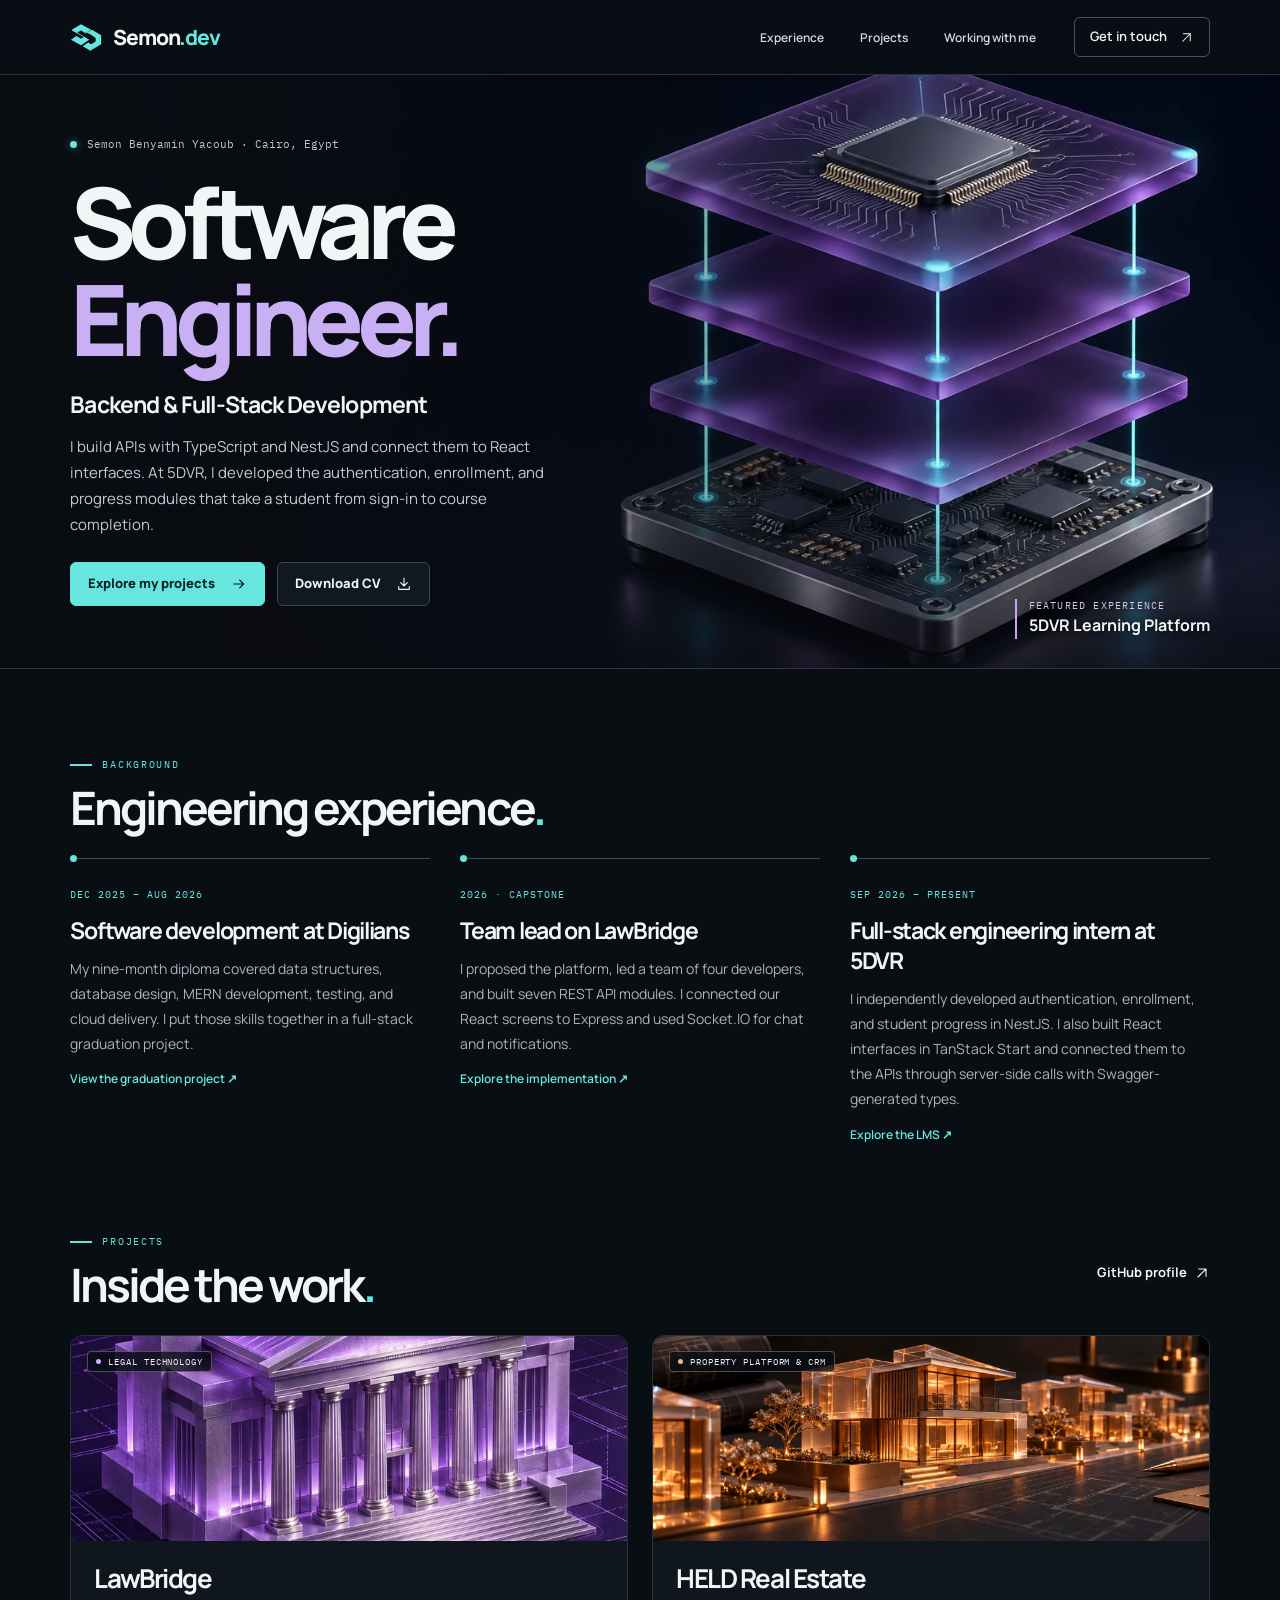
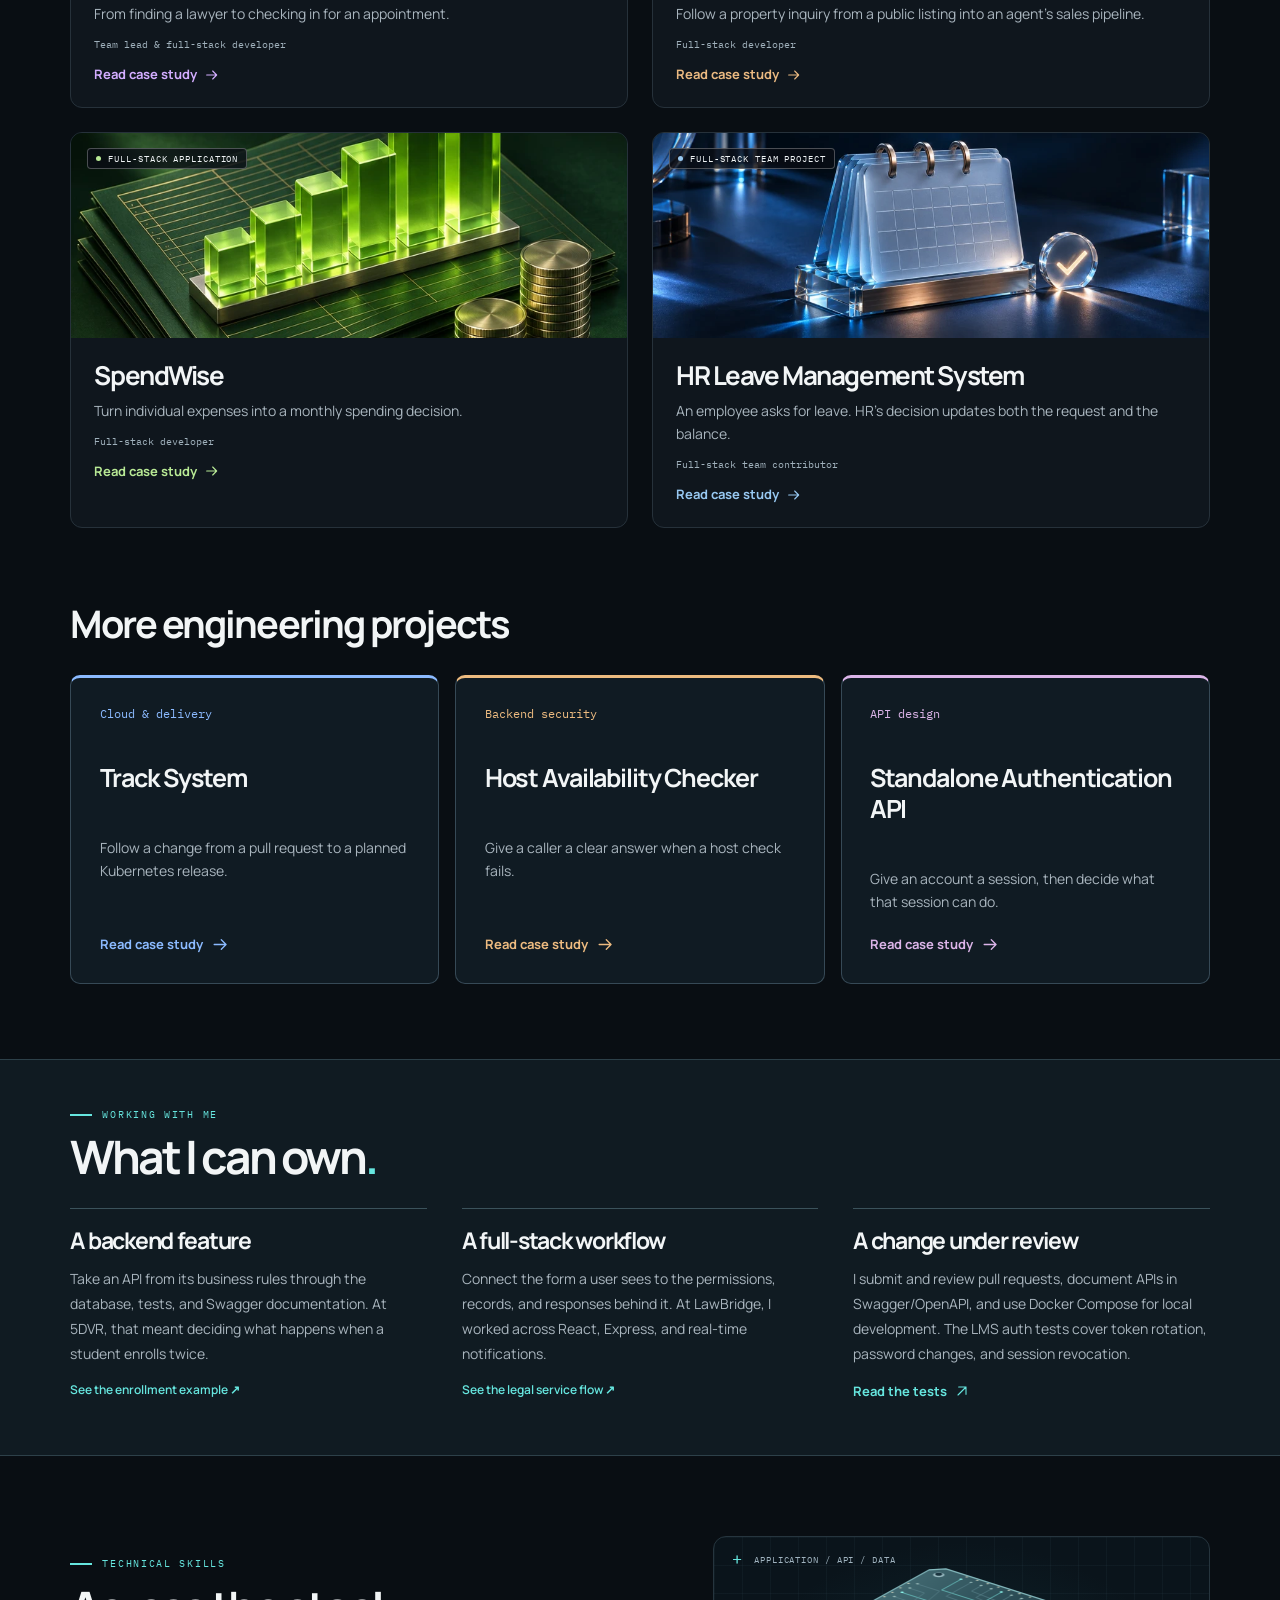
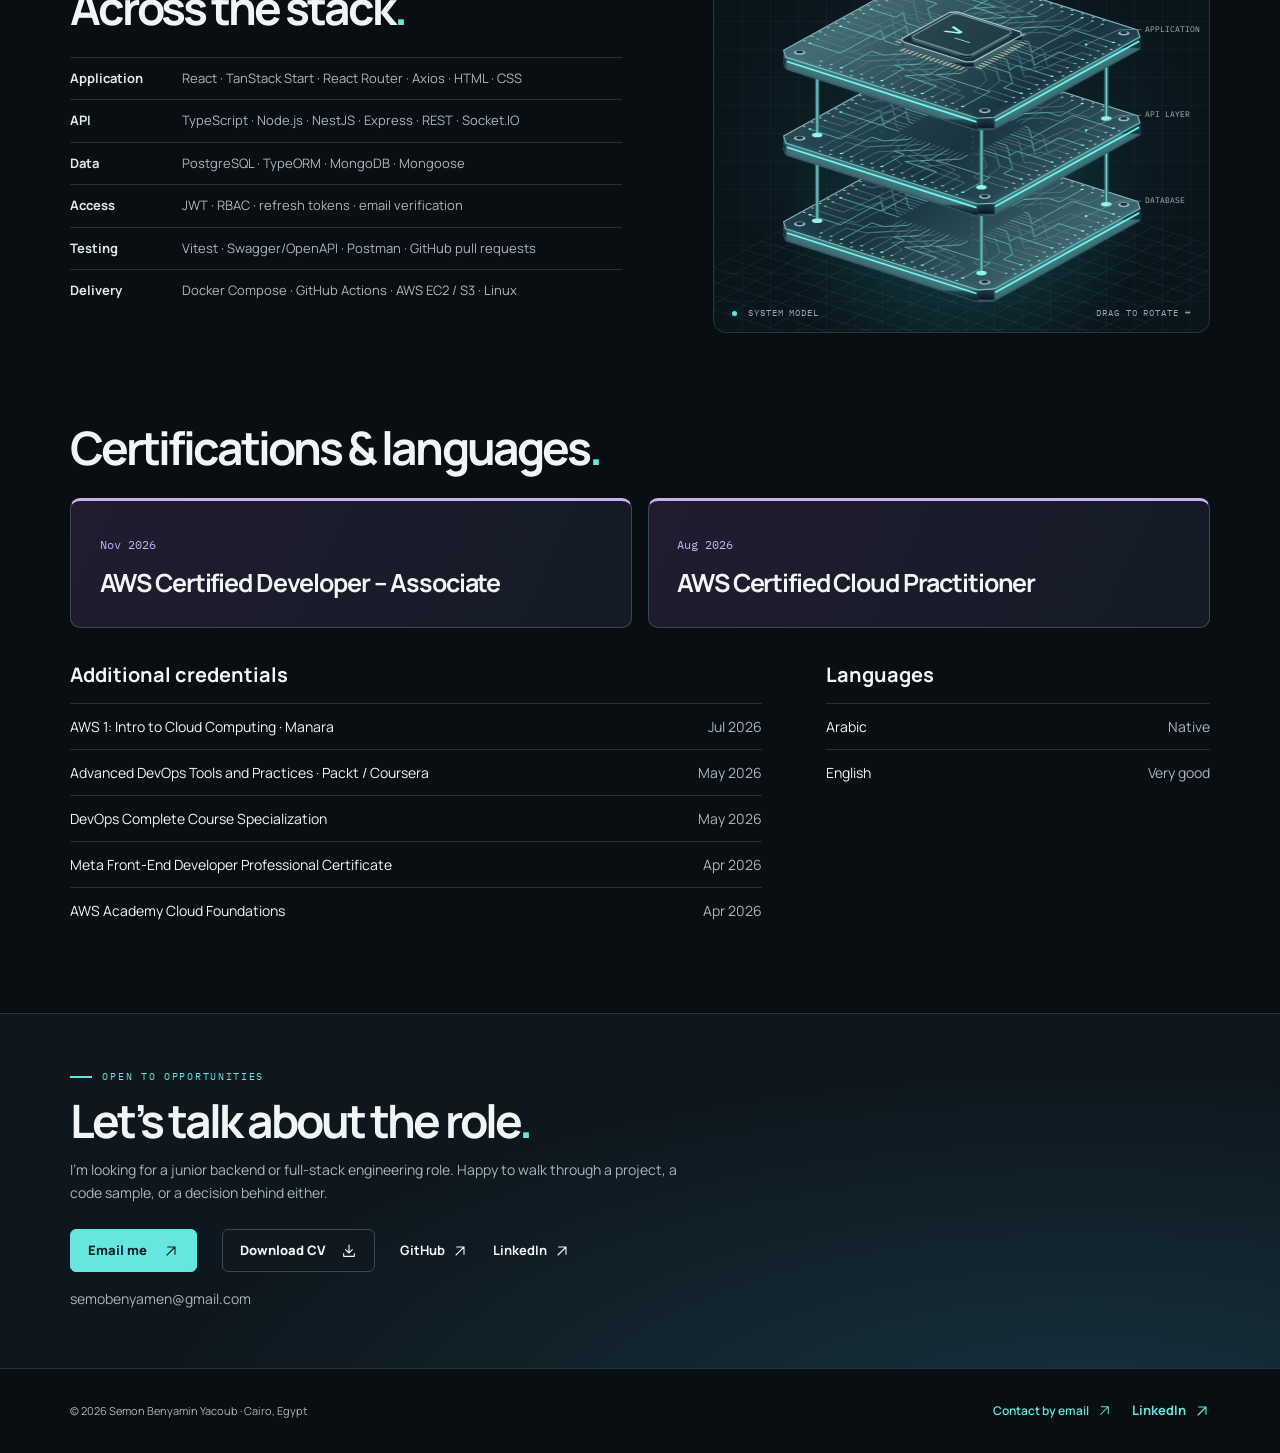
<file: index.html>
<!doctype html><html lang="en"><head><meta charset="utf-8"><meta name="viewport" content="width=device-width,initial-scale=1"><meta name="theme-color" content="#090e13"><title>Semon Benyamin | Engineering Portfolio</title><meta name="description" content="Semon Benyamin is a junior software engineer building TypeScript APIs, React applications, and data-backed workflows. Explore projects and engineering experience."><meta property="og:title" content="Semon Benyamin | Engineering Portfolio"><meta property="og:description" content="Semon Benyamin is a junior software engineer building TypeScript APIs, React applications, and data-backed workflows. Explore projects and engineering experience."><link rel="icon" href="assets/mark.svg"><link rel="stylesheet" href="style.css"><link rel="stylesheet" href="editorial.css"><script defer src="stack.js"></script><script defer src="app.js"></script></head><body><svg xmlns="http://www.w3.org/2000/svg" class="defs" aria-hidden="true">
<symbol id="logo" viewBox="0 0 36 34"><path d="M2 9 12 3l11 6-6 4-5-3-4 2 13 8-9 6L1 20l6-4 5 3 3-2L2 10Z" fill="currentColor"/><path d="m24 9 10 6v10l-12 7-8-5 6-4 3 2 5-3v-4l-6-4-4-2Z" fill="currentColor"/></symbol>
<symbol id="arr" viewBox="0 0 24 24"><path d="M4 12h15m-6-6 6 6-6 6"/></symbol>
<symbol id="ne" viewBox="0 0 24 24"><path d="M6 18 18 6M7 6h11v11"/></symbol>
<symbol id="down" viewBox="0 0 24 24"><path d="M12 3v12m-5-5 5 5 5-5M4 16v4h16v-4"/></symbol>
<symbol id="pin" viewBox="0 0 24 24"><path d="M19 10c0 5-7 11-7 11S5 15 5 10a7 7 0 1 1 14 0Z"/><circle cx="12" cy="10" r="2"/></symbol>
<symbol id="gh" viewBox="0 0 24 24"><path fill="currentColor" stroke="none" d="M12 .9a11.1 11.1 0 0 0-3.5 21.7c.6.1.8-.2.8-.5v-2.2c-3.4.7-4.1-1.4-4.1-1.4-.5-1.3-1.3-1.6-1.3-1.6-1.1-.7.1-.7.1-.7 1.2.1 1.8 1.2 1.8 1.2 1 1.8 2.7 1.3 3.5 1 .1-.8.4-1.3.8-1.6-2.7-.3-5.5-1.3-5.5-6a4.8 4.8 0 0 1 1.2-3.3c-.1-.3-.5-1.6.1-3.2 0 0 1-.3 3.4 1.2a11.7 11.7 0 0 1 6.2 0c2.4-1.5 3.4-1.2 3.4-1.2.6 1.6.2 2.9.1 3.2a4.8 4.8 0 0 1 1.2 3.3c0 4.7-2.8 5.7-5.5 6 .5.4.8 1.1.8 2.2v3.1c0 .3.2.6.8.5A11.1 11.1 0 0 0 12 .9Z"/></symbol>
</svg><a class="skip" href="#content">Skip to content</a><header><div class="wrap nav"><a class="brand" href="index.html"><svg><use href="#logo"/></svg>Semon<span>.dev</span></a><nav aria-label="Main navigation"><a class="text-link" href="index.html#story">Experience</a><a class="text-link" href="index.html#work">Projects</a><a class="text-link" href="index.html#hiring">Working with me</a></nav><a class="nav-contact" href="index.html#contact">Get in touch <svg class="ic" aria-hidden="true"><use href="#ne"/></svg></a></div></header><main id="content"><section class="coverhero"><img class="cover-photo" src="assets/cover.webp" alt="Three layers of a computing stack connected above a circuit board"><div class="cover-shade"></div><div class="wrap cover-inner"><div class="hero-text"><div class="availability"><i></i> Semon Benyamin Yacoub · Cairo, Egypt</div><h1>Software<br><em>Engineer.</em></h1><h2>Backend &amp; Full-Stack Development</h2><p>I build APIs with TypeScript and NestJS and connect them to React interfaces. At 5DVR, I developed the authentication, enrollment, and progress modules that take a student from sign-in to course completion.</p><div class="actions"><a class="btn primary" href="#work">Explore my projects <svg class="ic" aria-hidden="true"><use href="#arr"/></svg></a><a class="btn secondary" href="assets/Semon-Benyamin-CV.pdf" download="Semon-Benyamin-CV.pdf">Download CV <svg class="ic" aria-hidden="true"><use href="#down"/></svg></a></div></div><a href="work/learning-platform.html" class="cover-credit"><span>FEATURED EXPERIENCE</span><b>5DVR Learning Platform</b></a></div></section>
<section id="story" class="wrap section"><div class="section-head"><div><div class="kicker"><span></span>BACKGROUND</div><h2>Engineering experience<span>.</span></h2></div></div><div class="timeline"><article><time>DEC 2025 – AUG 2026</time><h3>Software development at Digilians</h3><p>My nine-month diploma covered data structures, database design, MERN development, testing, and cloud delivery. I put those skills together in a full-stack graduation project.</p><a class="text-link" href="work/lawbridge.html">View the graduation project ↗</a></article><article><time>2026 · CAPSTONE</time><h3>Team lead on LawBridge</h3><p>I proposed the platform, led a team of four developers, and built seven REST API modules. I connected our React screens to Express and used Socket.IO for chat and notifications.</p><a class="text-link" href="work/lawbridge.html">Explore the implementation ↗</a></article><article><time>SEP 2026 – PRESENT</time><h3>Full-stack engineering intern at 5DVR</h3><p>I independently developed authentication, enrollment, and student progress in NestJS. I also built React interfaces in TanStack Start and connected them to the APIs through server-side calls with Swagger-generated types.</p><a class="text-link" href="work/learning-platform.html">Explore the LMS ↗</a></article></div></section>
<section id="work" class="wrap section"><div class="section-head"><div><div class="kicker"><span></span>PROJECTS</div><h2>Inside the work<span>.</span></h2></div><a class="source" href="https://github.com/semonbenyamen/" target="_blank" rel="noopener">GitHub profile <svg class="ic" aria-hidden="true"><use href="#ne"/></svg></a></div><div class="projects"><article class="project" data-kind="Legal technology" style="--tint:#d3adff"><div class="art"><img class="" src="assets/lawbridge.webp" alt="" loading="lazy"><span>LEGAL TECHNOLOGY</span></div><div class="project-body"><div class="card-heading"><h3>LawBridge</h3></div><p>From finding a lawyer to checking in for an appointment.</p><div class="card-meta">Team lead &amp; full-stack developer</div><a class="case-link" href="work/lawbridge.html">Read case study <svg class="ic" aria-hidden="true"><use href="#arr"/></svg></a></div></article><article class="project" data-kind="Property platform & CRM" style="--tint:#eab981"><div class="art"><img class="" src="assets/held.webp" alt="" loading="lazy"><span>PROPERTY PLATFORM & CRM</span></div><div class="project-body"><div class="card-heading"><h3>HELD Real Estate</h3></div><p>Follow a property inquiry from a public listing into an agent’s sales pipeline.</p><div class="card-meta">Full-stack developer</div><a class="case-link" href="work/held-real-estate.html">Read case study <svg class="ic" aria-hidden="true"><use href="#arr"/></svg></a></div></article><article class="project" data-kind="Full-stack application" style="--tint:#b8e995"><div class="art"><img class="" src="assets/spendwise.webp" alt="" loading="lazy"><span>FULL-STACK APPLICATION</span></div><div class="project-body"><div class="card-heading"><h3>SpendWise</h3></div><p>Turn individual expenses into a monthly spending decision.</p><div class="card-meta">Full-stack developer</div><a class="case-link" href="work/spendwise.html">Read case study <svg class="ic" aria-hidden="true"><use href="#arr"/></svg></a></div></article><article class="project" data-kind="Full-stack team project" style="--tint:#97c8f1"><div class="art"><img class="" src="assets/leave.webp" alt="" loading="lazy"><span>FULL-STACK TEAM PROJECT</span></div><div class="project-body"><div class="card-heading"><h3>HR Leave Management System</h3></div><p>An employee asks for leave. HR’s decision updates both the request and the balance.</p><div class="card-meta">Full-stack team contributor</div><a class="case-link" href="work/hr-leave-management.html">Read case study <svg class="ic" aria-hidden="true"><use href="#arr"/></svg></a></div></article></div><section class="more-work" aria-labelledby="more-work-title"><h3 id="more-work-title">More engineering projects</h3><div class="compact-grid"><a class="compact-project" href="work/track-system.html" style="--accent:#8bbaff"><small>Cloud &amp; delivery</small><h4>Track System</h4><p>Follow a change from a pull request to a planned Kubernetes release.</p><span>Read case study <svg class="ic" aria-hidden="true"><use href="#arr"/></svg></span></a><a class="compact-project" href="work/host-checker.html" style="--accent:#edbb80"><small>Backend security</small><h4>Host Availability Checker</h4><p>Give a caller a clear answer when a host check fails.</p><span>Read case study <svg class="ic" aria-hidden="true"><use href="#arr"/></svg></span></a><a class="compact-project" href="work/authentication-api.html" style="--accent:#dbb4e8"><small>API design</small><h4>Standalone Authentication API</h4><p>Give an account a session, then decide what that session can do.</p><span>Read case study <svg class="ic" aria-hidden="true"><use href="#arr"/></svg></span></a></div></section></section>
<section id="hiring" class="hiring"><div class="wrap"><div class="kicker"><span></span>WORKING WITH ME</div><div class="section-head"><h2>What I can own<span>.</span></h2></div><div class="hire-grid"><div><h3>A backend feature</h3><p>Take an API from its business rules through the database, tests, and Swagger documentation. At 5DVR, that meant deciding what happens when a student enrolls twice.</p><a class="text-link" href="work/learning-platform.html">See the enrollment example ↗</a></div><div><h3>A full-stack workflow</h3><p>Connect the form a user sees to the permissions, records, and responses behind it. At LawBridge, I worked across React, Express, and real-time notifications.</p><a class="text-link" href="work/lawbridge.html">See the legal service flow ↗</a></div><div><h3>A change under review</h3><p>I submit and review pull requests, document APIs in Swagger/OpenAPI, and use Docker Compose for local development. The LMS auth tests cover token rotation, password changes, and session revocation.</p><a class="source" href="https://github.com/semonbenyamen/lms-backend/blob/b33c5e151f7978aba4f8709cb5dd673ff0c257f8/src/auth/auth.service.spec.ts" target="_blank" rel="noopener">Read the tests <svg class="ic" aria-hidden="true"><use href="#ne"/></svg></a></div></div></div></section>
<section id="toolkit" class="wrap section toolkit-layout"><div><div class="kicker"><span></span>TECHNICAL SKILLS</div><h2>Across the stack<span>.</span></h2><div class="skill-list"><p><b>Application</b>React · TanStack Start · React Router · Axios · HTML · CSS</p><p><b>API</b>TypeScript · Node.js · NestJS · Express · REST · Socket.IO</p><p><b>Data</b>PostgreSQL · TypeORM · MongoDB · Mongoose</p><p><b>Access</b>JWT · RBAC · refresh tokens · email verification</p><p><b>Testing</b>Vitest · Swagger/OpenAPI · Postman · GitHub pull requests</p><p><b>Delivery</b>Docker Compose · GitHub Actions · AWS EC2 / S3 · Linux</p></div></div>
<figure class="stack"><div class="plot-head"><span class="cross">+</span> APPLICATION / API / DATA</div><canvas id="model" tabindex="0" aria-label="Rotate the system stack with the left and right arrow keys"></canvas><div class="plot-foot"><span><i></i> SYSTEM MODEL</span><span id="gesture">DRAG TO ROTATE ↔</span></div></figure></section>
<section id="qualifications" class="wrap section"><div class="section-head"><h2>Certifications &amp; languages<span>.</span></h2></div>
<div class="credential-pair">
<article><time datetime="2026-11">Nov 2026</time><h3>AWS Certified Developer – Associate</h3></article>
<article><time datetime="2026-08">Aug 2026</time><h3>AWS Certified Cloud Practitioner</h3></article>
</div><div class="qualifications-grid"><div><h3>Additional credentials</h3><ul class="credential-list">
<li><span>AWS 1: Intro to Cloud Computing · Manara</span><time datetime="2026-07">Jul 2026</time></li>
<li><span>Advanced DevOps Tools and Practices · Packt / Coursera</span><time datetime="2026-05">May 2026</time></li>
<li><span>DevOps Complete Course Specialization</span><time datetime="2026-05">May 2026</time></li>
<li><span>Meta Front-End Developer Professional Certificate</span><time datetime="2026-04">Apr 2026</time></li>
<li><span>AWS Academy Cloud Foundations</span><time datetime="2026-04">Apr 2026</time></li>
</ul></div><div><h3>Languages</h3><dl class="language-list"><div><dt>Arabic</dt><dd>Native</dd></div><div><dt>English</dt><dd>Very good</dd></div></dl></div></div></section>
<section class="contact" id="contact"><div class="wrap"><div class="kicker"><span></span>OPEN TO OPPORTUNITIES</div><h2>Let’s talk about the role<span>.</span></h2><p>I’m looking for a junior backend or full-stack engineering role. Happy to walk through a project, a code sample, or a decision behind either.</p><div class="actions"><a class="btn primary" href="mailto:semobenyamen@gmail.com">Email me <svg class="ic" aria-hidden="true"><use href="#ne"/></svg></a><a class="btn secondary" href="assets/Semon-Benyamin-CV.pdf" download="Semon-Benyamin-CV.pdf">Download CV <svg class="ic" aria-hidden="true"><use href="#down"/></svg></a><a class="source" href="https://github.com/semonbenyamen/" target="_blank" rel="noopener">GitHub <svg class="ic" aria-hidden="true"><use href="#ne"/></svg></a><a class="source" href="https://www.linkedin.com/in/semon-benyamin" target="_blank" rel="noopener">LinkedIn <svg class="ic" aria-hidden="true"><use href="#ne"/></svg></a></div><a class="email" href="mailto:semobenyamen@gmail.com">semobenyamen@gmail.com</a></div></section></main><footer class="wrap"><span>© 2026 Semon Benyamin Yacoub · Cairo, Egypt</span><div class="footer-links"><a class="text-link" href="mailto:semobenyamen@gmail.com">Contact by email <svg class="ic" aria-hidden="true"><use href="#ne"/></svg></a><a class="source" href="https://www.linkedin.com/in/semon-benyamin" target="_blank" rel="noopener">LinkedIn <svg class="ic" aria-hidden="true"><use href="#ne"/></svg></a></div></footer></body></html>
</file>
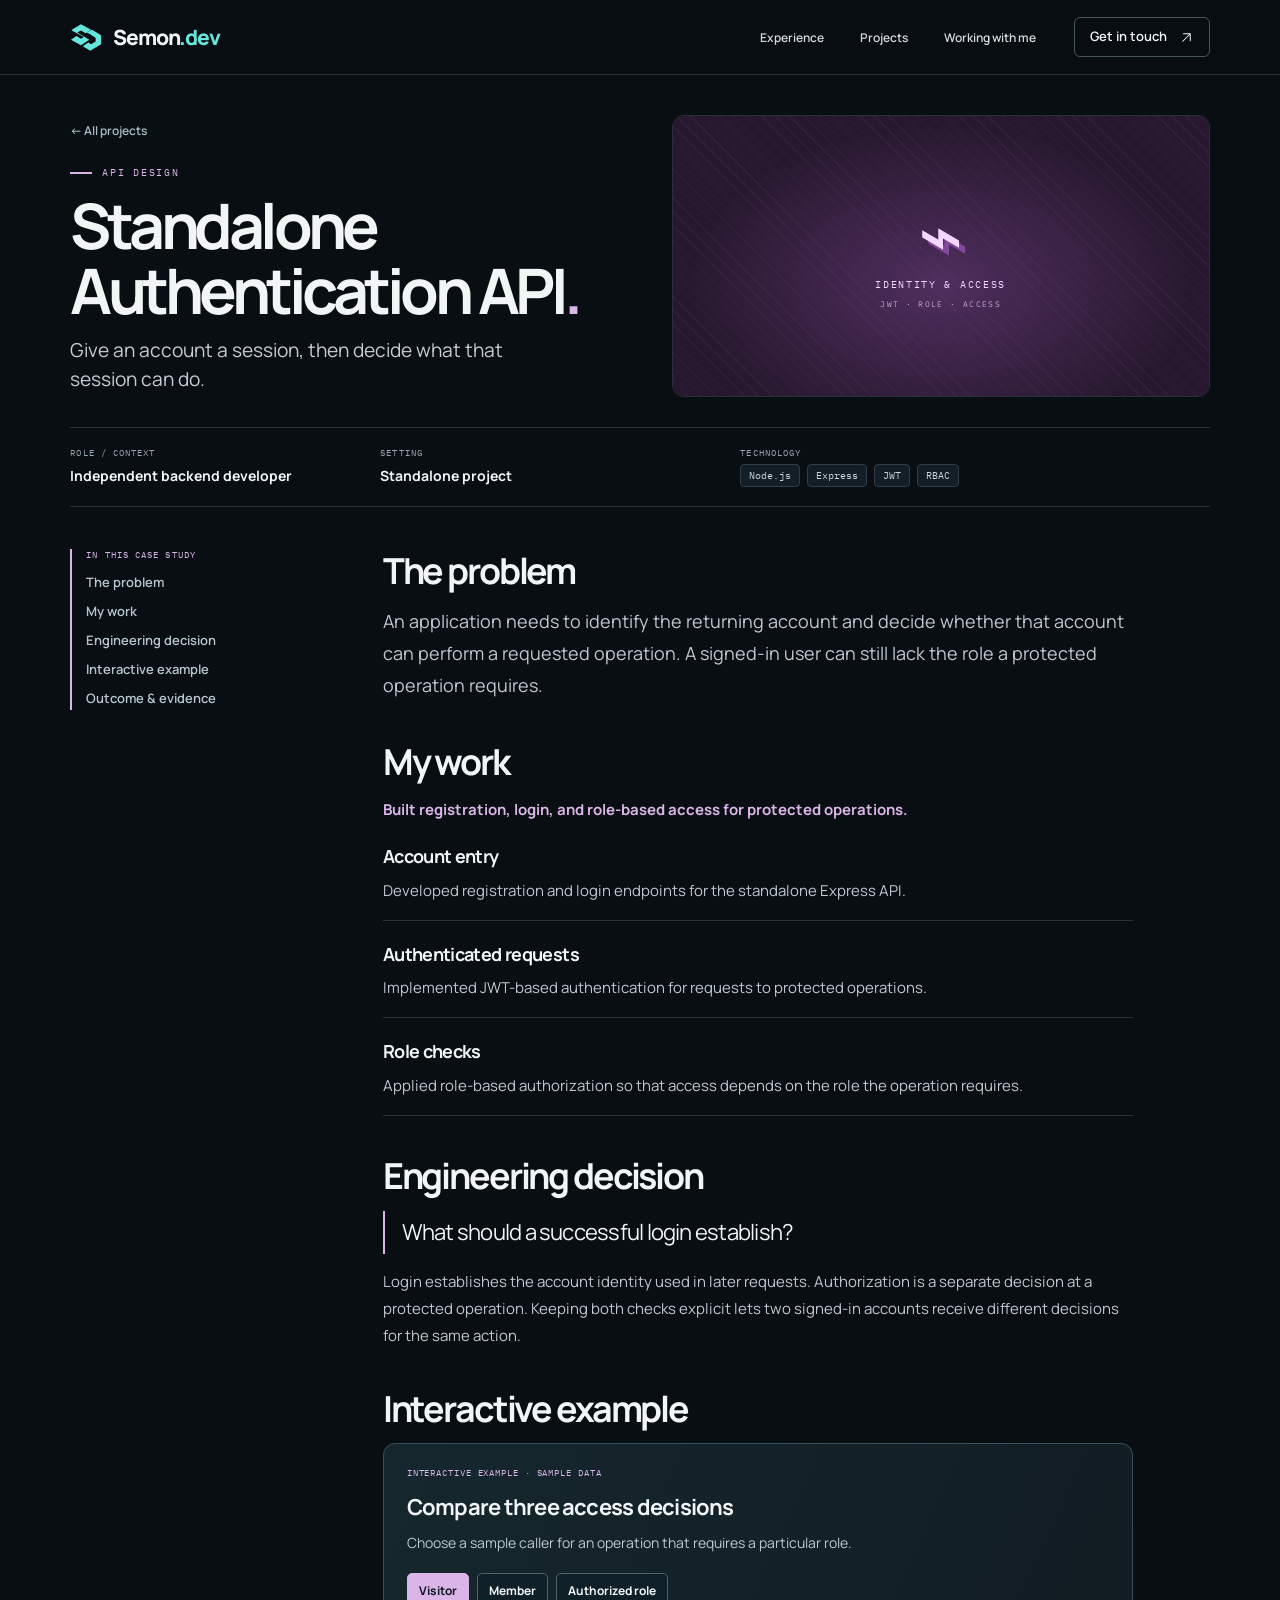
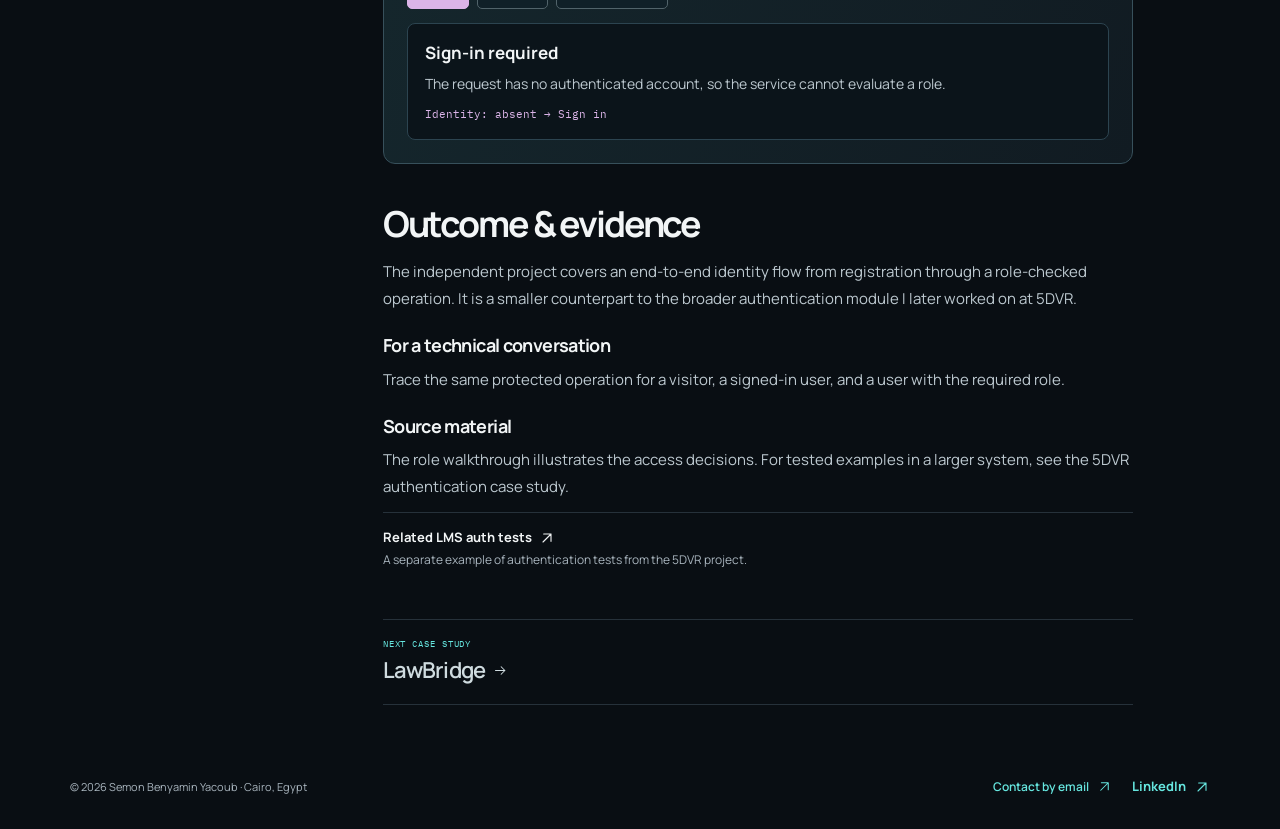
<file: work/authentication-api.html>
<!doctype html><html lang="en"><head><meta charset="utf-8"><meta name="viewport" content="width=device-width,initial-scale=1"><meta name="theme-color" content="#090e13"><title>Standalone Authentication API | Semon Benyamin</title><meta name="description" content="Give an account a session, then decide what that session can do."><meta property="og:title" content="Standalone Authentication API | Semon Benyamin"><meta property="og:description" content="Give an account a session, then decide what that session can do."><link rel="icon" href="../assets/mark.svg"><link rel="stylesheet" href="../style.css"><link rel="stylesheet" href="../editorial.css"><script defer src="../stack.js"></script><script defer src="../app.js"></script></head><body><svg xmlns="http://www.w3.org/2000/svg" class="defs" aria-hidden="true">
<symbol id="logo" viewBox="0 0 36 34"><path d="M2 9 12 3l11 6-6 4-5-3-4 2 13 8-9 6L1 20l6-4 5 3 3-2L2 10Z" fill="currentColor"/><path d="m24 9 10 6v10l-12 7-8-5 6-4 3 2 5-3v-4l-6-4-4-2Z" fill="currentColor"/></symbol>
<symbol id="arr" viewBox="0 0 24 24"><path d="M4 12h15m-6-6 6 6-6 6"/></symbol>
<symbol id="ne" viewBox="0 0 24 24"><path d="M6 18 18 6M7 6h11v11"/></symbol>
<symbol id="down" viewBox="0 0 24 24"><path d="M12 3v12m-5-5 5 5 5-5M4 16v4h16v-4"/></symbol>
<symbol id="pin" viewBox="0 0 24 24"><path d="M19 10c0 5-7 11-7 11S5 15 5 10a7 7 0 1 1 14 0Z"/><circle cx="12" cy="10" r="2"/></symbol>
<symbol id="gh" viewBox="0 0 24 24"><path fill="currentColor" stroke="none" d="M12 .9a11.1 11.1 0 0 0-3.5 21.7c.6.1.8-.2.8-.5v-2.2c-3.4.7-4.1-1.4-4.1-1.4-.5-1.3-1.3-1.6-1.3-1.6-1.1-.7.1-.7.1-.7 1.2.1 1.8 1.2 1.8 1.2 1 1.8 2.7 1.3 3.5 1 .1-.8.4-1.3.8-1.6-2.7-.3-5.5-1.3-5.5-6a4.8 4.8 0 0 1 1.2-3.3c-.1-.3-.5-1.6.1-3.2 0 0 1-.3 3.4 1.2a11.7 11.7 0 0 1 6.2 0c2.4-1.5 3.4-1.2 3.4-1.2.6 1.6.2 2.9.1 3.2a4.8 4.8 0 0 1 1.2 3.3c0 4.7-2.8 5.7-5.5 6 .5.4.8 1.1.8 2.2v3.1c0 .3.2.6.8.5A11.1 11.1 0 0 0 12 .9Z"/></symbol>
</svg><a class="skip" href="#content">Skip to content</a><header><div class="wrap nav"><a class="brand" href="../index.html"><svg><use href="#logo"/></svg>Semon<span>.dev</span></a><nav aria-label="Main navigation"><a class="text-link" href="../index.html#story">Experience</a><a class="text-link" href="../index.html#work">Projects</a><a class="text-link" href="../index.html#hiring">Working with me</a></nav><a class="nav-contact" href="../index.html#contact">Get in touch <svg class="ic" aria-hidden="true"><use href="#ne"/></svg></a></div></header><main id="content" style="--case:#dbb4e8"><section class="case-mast wrap"><div class="case-title"><a class="text-link" href="../index.html#work">← All projects</a><div class="kicker"><span></span>API DESIGN</div><h1>Standalone Authentication API<span>.</span></h1><p>Give an account a session, then decide what that session can do.</p></div><div class="case-visual"><div class="diagram-art identity " aria-hidden="true"><span class="keyart">⌁</span><small>IDENTITY &amp; ACCESS</small><b class="keyline">JWT · ROLE · ACCESS</b></div></div></section><div class="case-facts wrap"><div><small>ROLE / CONTEXT</small><strong>Independent backend developer</strong></div><div><small>SETTING</small><strong>Standalone project</strong></div><div><small>TECHNOLOGY</small><div class="tags"><span>Node.js</span><span>Express</span><span>JWT</span><span>RBAC</span></div></div></div>
<div class="wrap case-layout"><aside><strong>IN THIS CASE STUDY</strong><nav aria-label="Case study contents"><a class="text-link" href="#problem">The problem</a><a class="text-link" href="#ownership">My work</a><a class="text-link" href="#decision">Engineering decision</a><a class="text-link" href="#walkthrough">Interactive example</a><a class="text-link" href="#outcome">Outcome & evidence</a></nav></aside><article class="case-body"><section id="problem"><h2>The problem</h2><p class="lead">An application needs to identify the returning account and decide whether that account can perform a requested operation. A signed-in user can still lack the role a protected operation requires.</p></section><section id="ownership"><h2>My work</h2><p class="ownership">Built registration, login, and role-based access for protected operations.</p><div class="contribution"><h3>Account entry</h3><p>Developed registration and login endpoints for the standalone Express API.</p></div><div class="contribution"><h3>Authenticated requests</h3><p>Implemented JWT-based authentication for requests to protected operations.</p></div><div class="contribution"><h3>Role checks</h3><p>Applied role-based authorization so that access depends on the role the operation requires.</p></div></section><section id="decision"><h2>Engineering decision</h2><blockquote>What should a successful login establish?</blockquote><p>Login establishes the account identity used in later requests. Authorization is a separate decision at a protected operation. Keeping both checks explicit lets two signed-in accounts receive different decisions for the same action.</p></section><section id="walkthrough"><h2>Interactive example</h2><div class="lab" data-lab="scenes"><div class="lab-type">INTERACTIVE EXAMPLE · SAMPLE DATA</div><h3>Compare three access decisions</h3><p>Choose a sample caller for an operation that requires a particular role.</p><div class="pickers"><button type="button" class="pick" aria-pressed="true" data-scene="0">Visitor</button><button type="button" class="pick" aria-pressed="false" data-scene="1">Member</button><button type="button" class="pick" aria-pressed="false" data-scene="2">Authorized role</button></div><div aria-live="polite"><div class="scene" data-pane="0" ><strong>Sign-in required</strong><p>The request has no authenticated account, so the service cannot evaluate a role.</p><code>Identity: absent → Sign in</code></div><div class="scene" data-pane="1" hidden><strong>Permission required</strong><p>The identity check passes. The role on this sample account does not grant access to this operation.</p><code>Identity: known → Role check: denied</code></div><div class="scene" data-pane="2" hidden><strong>Operation available</strong><p>The identity is established and the account has the role required for this operation.</p><code>Identity: known → Role check: allowed</code></div></div></div></section><section id="outcome"><h2>Outcome &amp; evidence</h2><p>The independent project covers an end-to-end identity flow from registration through a role-checked operation. It is a smaller counterpart to the broader authentication module I later worked on at 5DVR.</p><h3>For a technical conversation</h3><p>Trace the same protected operation for a visitor, a signed-in user, and a user with the required role.</p><h3>Source material</h3><p>The role walkthrough illustrates the access decisions. For tested examples in a larger system, see the 5DVR authentication case study.</p><ul class="sources"><li><a class="source" href="https://github.com/semonbenyamen/lms-backend/blob/b33c5e151f7978aba4f8709cb5dd673ff0c257f8/src/auth/auth.service.spec.ts" target="_blank" rel="noopener">Related LMS auth tests <svg class="ic" aria-hidden="true"><use href="#ne"/></svg></a><span>A separate example of authentication tests from the 5DVR project.</span></li></ul></section><div class="next-case"><span>NEXT CASE STUDY</span><a class="text-link" href="lawbridge.html">LawBridge <svg class="ic" aria-hidden="true"><use href="#arr"/></svg></a></div></article></div></main><footer class="wrap"><span>© 2026 Semon Benyamin Yacoub · Cairo, Egypt</span><div class="footer-links"><a class="text-link" href="mailto:semobenyamen@gmail.com">Contact by email <svg class="ic" aria-hidden="true"><use href="#ne"/></svg></a><a class="source" href="https://www.linkedin.com/in/semon-benyamin" target="_blank" rel="noopener">LinkedIn <svg class="ic" aria-hidden="true"><use href="#ne"/></svg></a></div></footer></body></html>
</file>
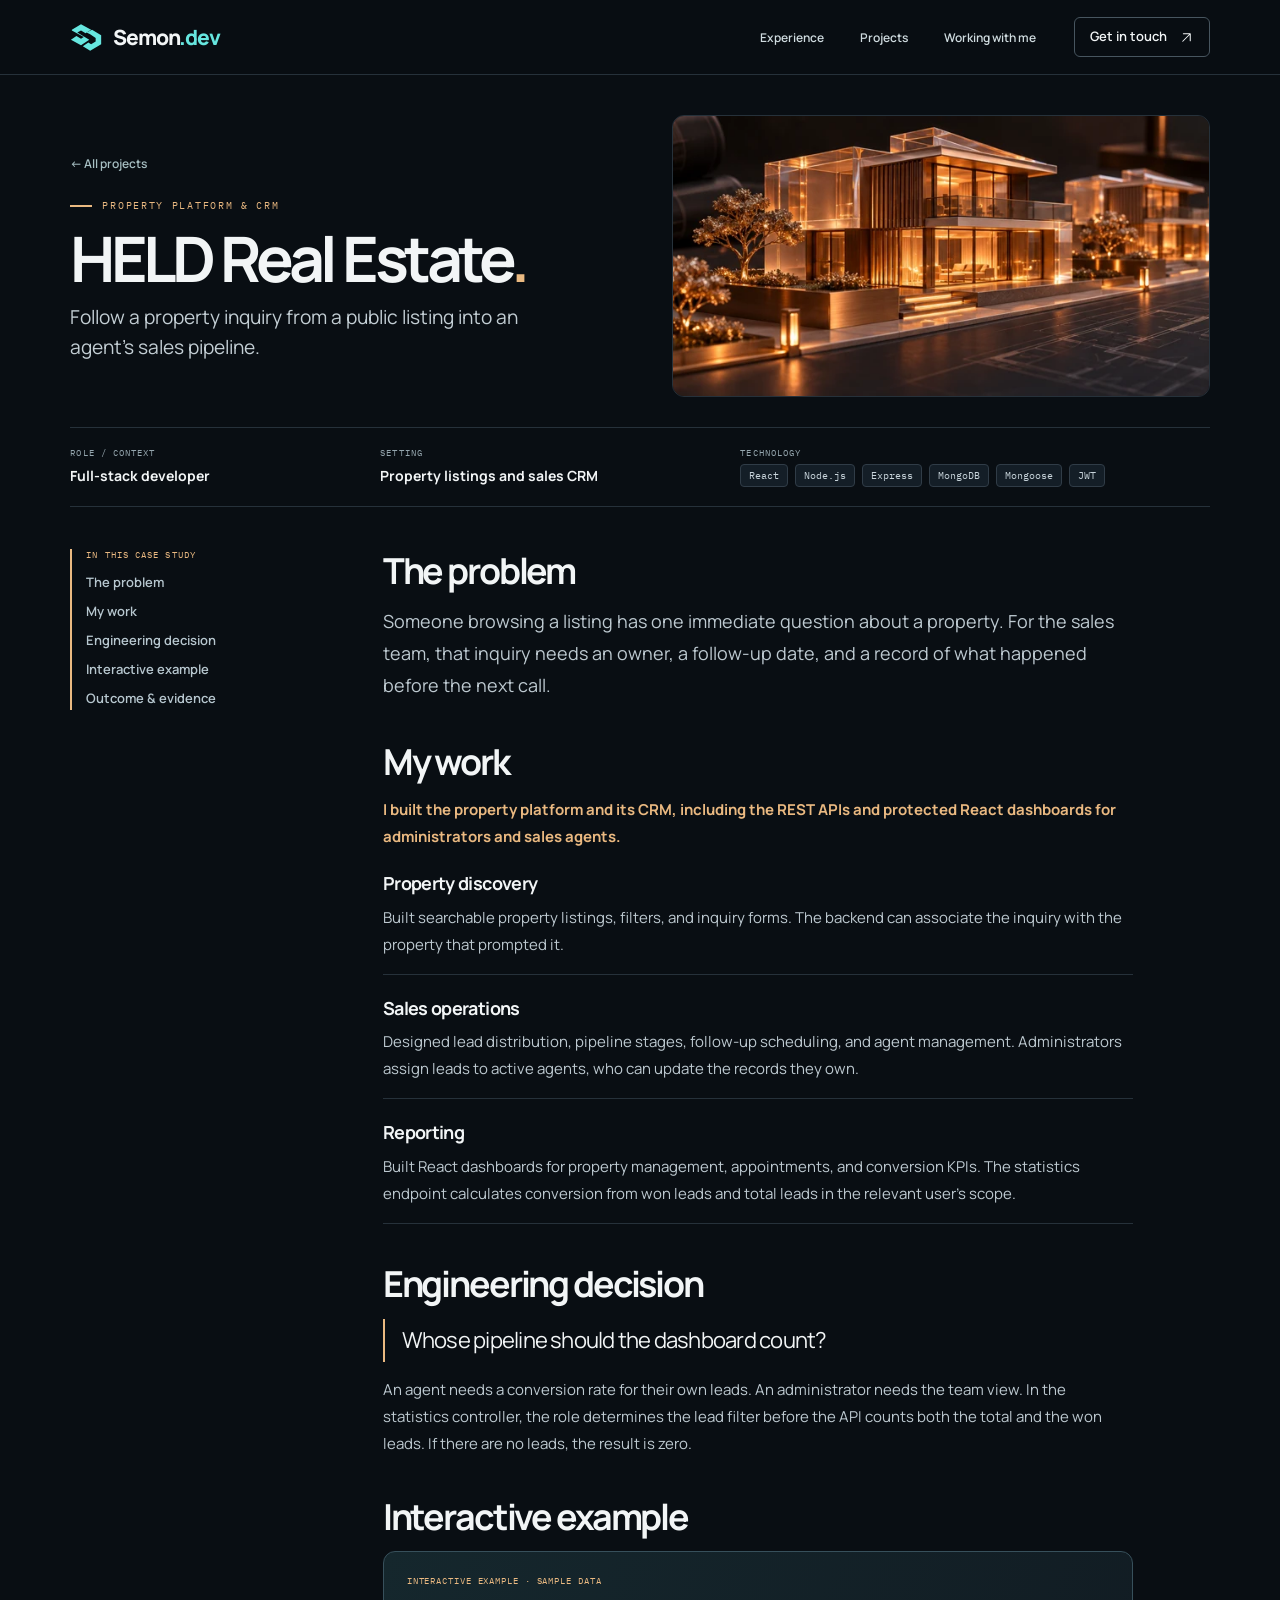
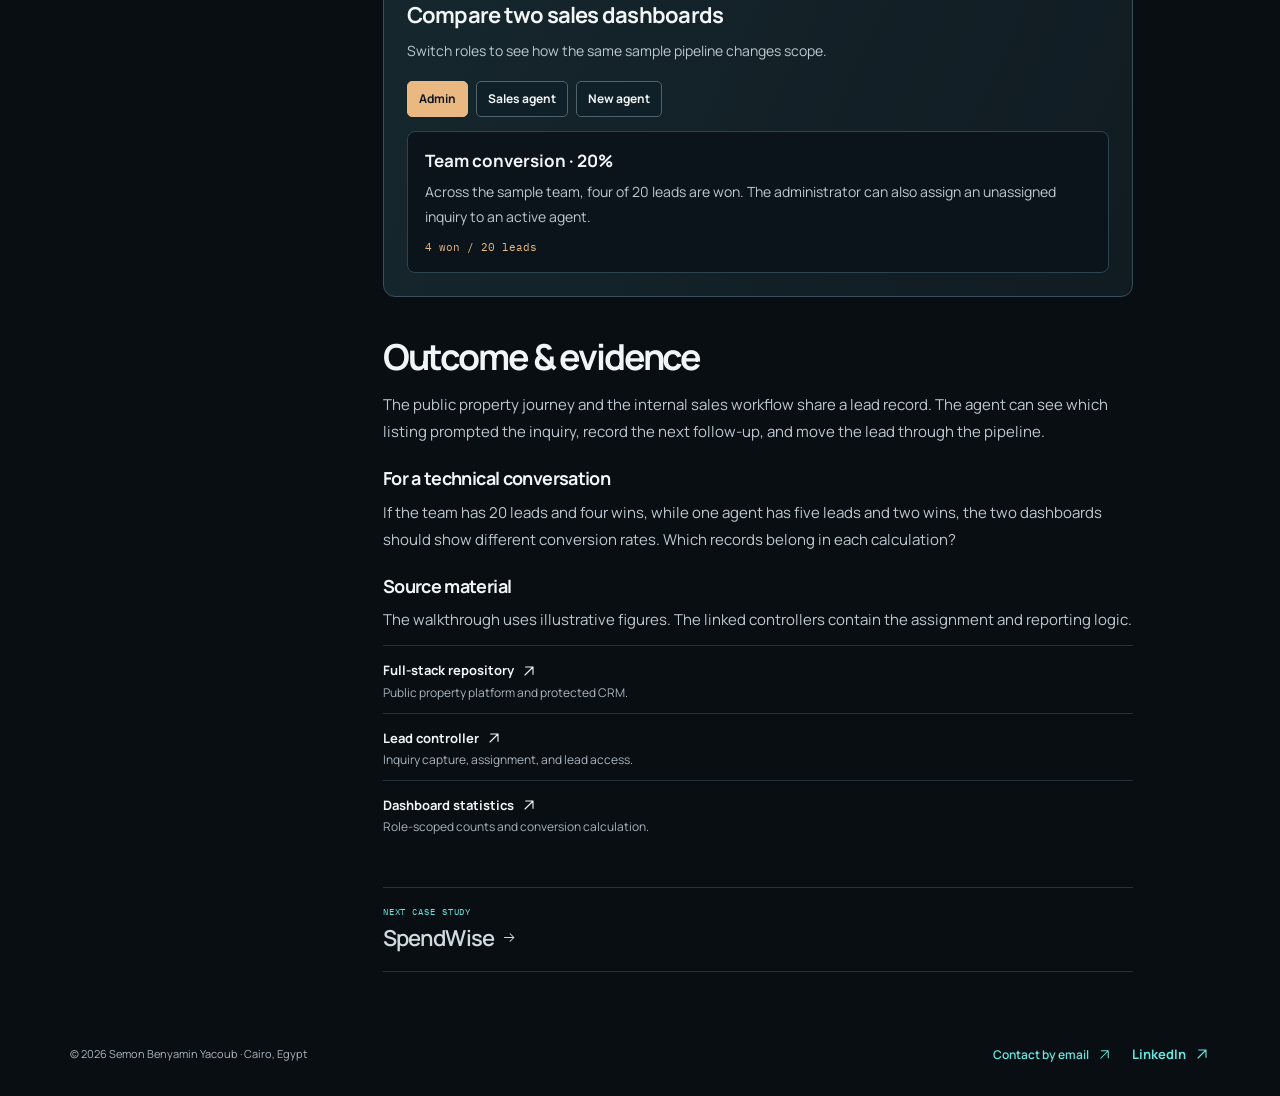
<file: work/held-real-estate.html>
<!doctype html><html lang="en"><head><meta charset="utf-8"><meta name="viewport" content="width=device-width,initial-scale=1"><meta name="theme-color" content="#090e13"><title>HELD Real Estate | Semon Benyamin</title><meta name="description" content="Follow a property inquiry from a public listing into an agent’s sales pipeline."><meta property="og:title" content="HELD Real Estate | Semon Benyamin"><meta property="og:description" content="Follow a property inquiry from a public listing into an agent’s sales pipeline."><link rel="icon" href="../assets/mark.svg"><link rel="stylesheet" href="../style.css"><link rel="stylesheet" href="../editorial.css"><script defer src="../stack.js"></script><script defer src="../app.js"></script></head><body><svg xmlns="http://www.w3.org/2000/svg" class="defs" aria-hidden="true">
<symbol id="logo" viewBox="0 0 36 34"><path d="M2 9 12 3l11 6-6 4-5-3-4 2 13 8-9 6L1 20l6-4 5 3 3-2L2 10Z" fill="currentColor"/><path d="m24 9 10 6v10l-12 7-8-5 6-4 3 2 5-3v-4l-6-4-4-2Z" fill="currentColor"/></symbol>
<symbol id="arr" viewBox="0 0 24 24"><path d="M4 12h15m-6-6 6 6-6 6"/></symbol>
<symbol id="ne" viewBox="0 0 24 24"><path d="M6 18 18 6M7 6h11v11"/></symbol>
<symbol id="down" viewBox="0 0 24 24"><path d="M12 3v12m-5-5 5 5 5-5M4 16v4h16v-4"/></symbol>
<symbol id="pin" viewBox="0 0 24 24"><path d="M19 10c0 5-7 11-7 11S5 15 5 10a7 7 0 1 1 14 0Z"/><circle cx="12" cy="10" r="2"/></symbol>
<symbol id="gh" viewBox="0 0 24 24"><path fill="currentColor" stroke="none" d="M12 .9a11.1 11.1 0 0 0-3.5 21.7c.6.1.8-.2.8-.5v-2.2c-3.4.7-4.1-1.4-4.1-1.4-.5-1.3-1.3-1.6-1.3-1.6-1.1-.7.1-.7.1-.7 1.2.1 1.8 1.2 1.8 1.2 1 1.8 2.7 1.3 3.5 1 .1-.8.4-1.3.8-1.6-2.7-.3-5.5-1.3-5.5-6a4.8 4.8 0 0 1 1.2-3.3c-.1-.3-.5-1.6.1-3.2 0 0 1-.3 3.4 1.2a11.7 11.7 0 0 1 6.2 0c2.4-1.5 3.4-1.2 3.4-1.2.6 1.6.2 2.9.1 3.2a4.8 4.8 0 0 1 1.2 3.3c0 4.7-2.8 5.7-5.5 6 .5.4.8 1.1.8 2.2v3.1c0 .3.2.6.8.5A11.1 11.1 0 0 0 12 .9Z"/></symbol>
</svg><a class="skip" href="#content">Skip to content</a><header><div class="wrap nav"><a class="brand" href="../index.html"><svg><use href="#logo"/></svg>Semon<span>.dev</span></a><nav aria-label="Main navigation"><a class="text-link" href="../index.html#story">Experience</a><a class="text-link" href="../index.html#work">Projects</a><a class="text-link" href="../index.html#hiring">Working with me</a></nav><a class="nav-contact" href="../index.html#contact">Get in touch <svg class="ic" aria-hidden="true"><use href="#ne"/></svg></a></div></header><main id="content" style="--case:#eab981"><section class="case-mast wrap"><div class="case-title"><a class="text-link" href="../index.html#work">← All projects</a><div class="kicker"><span></span>PROPERTY PLATFORM & CRM</div><h1>HELD Real Estate<span>.</span></h1><p>Follow a property inquiry from a public listing into an agent’s sales pipeline.</p></div><div class="case-visual"><img class="" src="../assets/held.webp" alt="" loading="lazy"></div></section><div class="case-facts wrap"><div><small>ROLE / CONTEXT</small><strong>Full-stack developer</strong></div><div><small>SETTING</small><strong>Property listings and sales CRM</strong></div><div><small>TECHNOLOGY</small><div class="tags"><span>React</span><span>Node.js</span><span>Express</span><span>MongoDB</span><span>Mongoose</span><span>JWT</span></div></div></div>
<div class="wrap case-layout"><aside><strong>IN THIS CASE STUDY</strong><nav aria-label="Case study contents"><a class="text-link" href="#problem">The problem</a><a class="text-link" href="#ownership">My work</a><a class="text-link" href="#decision">Engineering decision</a><a class="text-link" href="#walkthrough">Interactive example</a><a class="text-link" href="#outcome">Outcome & evidence</a></nav></aside><article class="case-body"><section id="problem"><h2>The problem</h2><p class="lead">Someone browsing a listing has one immediate question about a property. For the sales team, that inquiry needs an owner, a follow-up date, and a record of what happened before the next call.</p></section><section id="ownership"><h2>My work</h2><p class="ownership">I built the property platform and its CRM, including the REST APIs and protected React dashboards for administrators and sales agents.</p><div class="contribution"><h3>Property discovery</h3><p>Built searchable property listings, filters, and inquiry forms. The backend can associate the inquiry with the property that prompted it.</p></div><div class="contribution"><h3>Sales operations</h3><p>Designed lead distribution, pipeline stages, follow-up scheduling, and agent management. Administrators assign leads to active agents, who can update the records they own.</p></div><div class="contribution"><h3>Reporting</h3><p>Built React dashboards for property management, appointments, and conversion KPIs. The statistics endpoint calculates conversion from won leads and total leads in the relevant user’s scope.</p></div></section><section id="decision"><h2>Engineering decision</h2><blockquote>Whose pipeline should the dashboard count?</blockquote><p>An agent needs a conversion rate for their own leads. An administrator needs the team view. In the statistics controller, the role determines the lead filter before the API counts both the total and the won leads. If there are no leads, the result is zero.</p></section><section id="walkthrough"><h2>Interactive example</h2><div class="lab" data-lab="scenes"><div class="lab-type">INTERACTIVE EXAMPLE · SAMPLE DATA</div><h3>Compare two sales dashboards</h3><p>Switch roles to see how the same sample pipeline changes scope.</p><div class="pickers"><button type="button" class="pick" aria-pressed="true" data-scene="0">Admin</button><button type="button" class="pick" aria-pressed="false" data-scene="1">Sales agent</button><button type="button" class="pick" aria-pressed="false" data-scene="2">New agent</button></div><div aria-live="polite"><div class="scene" data-pane="0" ><strong>Team conversion · 20%</strong><p>Across the sample team, four of 20 leads are won. The administrator can also assign an unassigned inquiry to an active agent.</p><code>4 won / 20 leads</code></div><div class="scene" data-pane="1" hidden><strong>Personal conversion · 40%</strong><p>The sample agent owns five of the team’s leads and has won two. Only assigned leads enter this calculation.</p><code>2 won / 5 assigned leads</code></div><div class="scene" data-pane="2" hidden><strong>Empty pipeline · 0%</strong><p>A new agent with no assigned leads sees zero conversion until their first lead arrives.</p><code>0 leads · 0% conversion</code></div></div></div></section><section id="outcome"><h2>Outcome &amp; evidence</h2><p>The public property journey and the internal sales workflow share a lead record. The agent can see which listing prompted the inquiry, record the next follow-up, and move the lead through the pipeline.</p><h3>For a technical conversation</h3><p>If the team has 20 leads and four wins, while one agent has five leads and two wins, the two dashboards should show different conversion rates. Which records belong in each calculation?</p><h3>Source material</h3><p>The walkthrough uses illustrative figures. The linked controllers contain the assignment and reporting logic.</p><ul class="sources"><li><a class="source" href="https://github.com/semonbenyamen/HELD-Project" target="_blank" rel="noopener">Full-stack repository <svg class="ic" aria-hidden="true"><use href="#ne"/></svg></a><span>Public property platform and protected CRM.</span></li><li><a class="source" href="https://github.com/semonbenyamen/HELD-Project/blob/bf6d28ae1ba32ae5d86d592c7ed24170a2e044fe/backend/src/controllers/leadController.js" target="_blank" rel="noopener">Lead controller <svg class="ic" aria-hidden="true"><use href="#ne"/></svg></a><span>Inquiry capture, assignment, and lead access.</span></li><li><a class="source" href="https://github.com/semonbenyamen/HELD-Project/blob/bf6d28ae1ba32ae5d86d592c7ed24170a2e044fe/backend/src/controllers/statsController.js" target="_blank" rel="noopener">Dashboard statistics <svg class="ic" aria-hidden="true"><use href="#ne"/></svg></a><span>Role-scoped counts and conversion calculation.</span></li></ul></section><div class="next-case"><span>NEXT CASE STUDY</span><a class="text-link" href="spendwise.html">SpendWise <svg class="ic" aria-hidden="true"><use href="#arr"/></svg></a></div></article></div></main><footer class="wrap"><span>© 2026 Semon Benyamin Yacoub · Cairo, Egypt</span><div class="footer-links"><a class="text-link" href="mailto:semobenyamen@gmail.com">Contact by email <svg class="ic" aria-hidden="true"><use href="#ne"/></svg></a><a class="source" href="https://www.linkedin.com/in/semon-benyamin" target="_blank" rel="noopener">LinkedIn <svg class="ic" aria-hidden="true"><use href="#ne"/></svg></a></div></footer></body></html>
</file>
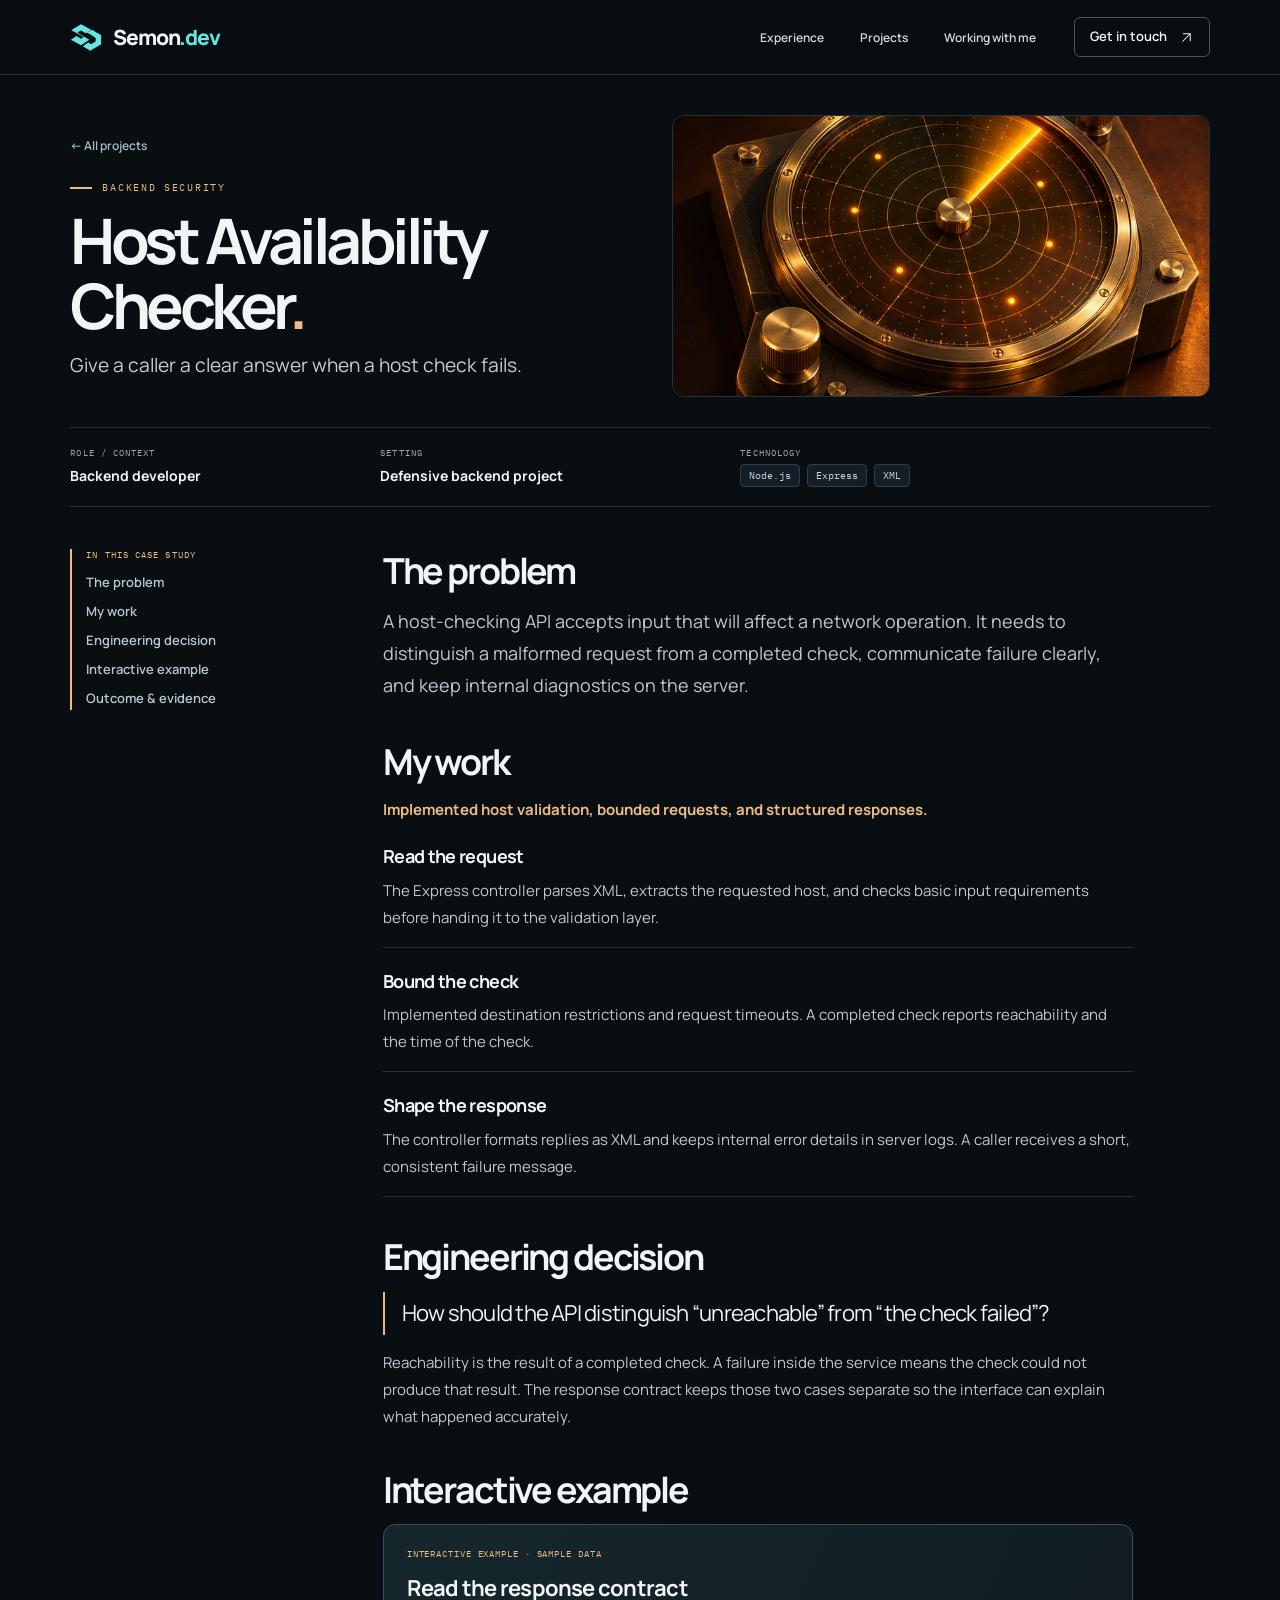
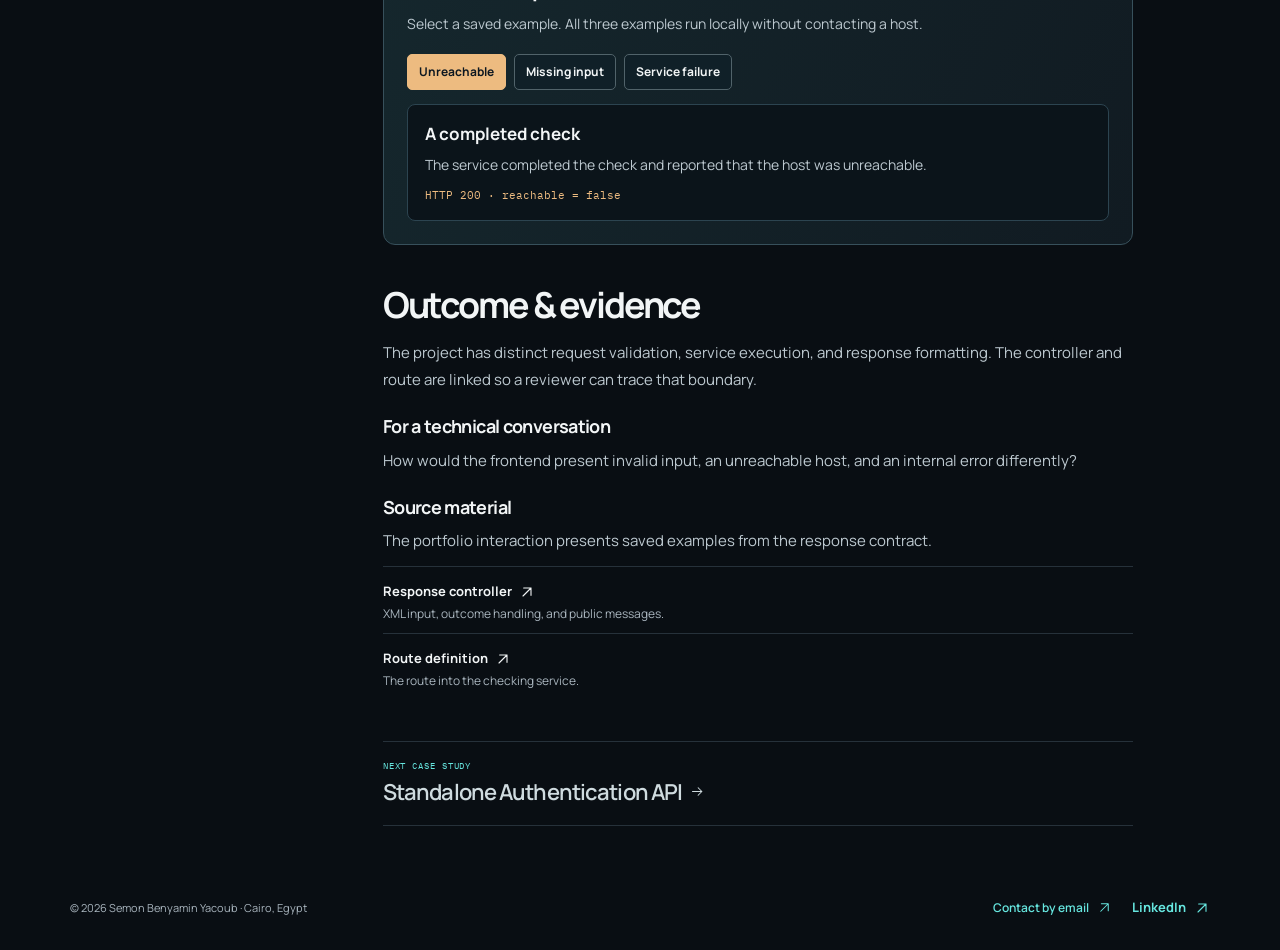
<file: work/host-checker.html>
<!doctype html><html lang="en"><head><meta charset="utf-8"><meta name="viewport" content="width=device-width,initial-scale=1"><meta name="theme-color" content="#090e13"><title>Host Availability Checker | Semon Benyamin</title><meta name="description" content="Give a caller a clear answer when a host check fails."><meta property="og:title" content="Host Availability Checker | Semon Benyamin"><meta property="og:description" content="Give a caller a clear answer when a host check fails."><link rel="icon" href="../assets/mark.svg"><link rel="stylesheet" href="../style.css"><link rel="stylesheet" href="../editorial.css"><script defer src="../stack.js"></script><script defer src="../app.js"></script></head><body><svg xmlns="http://www.w3.org/2000/svg" class="defs" aria-hidden="true">
<symbol id="logo" viewBox="0 0 36 34"><path d="M2 9 12 3l11 6-6 4-5-3-4 2 13 8-9 6L1 20l6-4 5 3 3-2L2 10Z" fill="currentColor"/><path d="m24 9 10 6v10l-12 7-8-5 6-4 3 2 5-3v-4l-6-4-4-2Z" fill="currentColor"/></symbol>
<symbol id="arr" viewBox="0 0 24 24"><path d="M4 12h15m-6-6 6 6-6 6"/></symbol>
<symbol id="ne" viewBox="0 0 24 24"><path d="M6 18 18 6M7 6h11v11"/></symbol>
<symbol id="down" viewBox="0 0 24 24"><path d="M12 3v12m-5-5 5 5 5-5M4 16v4h16v-4"/></symbol>
<symbol id="pin" viewBox="0 0 24 24"><path d="M19 10c0 5-7 11-7 11S5 15 5 10a7 7 0 1 1 14 0Z"/><circle cx="12" cy="10" r="2"/></symbol>
<symbol id="gh" viewBox="0 0 24 24"><path fill="currentColor" stroke="none" d="M12 .9a11.1 11.1 0 0 0-3.5 21.7c.6.1.8-.2.8-.5v-2.2c-3.4.7-4.1-1.4-4.1-1.4-.5-1.3-1.3-1.6-1.3-1.6-1.1-.7.1-.7.1-.7 1.2.1 1.8 1.2 1.8 1.2 1 1.8 2.7 1.3 3.5 1 .1-.8.4-1.3.8-1.6-2.7-.3-5.5-1.3-5.5-6a4.8 4.8 0 0 1 1.2-3.3c-.1-.3-.5-1.6.1-3.2 0 0 1-.3 3.4 1.2a11.7 11.7 0 0 1 6.2 0c2.4-1.5 3.4-1.2 3.4-1.2.6 1.6.2 2.9.1 3.2a4.8 4.8 0 0 1 1.2 3.3c0 4.7-2.8 5.7-5.5 6 .5.4.8 1.1.8 2.2v3.1c0 .3.2.6.8.5A11.1 11.1 0 0 0 12 .9Z"/></symbol>
</svg><a class="skip" href="#content">Skip to content</a><header><div class="wrap nav"><a class="brand" href="../index.html"><svg><use href="#logo"/></svg>Semon<span>.dev</span></a><nav aria-label="Main navigation"><a class="text-link" href="../index.html#story">Experience</a><a class="text-link" href="../index.html#work">Projects</a><a class="text-link" href="../index.html#hiring">Working with me</a></nav><a class="nav-contact" href="../index.html#contact">Get in touch <svg class="ic" aria-hidden="true"><use href="#ne"/></svg></a></div></header><main id="content" style="--case:#edbb80"><section class="case-mast wrap"><div class="case-title"><a class="text-link" href="../index.html#work">← All projects</a><div class="kicker"><span></span>BACKEND SECURITY</div><h1>Host Availability Checker<span>.</span></h1><p>Give a caller a clear answer when a host check fails.</p></div><div class="case-visual"><img class="" src="../assets/host.webp" alt="" loading="lazy"></div></section><div class="case-facts wrap"><div><small>ROLE / CONTEXT</small><strong>Backend developer</strong></div><div><small>SETTING</small><strong>Defensive backend project</strong></div><div><small>TECHNOLOGY</small><div class="tags"><span>Node.js</span><span>Express</span><span>XML</span></div></div></div>
<div class="wrap case-layout"><aside><strong>IN THIS CASE STUDY</strong><nav aria-label="Case study contents"><a class="text-link" href="#problem">The problem</a><a class="text-link" href="#ownership">My work</a><a class="text-link" href="#decision">Engineering decision</a><a class="text-link" href="#walkthrough">Interactive example</a><a class="text-link" href="#outcome">Outcome & evidence</a></nav></aside><article class="case-body"><section id="problem"><h2>The problem</h2><p class="lead">A host-checking API accepts input that will affect a network operation. It needs to distinguish a malformed request from a completed check, communicate failure clearly, and keep internal diagnostics on the server.</p></section><section id="ownership"><h2>My work</h2><p class="ownership">Implemented host validation, bounded requests, and structured responses.</p><div class="contribution"><h3>Read the request</h3><p>The Express controller parses XML, extracts the requested host, and checks basic input requirements before handing it to the validation layer.</p></div><div class="contribution"><h3>Bound the check</h3><p>Implemented destination restrictions and request timeouts. A completed check reports reachability and the time of the check.</p></div><div class="contribution"><h3>Shape the response</h3><p>The controller formats replies as XML and keeps internal error details in server logs. A caller receives a short, consistent failure message.</p></div></section><section id="decision"><h2>Engineering decision</h2><blockquote>How should the API distinguish “unreachable” from “the check failed”?</blockquote><p>Reachability is the result of a completed check. A failure inside the service means the check could not produce that result. The response contract keeps those two cases separate so the interface can explain what happened accurately.</p></section><section id="walkthrough"><h2>Interactive example</h2><div class="lab" data-lab="scenes"><div class="lab-type">INTERACTIVE EXAMPLE · SAMPLE DATA</div><h3>Read the response contract</h3><p>Select a saved example. All three examples run locally without contacting a host.</p><div class="pickers"><button type="button" class="pick" aria-pressed="true" data-scene="0">Unreachable</button><button type="button" class="pick" aria-pressed="false" data-scene="1">Missing input</button><button type="button" class="pick" aria-pressed="false" data-scene="2">Service failure</button></div><div aria-live="polite"><div class="scene" data-pane="0" ><strong>A completed check</strong><p>The service completed the check and reported that the host was unreachable.</p><code>HTTP 200 · reachable = false</code></div><div class="scene" data-pane="1" hidden><strong>An incomplete request</strong><p>A request without a host ends at validation. The caller receives a short explanation.</p><code>HTTP 400 · Host is required.</code></div><div class="scene" data-pane="2" hidden><strong>An internal failure</strong><p>The server keeps the technical detail in its logs and sends a generic response to the caller.</p><code>HTTP 500 · Unable to check host.</code></div></div></div></section><section id="outcome"><h2>Outcome &amp; evidence</h2><p>The project has distinct request validation, service execution, and response formatting. The controller and route are linked so a reviewer can trace that boundary.</p><h3>For a technical conversation</h3><p>How would the frontend present invalid input, an unreachable host, and an internal error differently?</p><h3>Source material</h3><p>The portfolio interaction presents saved examples from the response contract.</p><ul class="sources"><li><a class="source" href="https://github.com/semonbenyamen/PingSecurityAssignment-Digilians/blob/38b11cb7574e6a35cb78006219c6c75cbcfd09e2/controllers/pingController.js" target="_blank" rel="noopener">Response controller <svg class="ic" aria-hidden="true"><use href="#ne"/></svg></a><span>XML input, outcome handling, and public messages.</span></li><li><a class="source" href="https://github.com/semonbenyamen/PingSecurityAssignment-Digilians/blob/38b11cb7574e6a35cb78006219c6c75cbcfd09e2/routes/pingRoutes.js" target="_blank" rel="noopener">Route definition <svg class="ic" aria-hidden="true"><use href="#ne"/></svg></a><span>The route into the checking service.</span></li></ul></section><div class="next-case"><span>NEXT CASE STUDY</span><a class="text-link" href="authentication-api.html">Standalone Authentication API <svg class="ic" aria-hidden="true"><use href="#arr"/></svg></a></div></article></div></main><footer class="wrap"><span>© 2026 Semon Benyamin Yacoub · Cairo, Egypt</span><div class="footer-links"><a class="text-link" href="mailto:semobenyamen@gmail.com">Contact by email <svg class="ic" aria-hidden="true"><use href="#ne"/></svg></a><a class="source" href="https://www.linkedin.com/in/semon-benyamin" target="_blank" rel="noopener">LinkedIn <svg class="ic" aria-hidden="true"><use href="#ne"/></svg></a></div></footer></body></html>
</file>
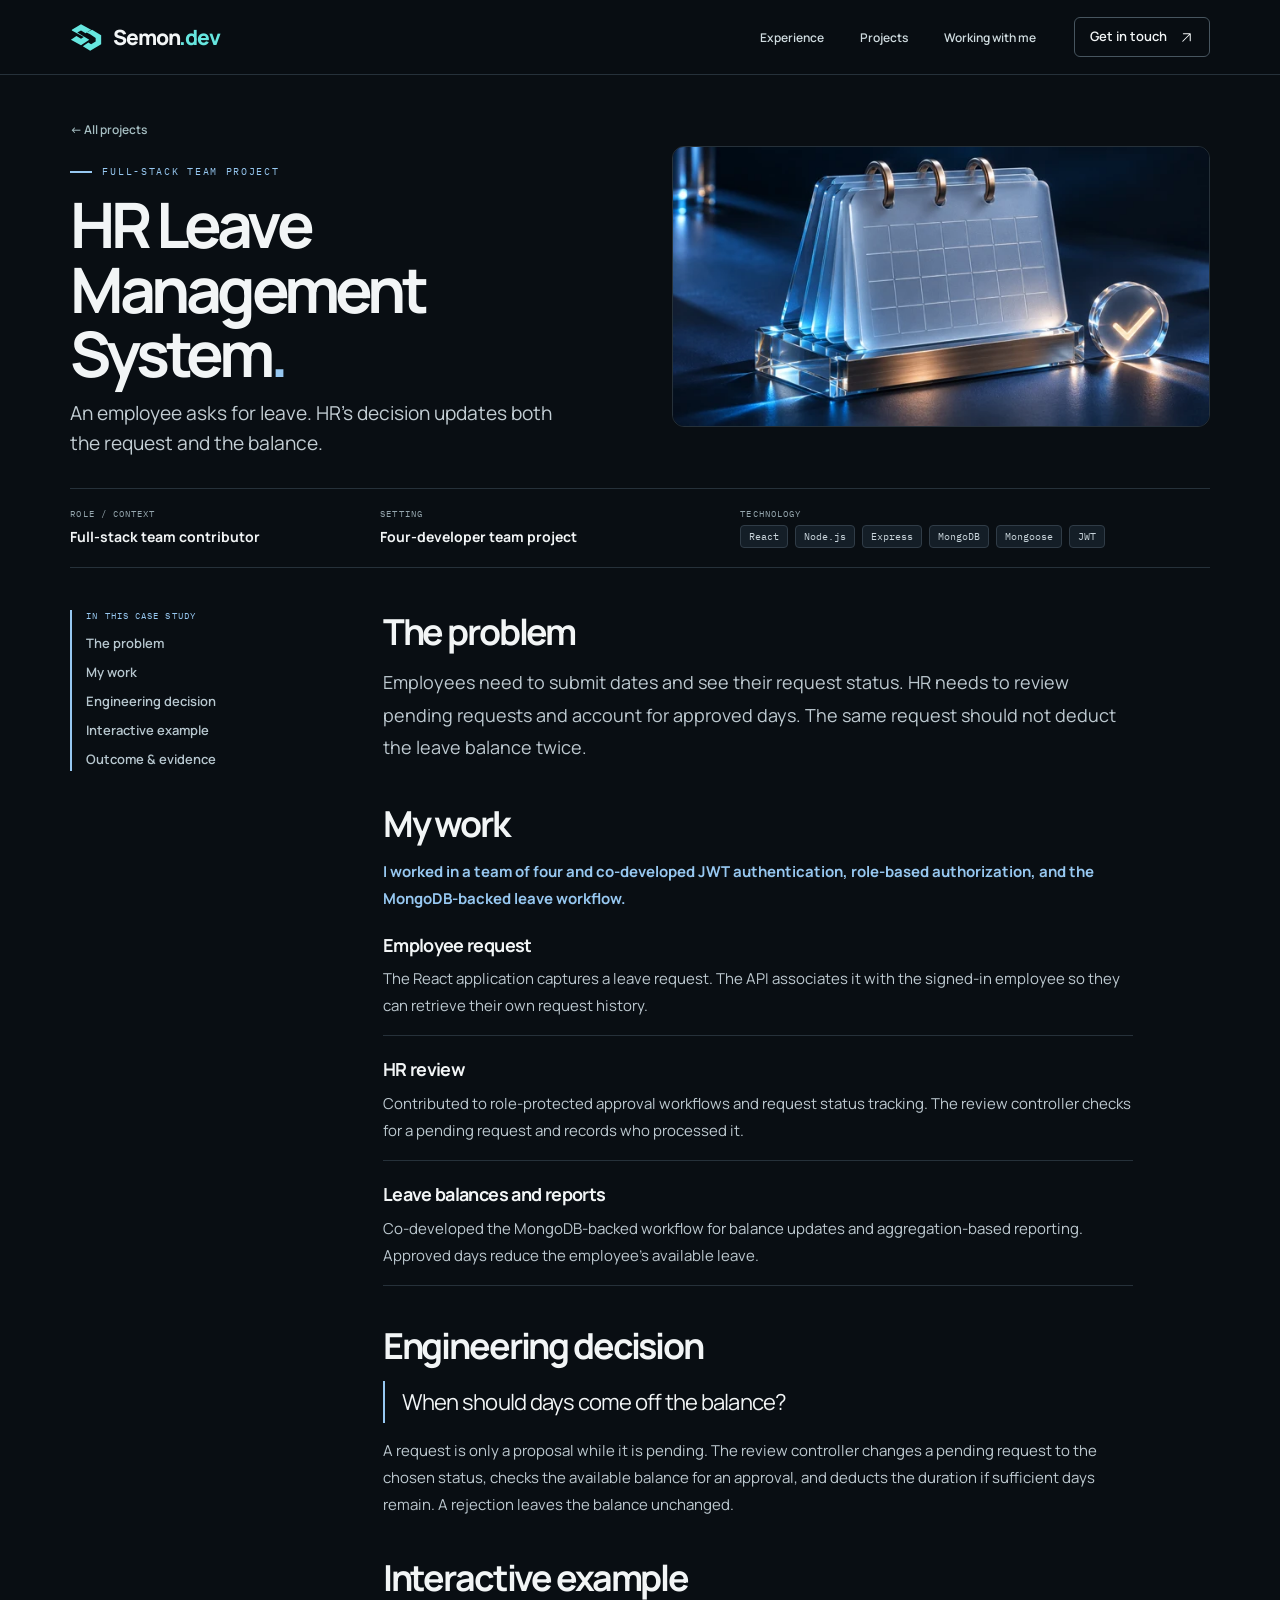
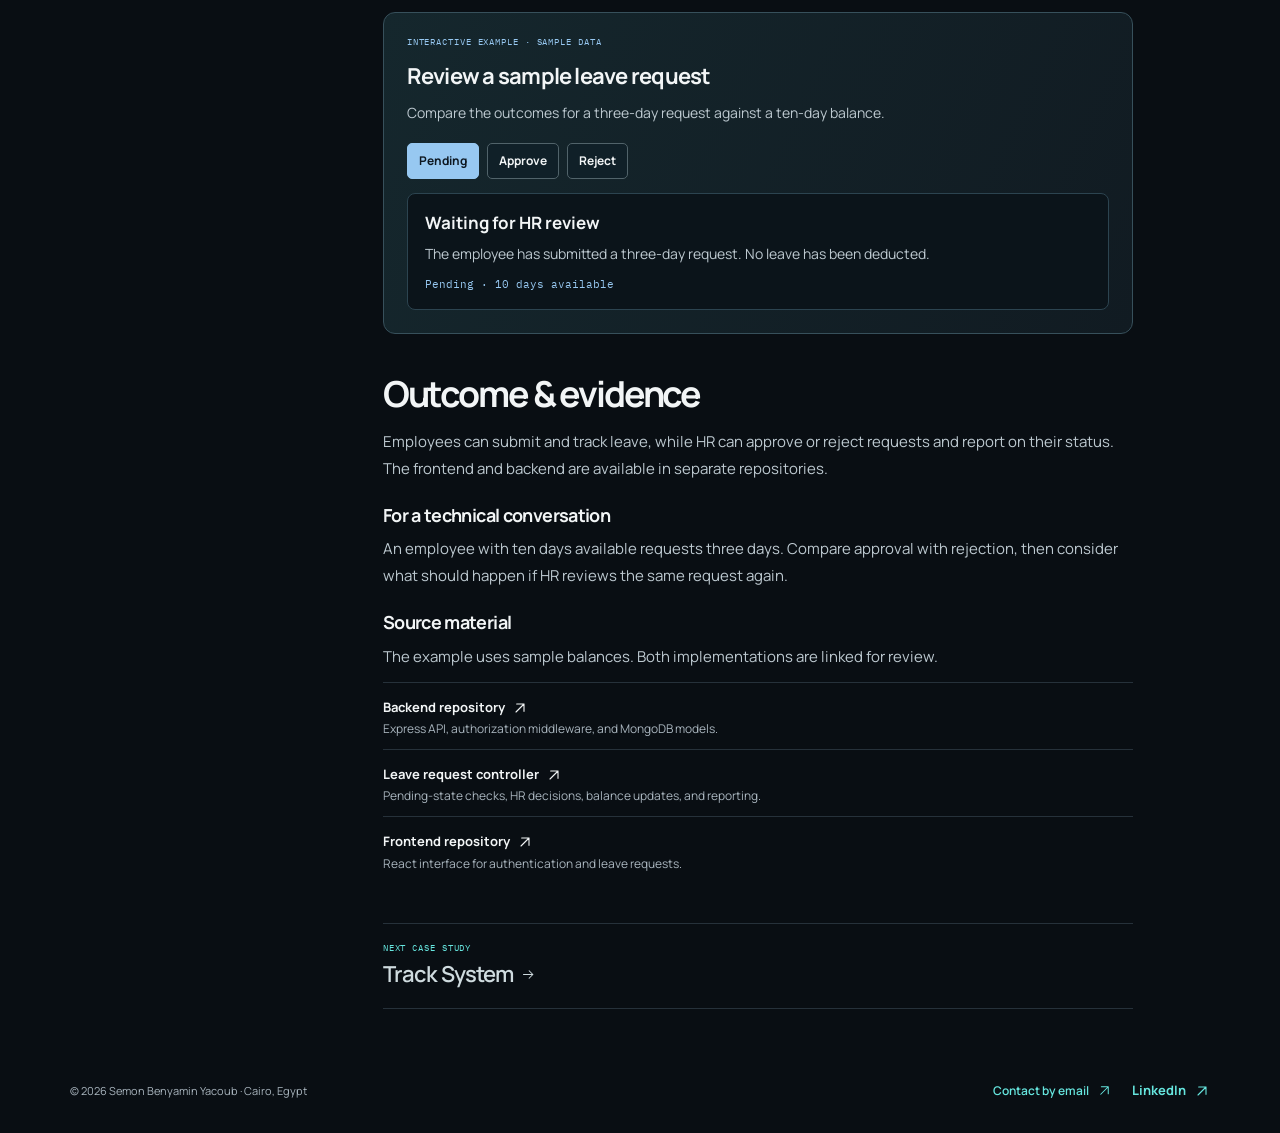
<file: work/hr-leave-management.html>
<!doctype html><html lang="en"><head><meta charset="utf-8"><meta name="viewport" content="width=device-width,initial-scale=1"><meta name="theme-color" content="#090e13"><title>HR Leave Management System | Semon Benyamin</title><meta name="description" content="An employee asks for leave. HR’s decision updates both the request and the balance."><meta property="og:title" content="HR Leave Management System | Semon Benyamin"><meta property="og:description" content="An employee asks for leave. HR’s decision updates both the request and the balance."><link rel="icon" href="../assets/mark.svg"><link rel="stylesheet" href="../style.css"><link rel="stylesheet" href="../editorial.css"><script defer src="../stack.js"></script><script defer src="../app.js"></script></head><body><svg xmlns="http://www.w3.org/2000/svg" class="defs" aria-hidden="true">
<symbol id="logo" viewBox="0 0 36 34"><path d="M2 9 12 3l11 6-6 4-5-3-4 2 13 8-9 6L1 20l6-4 5 3 3-2L2 10Z" fill="currentColor"/><path d="m24 9 10 6v10l-12 7-8-5 6-4 3 2 5-3v-4l-6-4-4-2Z" fill="currentColor"/></symbol>
<symbol id="arr" viewBox="0 0 24 24"><path d="M4 12h15m-6-6 6 6-6 6"/></symbol>
<symbol id="ne" viewBox="0 0 24 24"><path d="M6 18 18 6M7 6h11v11"/></symbol>
<symbol id="down" viewBox="0 0 24 24"><path d="M12 3v12m-5-5 5 5 5-5M4 16v4h16v-4"/></symbol>
<symbol id="pin" viewBox="0 0 24 24"><path d="M19 10c0 5-7 11-7 11S5 15 5 10a7 7 0 1 1 14 0Z"/><circle cx="12" cy="10" r="2"/></symbol>
<symbol id="gh" viewBox="0 0 24 24"><path fill="currentColor" stroke="none" d="M12 .9a11.1 11.1 0 0 0-3.5 21.7c.6.1.8-.2.8-.5v-2.2c-3.4.7-4.1-1.4-4.1-1.4-.5-1.3-1.3-1.6-1.3-1.6-1.1-.7.1-.7.1-.7 1.2.1 1.8 1.2 1.8 1.2 1 1.8 2.7 1.3 3.5 1 .1-.8.4-1.3.8-1.6-2.7-.3-5.5-1.3-5.5-6a4.8 4.8 0 0 1 1.2-3.3c-.1-.3-.5-1.6.1-3.2 0 0 1-.3 3.4 1.2a11.7 11.7 0 0 1 6.2 0c2.4-1.5 3.4-1.2 3.4-1.2.6 1.6.2 2.9.1 3.2a4.8 4.8 0 0 1 1.2 3.3c0 4.7-2.8 5.7-5.5 6 .5.4.8 1.1.8 2.2v3.1c0 .3.2.6.8.5A11.1 11.1 0 0 0 12 .9Z"/></symbol>
</svg><a class="skip" href="#content">Skip to content</a><header><div class="wrap nav"><a class="brand" href="../index.html"><svg><use href="#logo"/></svg>Semon<span>.dev</span></a><nav aria-label="Main navigation"><a class="text-link" href="../index.html#story">Experience</a><a class="text-link" href="../index.html#work">Projects</a><a class="text-link" href="../index.html#hiring">Working with me</a></nav><a class="nav-contact" href="../index.html#contact">Get in touch <svg class="ic" aria-hidden="true"><use href="#ne"/></svg></a></div></header><main id="content" style="--case:#97c8f1"><section class="case-mast wrap"><div class="case-title"><a class="text-link" href="../index.html#work">← All projects</a><div class="kicker"><span></span>FULL-STACK TEAM PROJECT</div><h1>HR Leave Management System<span>.</span></h1><p>An employee asks for leave. HR’s decision updates both the request and the balance.</p></div><div class="case-visual"><img class="" src="../assets/leave.webp" alt="" loading="lazy"></div></section><div class="case-facts wrap"><div><small>ROLE / CONTEXT</small><strong>Full-stack team contributor</strong></div><div><small>SETTING</small><strong>Four-developer team project</strong></div><div><small>TECHNOLOGY</small><div class="tags"><span>React</span><span>Node.js</span><span>Express</span><span>MongoDB</span><span>Mongoose</span><span>JWT</span></div></div></div>
<div class="wrap case-layout"><aside><strong>IN THIS CASE STUDY</strong><nav aria-label="Case study contents"><a class="text-link" href="#problem">The problem</a><a class="text-link" href="#ownership">My work</a><a class="text-link" href="#decision">Engineering decision</a><a class="text-link" href="#walkthrough">Interactive example</a><a class="text-link" href="#outcome">Outcome & evidence</a></nav></aside><article class="case-body"><section id="problem"><h2>The problem</h2><p class="lead">Employees need to submit dates and see their request status. HR needs to review pending requests and account for approved days. The same request should not deduct the leave balance twice.</p></section><section id="ownership"><h2>My work</h2><p class="ownership">I worked in a team of four and co-developed JWT authentication, role-based authorization, and the MongoDB-backed leave workflow.</p><div class="contribution"><h3>Employee request</h3><p>The React application captures a leave request. The API associates it with the signed-in employee so they can retrieve their own request history.</p></div><div class="contribution"><h3>HR review</h3><p>Contributed to role-protected approval workflows and request status tracking. The review controller checks for a pending request and records who processed it.</p></div><div class="contribution"><h3>Leave balances and reports</h3><p>Co-developed the MongoDB-backed workflow for balance updates and aggregation-based reporting. Approved days reduce the employee’s available leave.</p></div></section><section id="decision"><h2>Engineering decision</h2><blockquote>When should days come off the balance?</blockquote><p>A request is only a proposal while it is pending. The review controller changes a pending request to the chosen status, checks the available balance for an approval, and deducts the duration if sufficient days remain. A rejection leaves the balance unchanged.</p></section><section id="walkthrough"><h2>Interactive example</h2><div class="lab" data-lab="scenes"><div class="lab-type">INTERACTIVE EXAMPLE · SAMPLE DATA</div><h3>Review a sample leave request</h3><p>Compare the outcomes for a three-day request against a ten-day balance.</p><div class="pickers"><button type="button" class="pick" aria-pressed="true" data-scene="0">Pending</button><button type="button" class="pick" aria-pressed="false" data-scene="1">Approve</button><button type="button" class="pick" aria-pressed="false" data-scene="2">Reject</button></div><div aria-live="polite"><div class="scene" data-pane="0" ><strong>Waiting for HR review</strong><p>The employee has submitted a three-day request. No leave has been deducted.</p><code>Pending · 10 days available</code></div><div class="scene" data-pane="1" hidden><strong>Three days deducted</strong><p>An approved request uses three days of the employee’s allowance. A second review cannot match a request that is already approved.</p><code>Approved · 7 days available</code></div><div class="scene" data-pane="2" hidden><strong>Balance retained</strong><p>HR records the rejection. The employee can see the decision and keeps the full allowance.</p><code>Rejected · 10 days available</code></div></div></div></section><section id="outcome"><h2>Outcome &amp; evidence</h2><p>Employees can submit and track leave, while HR can approve or reject requests and report on their status. The frontend and backend are available in separate repositories.</p><h3>For a technical conversation</h3><p>An employee with ten days available requests three days. Compare approval with rejection, then consider what should happen if HR reviews the same request again.</p><h3>Source material</h3><p>The example uses sample balances. Both implementations are linked for review.</p><ul class="sources"><li><a class="source" href="https://github.com/semonbenyamen/HR-Leave-Management-System-Back-End" target="_blank" rel="noopener">Backend repository <svg class="ic" aria-hidden="true"><use href="#ne"/></svg></a><span>Express API, authorization middleware, and MongoDB models.</span></li><li><a class="source" href="https://github.com/semonbenyamen/HR-Leave-Management-System-Back-End/blob/c3465eed7db7397aaf8bf53c67cb5dcc3f90f8fc/controllers/leaveRequestController.js" target="_blank" rel="noopener">Leave request controller <svg class="ic" aria-hidden="true"><use href="#ne"/></svg></a><span>Pending-state checks, HR decisions, balance updates, and reporting.</span></li><li><a class="source" href="https://github.com/semonbenyamen/HR-Leave-Management-System-Front-End" target="_blank" rel="noopener">Frontend repository <svg class="ic" aria-hidden="true"><use href="#ne"/></svg></a><span>React interface for authentication and leave requests.</span></li></ul></section><div class="next-case"><span>NEXT CASE STUDY</span><a class="text-link" href="track-system.html">Track System <svg class="ic" aria-hidden="true"><use href="#arr"/></svg></a></div></article></div></main><footer class="wrap"><span>© 2026 Semon Benyamin Yacoub · Cairo, Egypt</span><div class="footer-links"><a class="text-link" href="mailto:semobenyamen@gmail.com">Contact by email <svg class="ic" aria-hidden="true"><use href="#ne"/></svg></a><a class="source" href="https://www.linkedin.com/in/semon-benyamin" target="_blank" rel="noopener">LinkedIn <svg class="ic" aria-hidden="true"><use href="#ne"/></svg></a></div></footer></body></html>
</file>
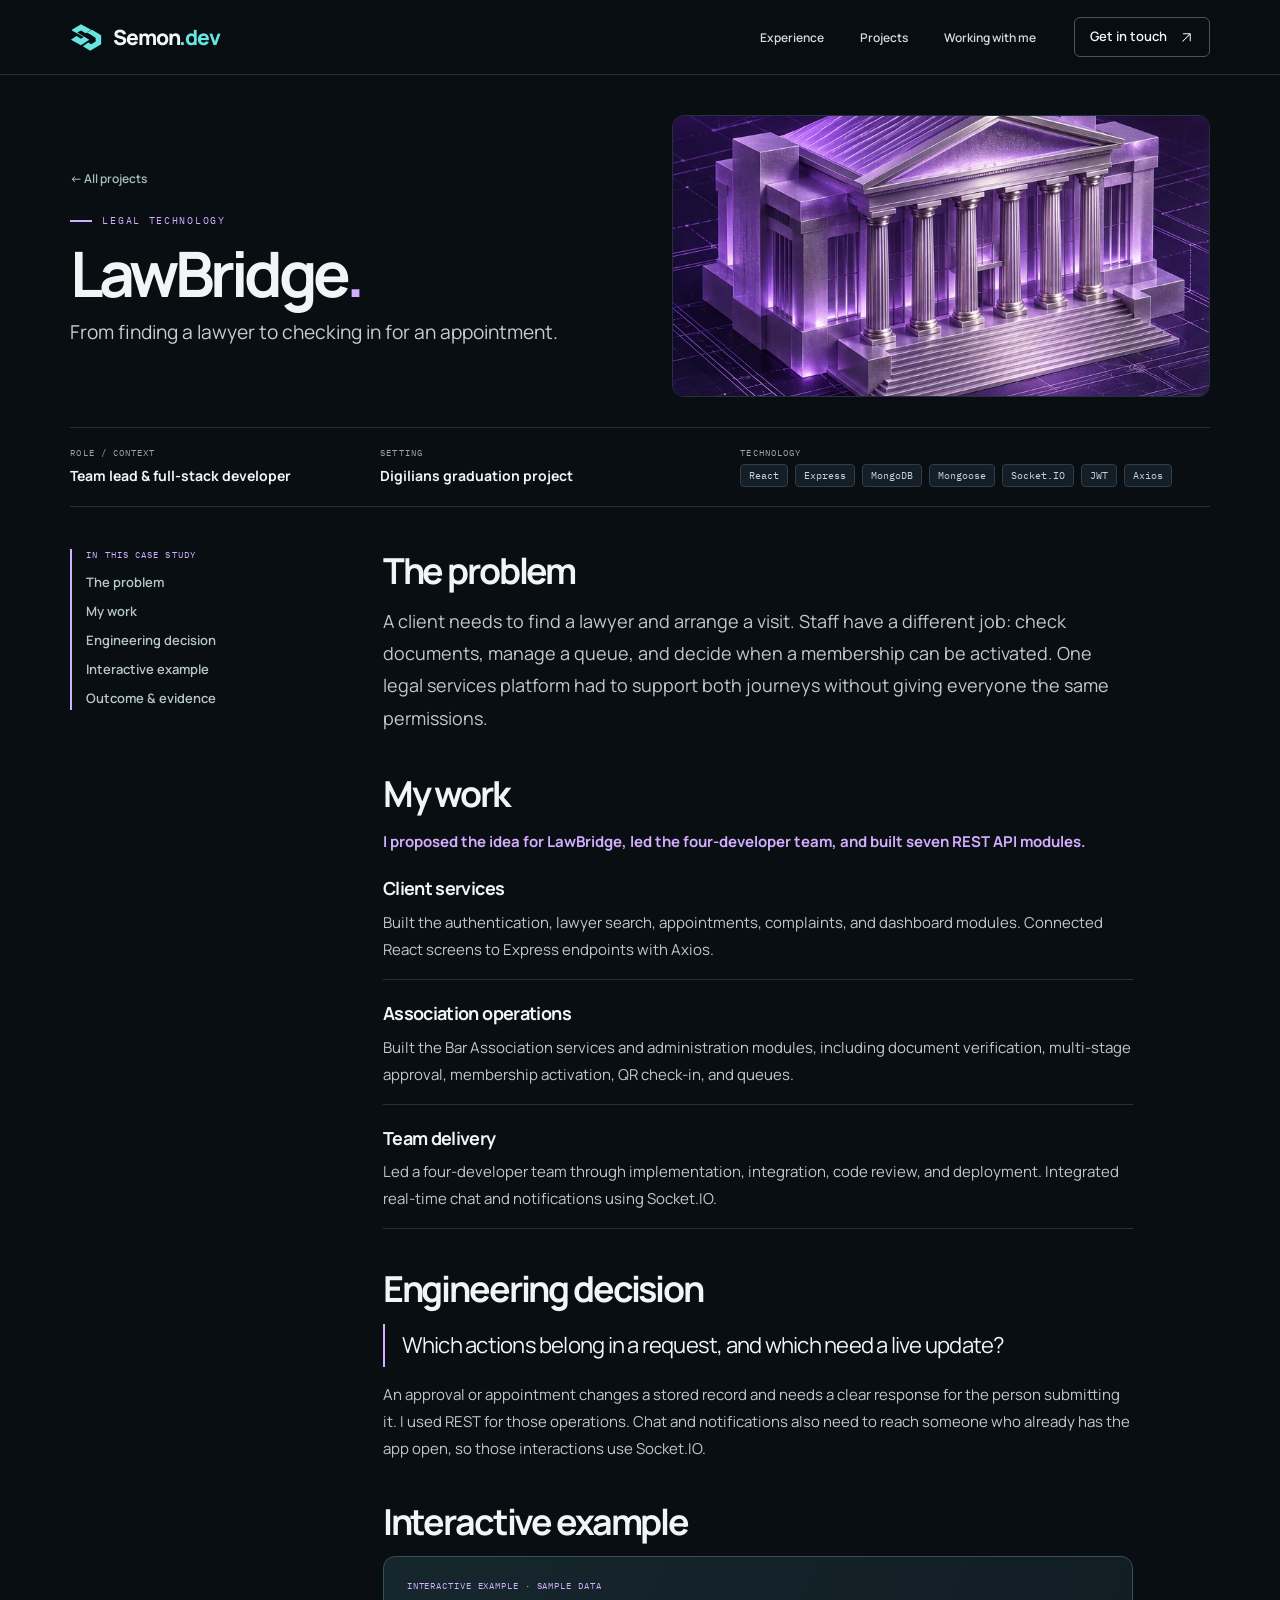
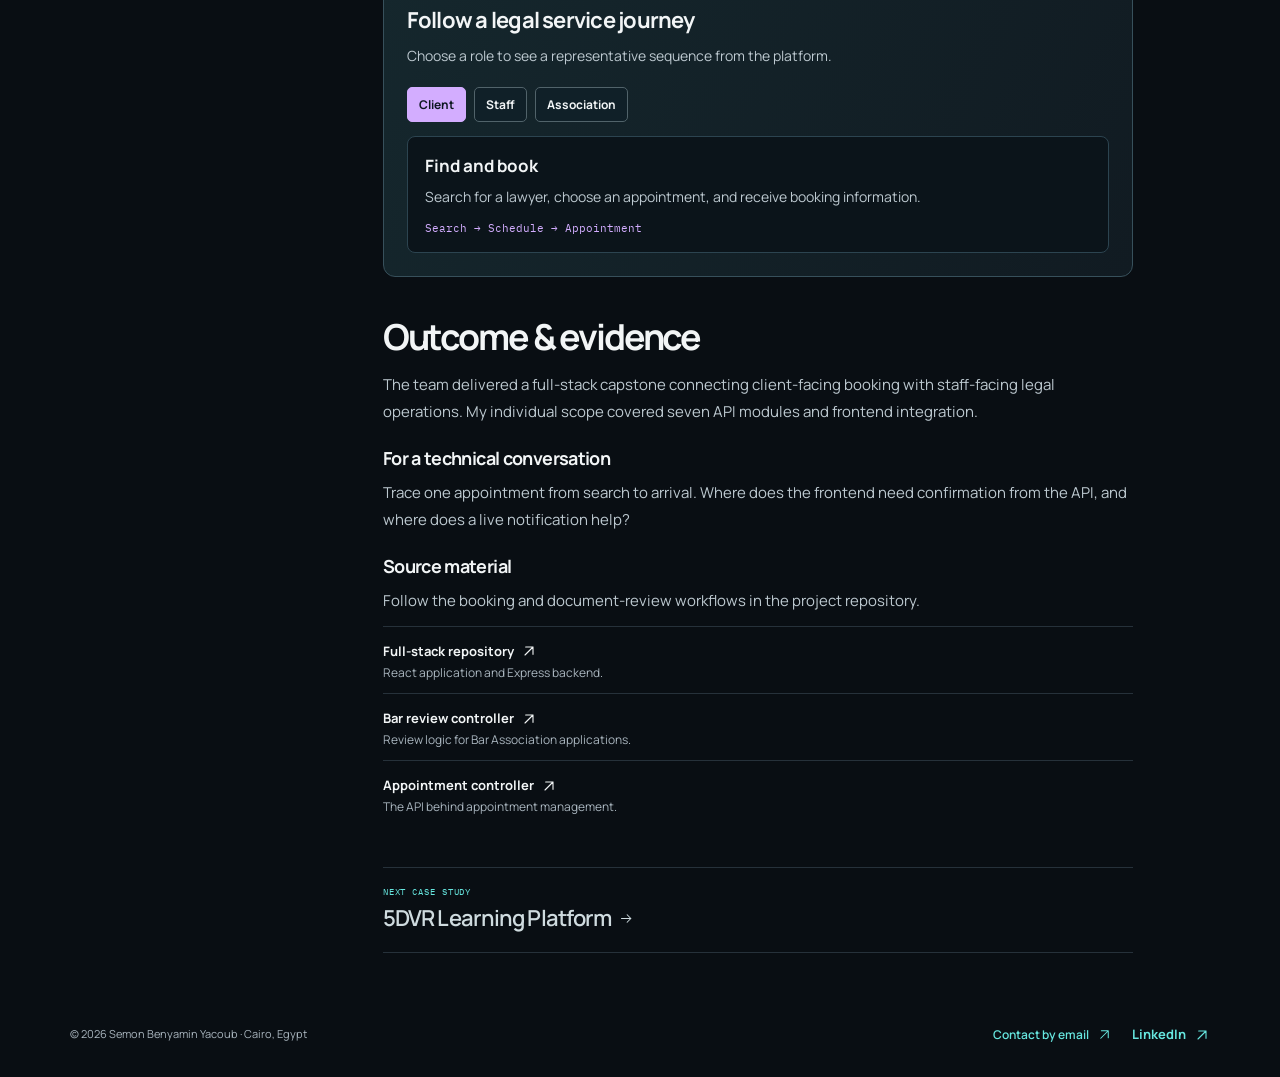
<file: work/lawbridge.html>
<!doctype html><html lang="en"><head><meta charset="utf-8"><meta name="viewport" content="width=device-width,initial-scale=1"><meta name="theme-color" content="#090e13"><title>LawBridge | Semon Benyamin</title><meta name="description" content="From finding a lawyer to checking in for an appointment."><meta property="og:title" content="LawBridge | Semon Benyamin"><meta property="og:description" content="From finding a lawyer to checking in for an appointment."><link rel="icon" href="../assets/mark.svg"><link rel="stylesheet" href="../style.css"><link rel="stylesheet" href="../editorial.css"><script defer src="../stack.js"></script><script defer src="../app.js"></script></head><body><svg xmlns="http://www.w3.org/2000/svg" class="defs" aria-hidden="true">
<symbol id="logo" viewBox="0 0 36 34"><path d="M2 9 12 3l11 6-6 4-5-3-4 2 13 8-9 6L1 20l6-4 5 3 3-2L2 10Z" fill="currentColor"/><path d="m24 9 10 6v10l-12 7-8-5 6-4 3 2 5-3v-4l-6-4-4-2Z" fill="currentColor"/></symbol>
<symbol id="arr" viewBox="0 0 24 24"><path d="M4 12h15m-6-6 6 6-6 6"/></symbol>
<symbol id="ne" viewBox="0 0 24 24"><path d="M6 18 18 6M7 6h11v11"/></symbol>
<symbol id="down" viewBox="0 0 24 24"><path d="M12 3v12m-5-5 5 5 5-5M4 16v4h16v-4"/></symbol>
<symbol id="pin" viewBox="0 0 24 24"><path d="M19 10c0 5-7 11-7 11S5 15 5 10a7 7 0 1 1 14 0Z"/><circle cx="12" cy="10" r="2"/></symbol>
<symbol id="gh" viewBox="0 0 24 24"><path fill="currentColor" stroke="none" d="M12 .9a11.1 11.1 0 0 0-3.5 21.7c.6.1.8-.2.8-.5v-2.2c-3.4.7-4.1-1.4-4.1-1.4-.5-1.3-1.3-1.6-1.3-1.6-1.1-.7.1-.7.1-.7 1.2.1 1.8 1.2 1.8 1.2 1 1.8 2.7 1.3 3.5 1 .1-.8.4-1.3.8-1.6-2.7-.3-5.5-1.3-5.5-6a4.8 4.8 0 0 1 1.2-3.3c-.1-.3-.5-1.6.1-3.2 0 0 1-.3 3.4 1.2a11.7 11.7 0 0 1 6.2 0c2.4-1.5 3.4-1.2 3.4-1.2.6 1.6.2 2.9.1 3.2a4.8 4.8 0 0 1 1.2 3.3c0 4.7-2.8 5.7-5.5 6 .5.4.8 1.1.8 2.2v3.1c0 .3.2.6.8.5A11.1 11.1 0 0 0 12 .9Z"/></symbol>
</svg><a class="skip" href="#content">Skip to content</a><header><div class="wrap nav"><a class="brand" href="../index.html"><svg><use href="#logo"/></svg>Semon<span>.dev</span></a><nav aria-label="Main navigation"><a class="text-link" href="../index.html#story">Experience</a><a class="text-link" href="../index.html#work">Projects</a><a class="text-link" href="../index.html#hiring">Working with me</a></nav><a class="nav-contact" href="../index.html#contact">Get in touch <svg class="ic" aria-hidden="true"><use href="#ne"/></svg></a></div></header><main id="content" style="--case:#d3adff"><section class="case-mast wrap"><div class="case-title"><a class="text-link" href="../index.html#work">← All projects</a><div class="kicker"><span></span>LEGAL TECHNOLOGY</div><h1>LawBridge<span>.</span></h1><p>From finding a lawyer to checking in for an appointment.</p></div><div class="case-visual"><img class="" src="../assets/lawbridge.webp" alt="" loading="lazy"></div></section><div class="case-facts wrap"><div><small>ROLE / CONTEXT</small><strong>Team lead & full-stack developer</strong></div><div><small>SETTING</small><strong>Digilians graduation project</strong></div><div><small>TECHNOLOGY</small><div class="tags"><span>React</span><span>Express</span><span>MongoDB</span><span>Mongoose</span><span>Socket.IO</span><span>JWT</span><span>Axios</span></div></div></div>
<div class="wrap case-layout"><aside><strong>IN THIS CASE STUDY</strong><nav aria-label="Case study contents"><a class="text-link" href="#problem">The problem</a><a class="text-link" href="#ownership">My work</a><a class="text-link" href="#decision">Engineering decision</a><a class="text-link" href="#walkthrough">Interactive example</a><a class="text-link" href="#outcome">Outcome & evidence</a></nav></aside><article class="case-body"><section id="problem"><h2>The problem</h2><p class="lead">A client needs to find a lawyer and arrange a visit. Staff have a different job: check documents, manage a queue, and decide when a membership can be activated. One legal services platform had to support both journeys without giving everyone the same permissions.</p></section><section id="ownership"><h2>My work</h2><p class="ownership">I proposed the idea for LawBridge, led the four-developer team, and built seven REST API modules.</p><div class="contribution"><h3>Client services</h3><p>Built the authentication, lawyer search, appointments, complaints, and dashboard modules. Connected React screens to Express endpoints with Axios.</p></div><div class="contribution"><h3>Association operations</h3><p>Built the Bar Association services and administration modules, including document verification, multi-stage approval, membership activation, QR check-in, and queues.</p></div><div class="contribution"><h3>Team delivery</h3><p>Led a four-developer team through implementation, integration, code review, and deployment. Integrated real-time chat and notifications using Socket.IO.</p></div></section><section id="decision"><h2>Engineering decision</h2><blockquote>Which actions belong in a request, and which need a live update?</blockquote><p>An approval or appointment changes a stored record and needs a clear response for the person submitting it. I used REST for those operations. Chat and notifications also need to reach someone who already has the app open, so those interactions use Socket.IO.</p></section><section id="walkthrough"><h2>Interactive example</h2><div class="lab" data-lab="scenes"><div class="lab-type">INTERACTIVE EXAMPLE · SAMPLE DATA</div><h3>Follow a legal service journey</h3><p>Choose a role to see a representative sequence from the platform.</p><div class="pickers"><button type="button" class="pick" aria-pressed="true" data-scene="0">Client</button><button type="button" class="pick" aria-pressed="false" data-scene="1">Staff</button><button type="button" class="pick" aria-pressed="false" data-scene="2">Association</button></div><div aria-live="polite"><div class="scene" data-pane="0" ><strong>Find and book</strong><p>Search for a lawyer, choose an appointment, and receive booking information.</p><code>Search → Schedule → Appointment</code></div><div class="scene" data-pane="1" hidden><strong>Manage arrivals</strong><p>Check the appointment at arrival and use QR check-in to put the visitor into the queue.</p><code>Appointment → QR check-in → Queue</code></div><div class="scene" data-pane="2" hidden><strong>Review a membership</strong><p>Verify submitted documents and move the request through the approval stages before activating membership.</p><code>Documents → Review → Activation</code></div></div></div></section><section id="outcome"><h2>Outcome &amp; evidence</h2><p>The team delivered a full-stack capstone connecting client-facing booking with staff-facing legal operations. My individual scope covered seven API modules and frontend integration.</p><h3>For a technical conversation</h3><p>Trace one appointment from search to arrival. Where does the frontend need confirmation from the API, and where does a live notification help?</p><h3>Source material</h3><p>Follow the booking and document-review workflows in the project repository.</p><ul class="sources"><li><a class="source" href="https://github.com/semonbenyamen/LawBridge-Full-Stack-Project" target="_blank" rel="noopener">Full-stack repository <svg class="ic" aria-hidden="true"><use href="#ne"/></svg></a><span>React application and Express backend.</span></li><li><a class="source" href="https://github.com/semonbenyamen/LawBridge-Full-Stack-Project/blob/2f51a0a474cac8ac9ab7cef2a7cfe9d73e0bf367/LawBridge-Back-End/Controllers/barReviewController.js" target="_blank" rel="noopener">Bar review controller <svg class="ic" aria-hidden="true"><use href="#ne"/></svg></a><span>Review logic for Bar Association applications.</span></li><li><a class="source" href="https://github.com/semonbenyamen/LawBridge-Full-Stack-Project/blob/2f51a0a474cac8ac9ab7cef2a7cfe9d73e0bf367/LawBridge-Back-End/Controllers/appointmentController.js" target="_blank" rel="noopener">Appointment controller <svg class="ic" aria-hidden="true"><use href="#ne"/></svg></a><span>The API behind appointment management.</span></li></ul></section><div class="next-case"><span>NEXT CASE STUDY</span><a class="text-link" href="learning-platform.html">5DVR Learning Platform <svg class="ic" aria-hidden="true"><use href="#arr"/></svg></a></div></article></div></main><footer class="wrap"><span>© 2026 Semon Benyamin Yacoub · Cairo, Egypt</span><div class="footer-links"><a class="text-link" href="mailto:semobenyamen@gmail.com">Contact by email <svg class="ic" aria-hidden="true"><use href="#ne"/></svg></a><a class="source" href="https://www.linkedin.com/in/semon-benyamin" target="_blank" rel="noopener">LinkedIn <svg class="ic" aria-hidden="true"><use href="#ne"/></svg></a></div></footer></body></html>
</file>
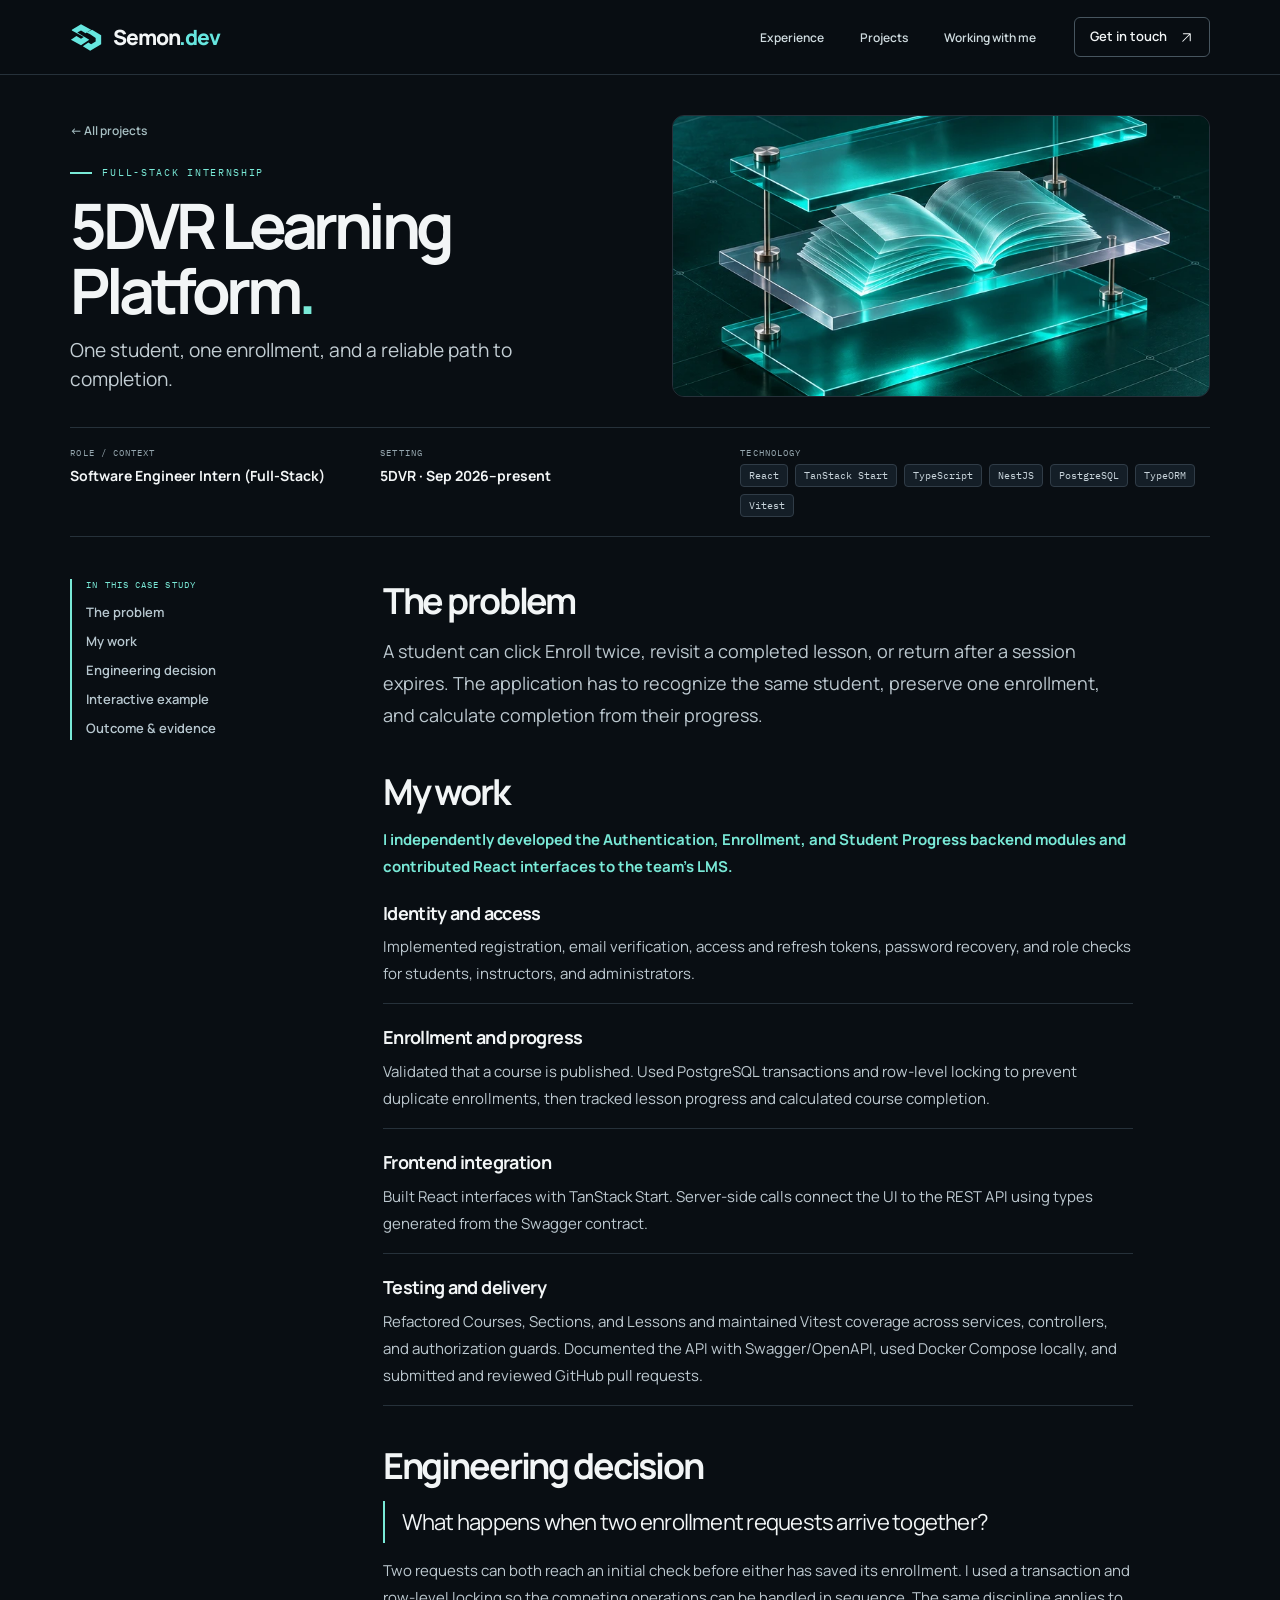
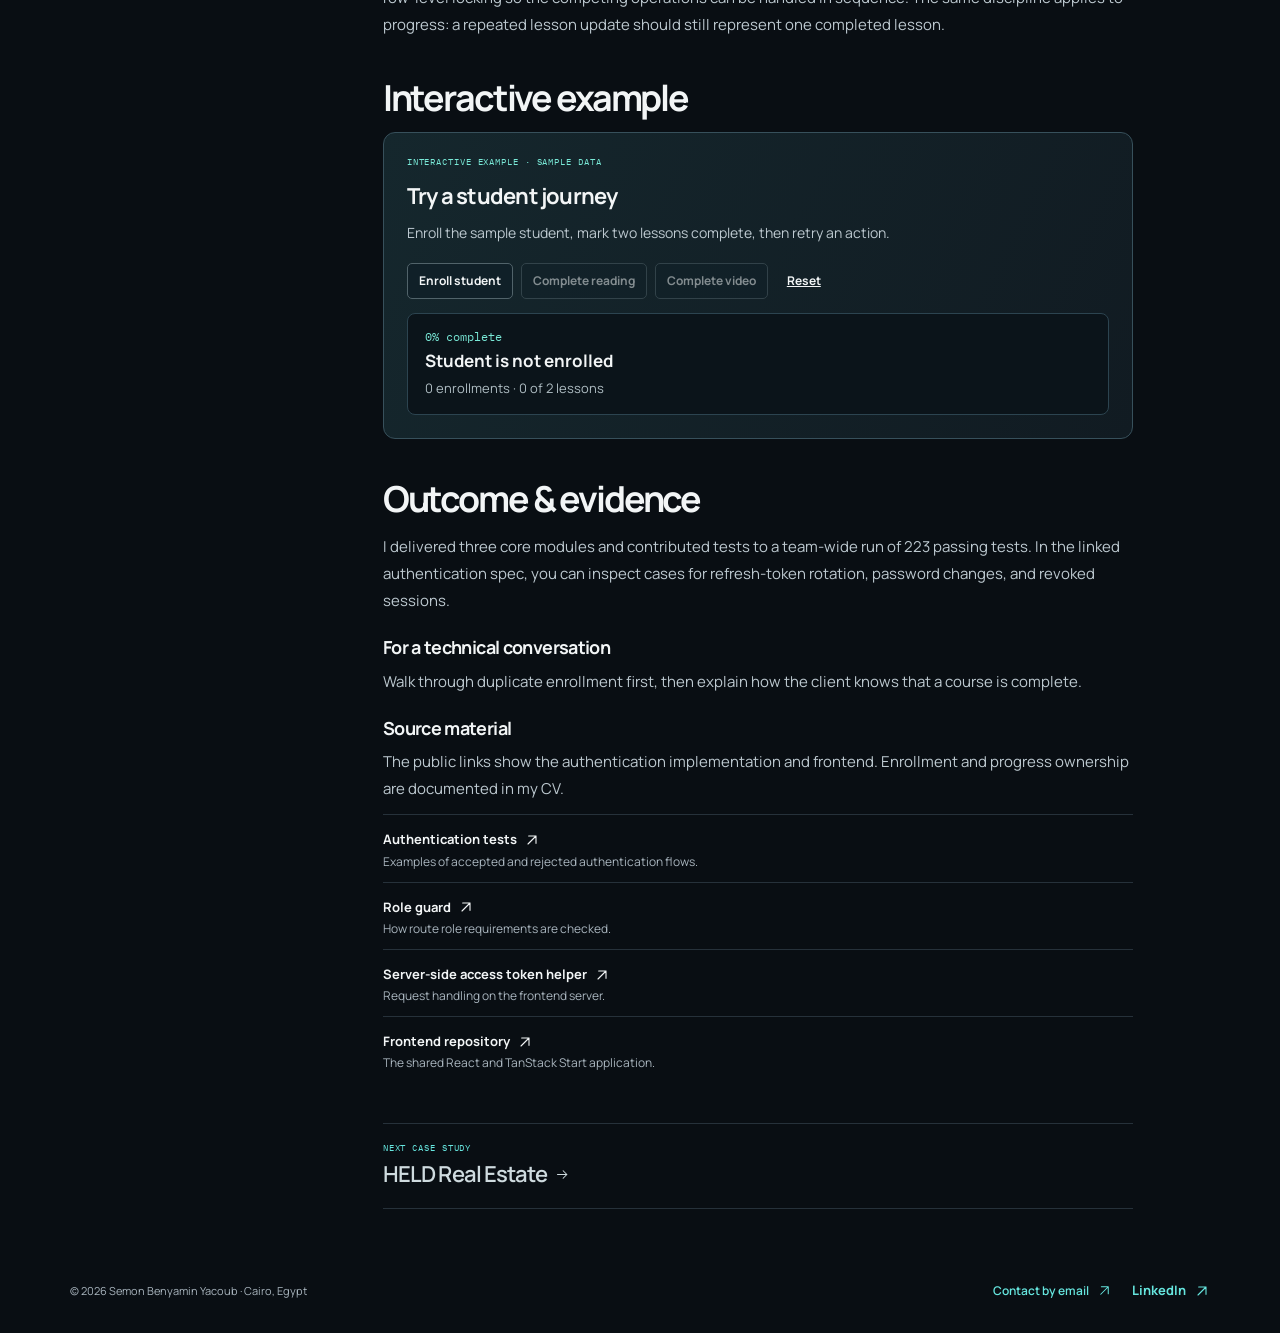
<file: work/learning-platform.html>
<!doctype html><html lang="en"><head><meta charset="utf-8"><meta name="viewport" content="width=device-width,initial-scale=1"><meta name="theme-color" content="#090e13"><title>5DVR Learning Platform | Semon Benyamin</title><meta name="description" content="One student, one enrollment, and a reliable path to completion."><meta property="og:title" content="5DVR Learning Platform | Semon Benyamin"><meta property="og:description" content="One student, one enrollment, and a reliable path to completion."><link rel="icon" href="../assets/mark.svg"><link rel="stylesheet" href="../style.css"><link rel="stylesheet" href="../editorial.css"><script defer src="../stack.js"></script><script defer src="../app.js"></script></head><body><svg xmlns="http://www.w3.org/2000/svg" class="defs" aria-hidden="true">
<symbol id="logo" viewBox="0 0 36 34"><path d="M2 9 12 3l11 6-6 4-5-3-4 2 13 8-9 6L1 20l6-4 5 3 3-2L2 10Z" fill="currentColor"/><path d="m24 9 10 6v10l-12 7-8-5 6-4 3 2 5-3v-4l-6-4-4-2Z" fill="currentColor"/></symbol>
<symbol id="arr" viewBox="0 0 24 24"><path d="M4 12h15m-6-6 6 6-6 6"/></symbol>
<symbol id="ne" viewBox="0 0 24 24"><path d="M6 18 18 6M7 6h11v11"/></symbol>
<symbol id="down" viewBox="0 0 24 24"><path d="M12 3v12m-5-5 5 5 5-5M4 16v4h16v-4"/></symbol>
<symbol id="pin" viewBox="0 0 24 24"><path d="M19 10c0 5-7 11-7 11S5 15 5 10a7 7 0 1 1 14 0Z"/><circle cx="12" cy="10" r="2"/></symbol>
<symbol id="gh" viewBox="0 0 24 24"><path fill="currentColor" stroke="none" d="M12 .9a11.1 11.1 0 0 0-3.5 21.7c.6.1.8-.2.8-.5v-2.2c-3.4.7-4.1-1.4-4.1-1.4-.5-1.3-1.3-1.6-1.3-1.6-1.1-.7.1-.7.1-.7 1.2.1 1.8 1.2 1.8 1.2 1 1.8 2.7 1.3 3.5 1 .1-.8.4-1.3.8-1.6-2.7-.3-5.5-1.3-5.5-6a4.8 4.8 0 0 1 1.2-3.3c-.1-.3-.5-1.6.1-3.2 0 0 1-.3 3.4 1.2a11.7 11.7 0 0 1 6.2 0c2.4-1.5 3.4-1.2 3.4-1.2.6 1.6.2 2.9.1 3.2a4.8 4.8 0 0 1 1.2 3.3c0 4.7-2.8 5.7-5.5 6 .5.4.8 1.1.8 2.2v3.1c0 .3.2.6.8.5A11.1 11.1 0 0 0 12 .9Z"/></symbol>
</svg><a class="skip" href="#content">Skip to content</a><header><div class="wrap nav"><a class="brand" href="../index.html"><svg><use href="#logo"/></svg>Semon<span>.dev</span></a><nav aria-label="Main navigation"><a class="text-link" href="../index.html#story">Experience</a><a class="text-link" href="../index.html#work">Projects</a><a class="text-link" href="../index.html#hiring">Working with me</a></nav><a class="nav-contact" href="../index.html#contact">Get in touch <svg class="ic" aria-hidden="true"><use href="#ne"/></svg></a></div></header><main id="content" style="--case:#79e9d7"><section class="case-mast wrap"><div class="case-title"><a class="text-link" href="../index.html#work">← All projects</a><div class="kicker"><span></span>FULL-STACK INTERNSHIP</div><h1>5DVR Learning Platform<span>.</span></h1><p>One student, one enrollment, and a reliable path to completion.</p></div><div class="case-visual"><img class="" src="../assets/lms.webp" alt="" loading="lazy"></div></section><div class="case-facts wrap"><div><small>ROLE / CONTEXT</small><strong>Software Engineer Intern (Full-Stack)</strong></div><div><small>SETTING</small><strong>5DVR · Sep 2026–present</strong></div><div><small>TECHNOLOGY</small><div class="tags"><span>React</span><span>TanStack Start</span><span>TypeScript</span><span>NestJS</span><span>PostgreSQL</span><span>TypeORM</span><span>Vitest</span></div></div></div>
<div class="wrap case-layout"><aside><strong>IN THIS CASE STUDY</strong><nav aria-label="Case study contents"><a class="text-link" href="#problem">The problem</a><a class="text-link" href="#ownership">My work</a><a class="text-link" href="#decision">Engineering decision</a><a class="text-link" href="#walkthrough">Interactive example</a><a class="text-link" href="#outcome">Outcome & evidence</a></nav></aside><article class="case-body"><section id="problem"><h2>The problem</h2><p class="lead">A student can click Enroll twice, revisit a completed lesson, or return after a session expires. The application has to recognize the same student, preserve one enrollment, and calculate completion from their progress.</p></section><section id="ownership"><h2>My work</h2><p class="ownership">I independently developed the Authentication, Enrollment, and Student Progress backend modules and contributed React interfaces to the team’s LMS.</p><div class="contribution"><h3>Identity and access</h3><p>Implemented registration, email verification, access and refresh tokens, password recovery, and role checks for students, instructors, and administrators.</p></div><div class="contribution"><h3>Enrollment and progress</h3><p>Validated that a course is published. Used PostgreSQL transactions and row-level locking to prevent duplicate enrollments, then tracked lesson progress and calculated course completion.</p></div><div class="contribution"><h3>Frontend integration</h3><p>Built React interfaces with TanStack Start. Server-side calls connect the UI to the REST API using types generated from the Swagger contract.</p></div><div class="contribution"><h3>Testing and delivery</h3><p>Refactored Courses, Sections, and Lessons and maintained Vitest coverage across services, controllers, and authorization guards. Documented the API with Swagger/OpenAPI, used Docker Compose locally, and submitted and reviewed GitHub pull requests.</p></div></section><section id="decision"><h2>Engineering decision</h2><blockquote>What happens when two enrollment requests arrive together?</blockquote><p>Two requests can both reach an initial check before either has saved its enrollment. I used a transaction and row-level locking so the competing operations can be handled in sequence. The same discipline applies to progress: a repeated lesson update should still represent one completed lesson.</p></section><section id="walkthrough"><h2>Interactive example</h2><div class="lab" data-lab="lms"><div class="lab-type">INTERACTIVE EXAMPLE · SAMPLE DATA</div><h3>Try a student journey</h3><p>Enroll the sample student, mark two lessons complete, then retry an action.</p><div class="lab-actions"><button type="button" class="pick" data-enroll>Enroll student</button><button type="button" class="pick" data-lesson="Reading" disabled>Complete reading</button><button type="button" class="pick" data-lesson="Video" disabled>Complete video</button><button type="button" class="reset" data-reset>Reset</button></div><div class="results" aria-live="polite"><b data-progress>0% complete</b><strong data-state>Student is not enrolled</strong><span data-count>0 enrollments · 0 of 2 lessons</span></div></div></section><section id="outcome"><h2>Outcome &amp; evidence</h2><p>I delivered three core modules and contributed tests to a team-wide run of 223 passing tests. In the linked authentication spec, you can inspect cases for refresh-token rotation, password changes, and revoked sessions.</p><h3>For a technical conversation</h3><p>Walk through duplicate enrollment first, then explain how the client knows that a course is complete.</p><h3>Source material</h3><p>The public links show the authentication implementation and frontend. Enrollment and progress ownership are documented in my CV.</p><ul class="sources"><li><a class="source" href="https://github.com/semonbenyamen/lms-backend/blob/b33c5e151f7978aba4f8709cb5dd673ff0c257f8/src/auth/auth.service.spec.ts" target="_blank" rel="noopener">Authentication tests <svg class="ic" aria-hidden="true"><use href="#ne"/></svg></a><span>Examples of accepted and rejected authentication flows.</span></li><li><a class="source" href="https://github.com/semonbenyamen/lms-backend/blob/b33c5e151f7978aba4f8709cb5dd673ff0c257f8/src/auth/guards/roles.guard.ts" target="_blank" rel="noopener">Role guard <svg class="ic" aria-hidden="true"><use href="#ne"/></svg></a><span>How route role requirements are checked.</span></li><li><a class="source" href="https://github.com/semonbenyamen/lms-frontend/blob/8b9cf04b79f3ecbc56715d9404b302ffa8aa2178/src/server/with-access-token.ts" target="_blank" rel="noopener">Server-side access token helper <svg class="ic" aria-hidden="true"><use href="#ne"/></svg></a><span>Request handling on the frontend server.</span></li><li><a class="source" href="https://github.com/semonbenyamen/lms-frontend" target="_blank" rel="noopener">Frontend repository <svg class="ic" aria-hidden="true"><use href="#ne"/></svg></a><span>The shared React and TanStack Start application.</span></li></ul></section><div class="next-case"><span>NEXT CASE STUDY</span><a class="text-link" href="held-real-estate.html">HELD Real Estate <svg class="ic" aria-hidden="true"><use href="#arr"/></svg></a></div></article></div></main><footer class="wrap"><span>© 2026 Semon Benyamin Yacoub · Cairo, Egypt</span><div class="footer-links"><a class="text-link" href="mailto:semobenyamen@gmail.com">Contact by email <svg class="ic" aria-hidden="true"><use href="#ne"/></svg></a><a class="source" href="https://www.linkedin.com/in/semon-benyamin" target="_blank" rel="noopener">LinkedIn <svg class="ic" aria-hidden="true"><use href="#ne"/></svg></a></div></footer></body></html>
</file>
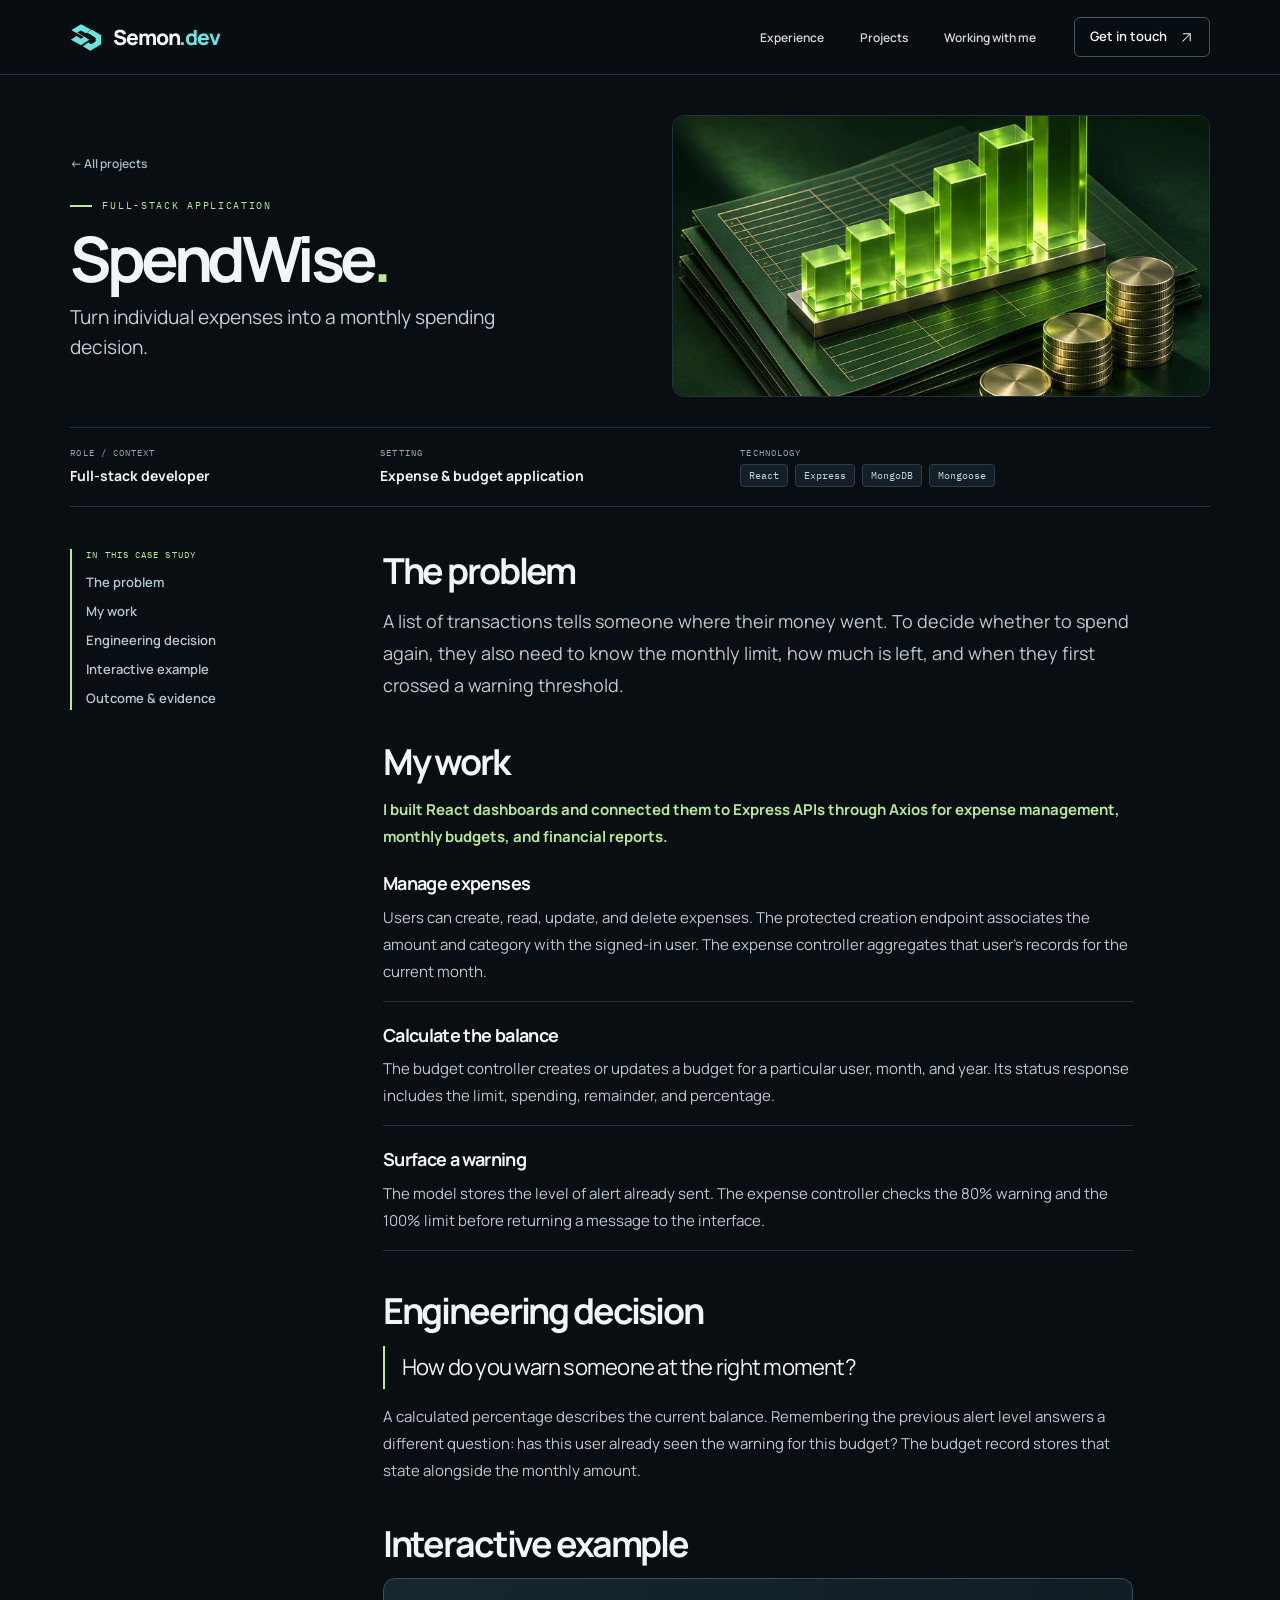
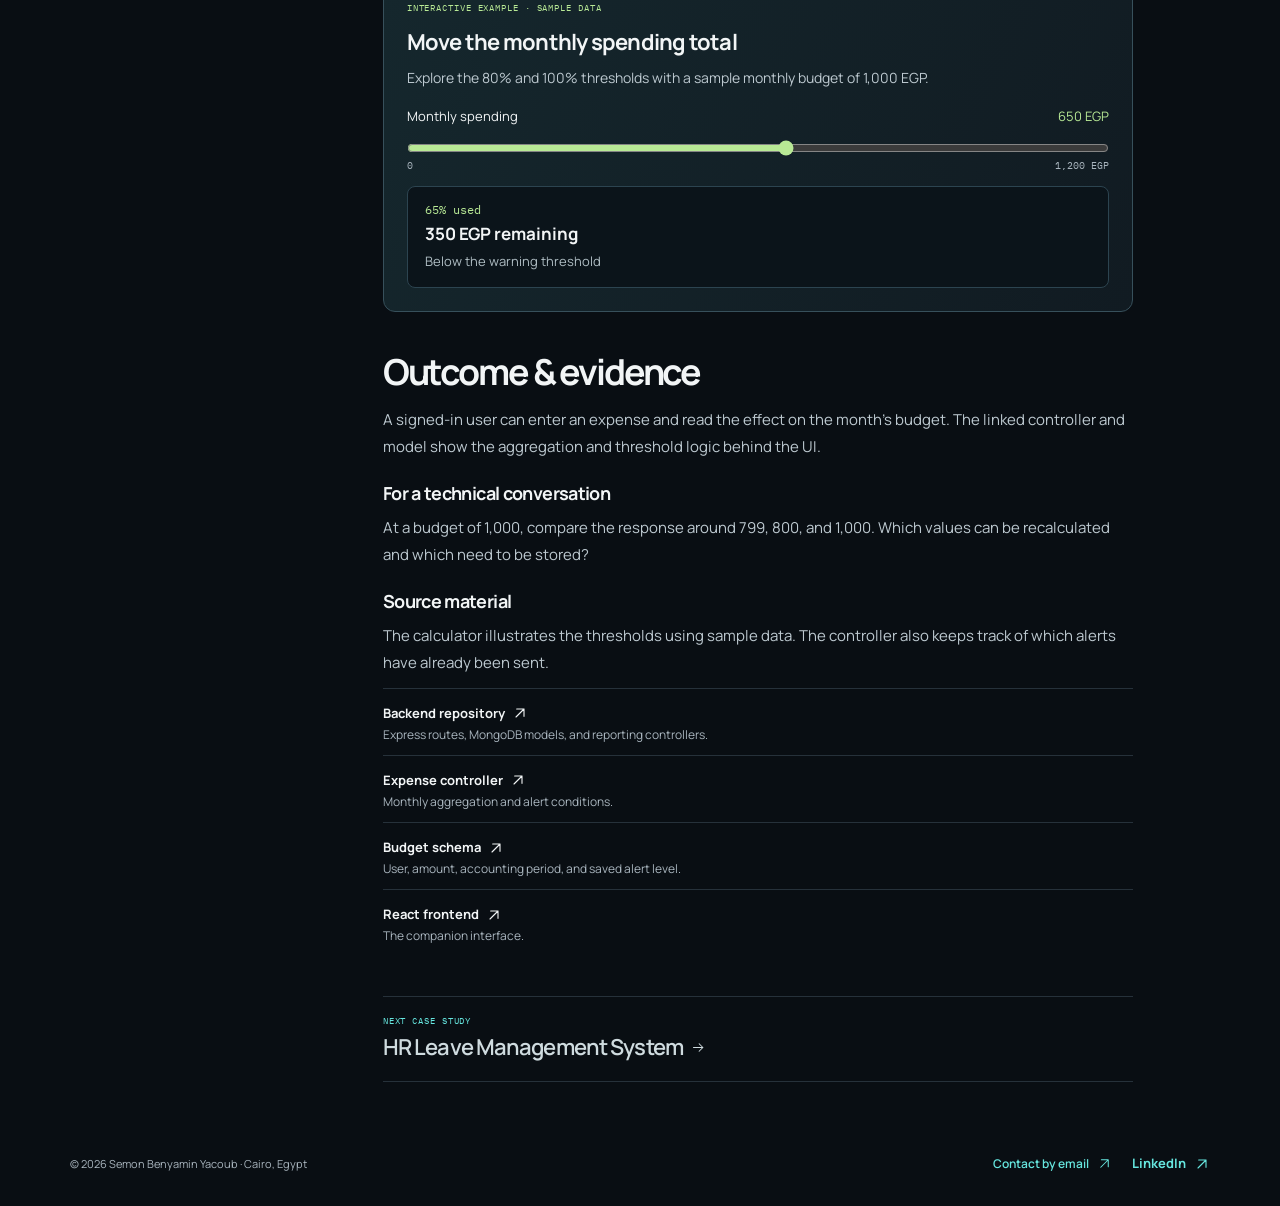
<file: work/spendwise.html>
<!doctype html><html lang="en"><head><meta charset="utf-8"><meta name="viewport" content="width=device-width,initial-scale=1"><meta name="theme-color" content="#090e13"><title>SpendWise | Semon Benyamin</title><meta name="description" content="Turn individual expenses into a monthly spending decision."><meta property="og:title" content="SpendWise | Semon Benyamin"><meta property="og:description" content="Turn individual expenses into a monthly spending decision."><link rel="icon" href="../assets/mark.svg"><link rel="stylesheet" href="../style.css"><link rel="stylesheet" href="../editorial.css"><script defer src="../stack.js"></script><script defer src="../app.js"></script></head><body><svg xmlns="http://www.w3.org/2000/svg" class="defs" aria-hidden="true">
<symbol id="logo" viewBox="0 0 36 34"><path d="M2 9 12 3l11 6-6 4-5-3-4 2 13 8-9 6L1 20l6-4 5 3 3-2L2 10Z" fill="currentColor"/><path d="m24 9 10 6v10l-12 7-8-5 6-4 3 2 5-3v-4l-6-4-4-2Z" fill="currentColor"/></symbol>
<symbol id="arr" viewBox="0 0 24 24"><path d="M4 12h15m-6-6 6 6-6 6"/></symbol>
<symbol id="ne" viewBox="0 0 24 24"><path d="M6 18 18 6M7 6h11v11"/></symbol>
<symbol id="down" viewBox="0 0 24 24"><path d="M12 3v12m-5-5 5 5 5-5M4 16v4h16v-4"/></symbol>
<symbol id="pin" viewBox="0 0 24 24"><path d="M19 10c0 5-7 11-7 11S5 15 5 10a7 7 0 1 1 14 0Z"/><circle cx="12" cy="10" r="2"/></symbol>
<symbol id="gh" viewBox="0 0 24 24"><path fill="currentColor" stroke="none" d="M12 .9a11.1 11.1 0 0 0-3.5 21.7c.6.1.8-.2.8-.5v-2.2c-3.4.7-4.1-1.4-4.1-1.4-.5-1.3-1.3-1.6-1.3-1.6-1.1-.7.1-.7.1-.7 1.2.1 1.8 1.2 1.8 1.2 1 1.8 2.7 1.3 3.5 1 .1-.8.4-1.3.8-1.6-2.7-.3-5.5-1.3-5.5-6a4.8 4.8 0 0 1 1.2-3.3c-.1-.3-.5-1.6.1-3.2 0 0 1-.3 3.4 1.2a11.7 11.7 0 0 1 6.2 0c2.4-1.5 3.4-1.2 3.4-1.2.6 1.6.2 2.9.1 3.2a4.8 4.8 0 0 1 1.2 3.3c0 4.7-2.8 5.7-5.5 6 .5.4.8 1.1.8 2.2v3.1c0 .3.2.6.8.5A11.1 11.1 0 0 0 12 .9Z"/></symbol>
</svg><a class="skip" href="#content">Skip to content</a><header><div class="wrap nav"><a class="brand" href="../index.html"><svg><use href="#logo"/></svg>Semon<span>.dev</span></a><nav aria-label="Main navigation"><a class="text-link" href="../index.html#story">Experience</a><a class="text-link" href="../index.html#work">Projects</a><a class="text-link" href="../index.html#hiring">Working with me</a></nav><a class="nav-contact" href="../index.html#contact">Get in touch <svg class="ic" aria-hidden="true"><use href="#ne"/></svg></a></div></header><main id="content" style="--case:#b8e995"><section class="case-mast wrap"><div class="case-title"><a class="text-link" href="../index.html#work">← All projects</a><div class="kicker"><span></span>FULL-STACK APPLICATION</div><h1>SpendWise<span>.</span></h1><p>Turn individual expenses into a monthly spending decision.</p></div><div class="case-visual"><img class="" src="../assets/spendwise.webp" alt="" loading="lazy"></div></section><div class="case-facts wrap"><div><small>ROLE / CONTEXT</small><strong>Full-stack developer</strong></div><div><small>SETTING</small><strong>Expense & budget application</strong></div><div><small>TECHNOLOGY</small><div class="tags"><span>React</span><span>Express</span><span>MongoDB</span><span>Mongoose</span></div></div></div>
<div class="wrap case-layout"><aside><strong>IN THIS CASE STUDY</strong><nav aria-label="Case study contents"><a class="text-link" href="#problem">The problem</a><a class="text-link" href="#ownership">My work</a><a class="text-link" href="#decision">Engineering decision</a><a class="text-link" href="#walkthrough">Interactive example</a><a class="text-link" href="#outcome">Outcome & evidence</a></nav></aside><article class="case-body"><section id="problem"><h2>The problem</h2><p class="lead">A list of transactions tells someone where their money went. To decide whether to spend again, they also need to know the monthly limit, how much is left, and when they first crossed a warning threshold.</p></section><section id="ownership"><h2>My work</h2><p class="ownership">I built React dashboards and connected them to Express APIs through Axios for expense management, monthly budgets, and financial reports.</p><div class="contribution"><h3>Manage expenses</h3><p>Users can create, read, update, and delete expenses. The protected creation endpoint associates the amount and category with the signed-in user. The expense controller aggregates that user’s records for the current month.</p></div><div class="contribution"><h3>Calculate the balance</h3><p>The budget controller creates or updates a budget for a particular user, month, and year. Its status response includes the limit, spending, remainder, and percentage.</p></div><div class="contribution"><h3>Surface a warning</h3><p>The model stores the level of alert already sent. The expense controller checks the 80% warning and the 100% limit before returning a message to the interface.</p></div></section><section id="decision"><h2>Engineering decision</h2><blockquote>How do you warn someone at the right moment?</blockquote><p>A calculated percentage describes the current balance. Remembering the previous alert level answers a different question: has this user already seen the warning for this budget? The budget record stores that state alongside the monthly amount.</p></section><section id="walkthrough"><h2>Interactive example</h2><div class="lab" data-lab="budget"><div class="lab-type">INTERACTIVE EXAMPLE · SAMPLE DATA</div><h3>Move the monthly spending total</h3><p>Explore the 80% and 100% thresholds with a sample monthly budget of 1,000 EGP.</p><label class="range-label">Monthly spending <output data-total>650 EGP</output><input type="range" min="0" max="1200" value="650" step="1" data-spend></label><div class="ticks"><span>0</span><span>1,200 EGP</span></div><div class="results" aria-live="polite"><b data-pct>65% used</b><strong data-balance>350 EGP remaining</strong><span data-message>Below the warning threshold</span></div></div></section><section id="outcome"><h2>Outcome &amp; evidence</h2><p>A signed-in user can enter an expense and read the effect on the month’s budget. The linked controller and model show the aggregation and threshold logic behind the UI.</p><h3>For a technical conversation</h3><p>At a budget of 1,000, compare the response around 799, 800, and 1,000. Which values can be recalculated and which need to be stored?</p><h3>Source material</h3><p>The calculator illustrates the thresholds using sample data. The controller also keeps track of which alerts have already been sent.</p><ul class="sources"><li><a class="source" href="https://github.com/semonbenyamen/Spend-Wise" target="_blank" rel="noopener">Backend repository <svg class="ic" aria-hidden="true"><use href="#ne"/></svg></a><span>Express routes, MongoDB models, and reporting controllers.</span></li><li><a class="source" href="https://github.com/semonbenyamen/Spend-Wise/blob/ec9cf6b3d382bc5d23bb43e8ea8cdd3c6c6f76a8/Controllers/expenseController.js" target="_blank" rel="noopener">Expense controller <svg class="ic" aria-hidden="true"><use href="#ne"/></svg></a><span>Monthly aggregation and alert conditions.</span></li><li><a class="source" href="https://github.com/semonbenyamen/Spend-Wise/blob/ec9cf6b3d382bc5d23bb43e8ea8cdd3c6c6f76a8/Models/Budget.js" target="_blank" rel="noopener">Budget schema <svg class="ic" aria-hidden="true"><use href="#ne"/></svg></a><span>User, amount, accounting period, and saved alert level.</span></li><li><a class="source" href="https://github.com/semonbenyamen/spendwise-frontend" target="_blank" rel="noopener">React frontend <svg class="ic" aria-hidden="true"><use href="#ne"/></svg></a><span>The companion interface.</span></li></ul></section><div class="next-case"><span>NEXT CASE STUDY</span><a class="text-link" href="hr-leave-management.html">HR Leave Management System <svg class="ic" aria-hidden="true"><use href="#arr"/></svg></a></div></article></div></main><footer class="wrap"><span>© 2026 Semon Benyamin Yacoub · Cairo, Egypt</span><div class="footer-links"><a class="text-link" href="mailto:semobenyamen@gmail.com">Contact by email <svg class="ic" aria-hidden="true"><use href="#ne"/></svg></a><a class="source" href="https://www.linkedin.com/in/semon-benyamin" target="_blank" rel="noopener">LinkedIn <svg class="ic" aria-hidden="true"><use href="#ne"/></svg></a></div></footer></body></html>
</file>
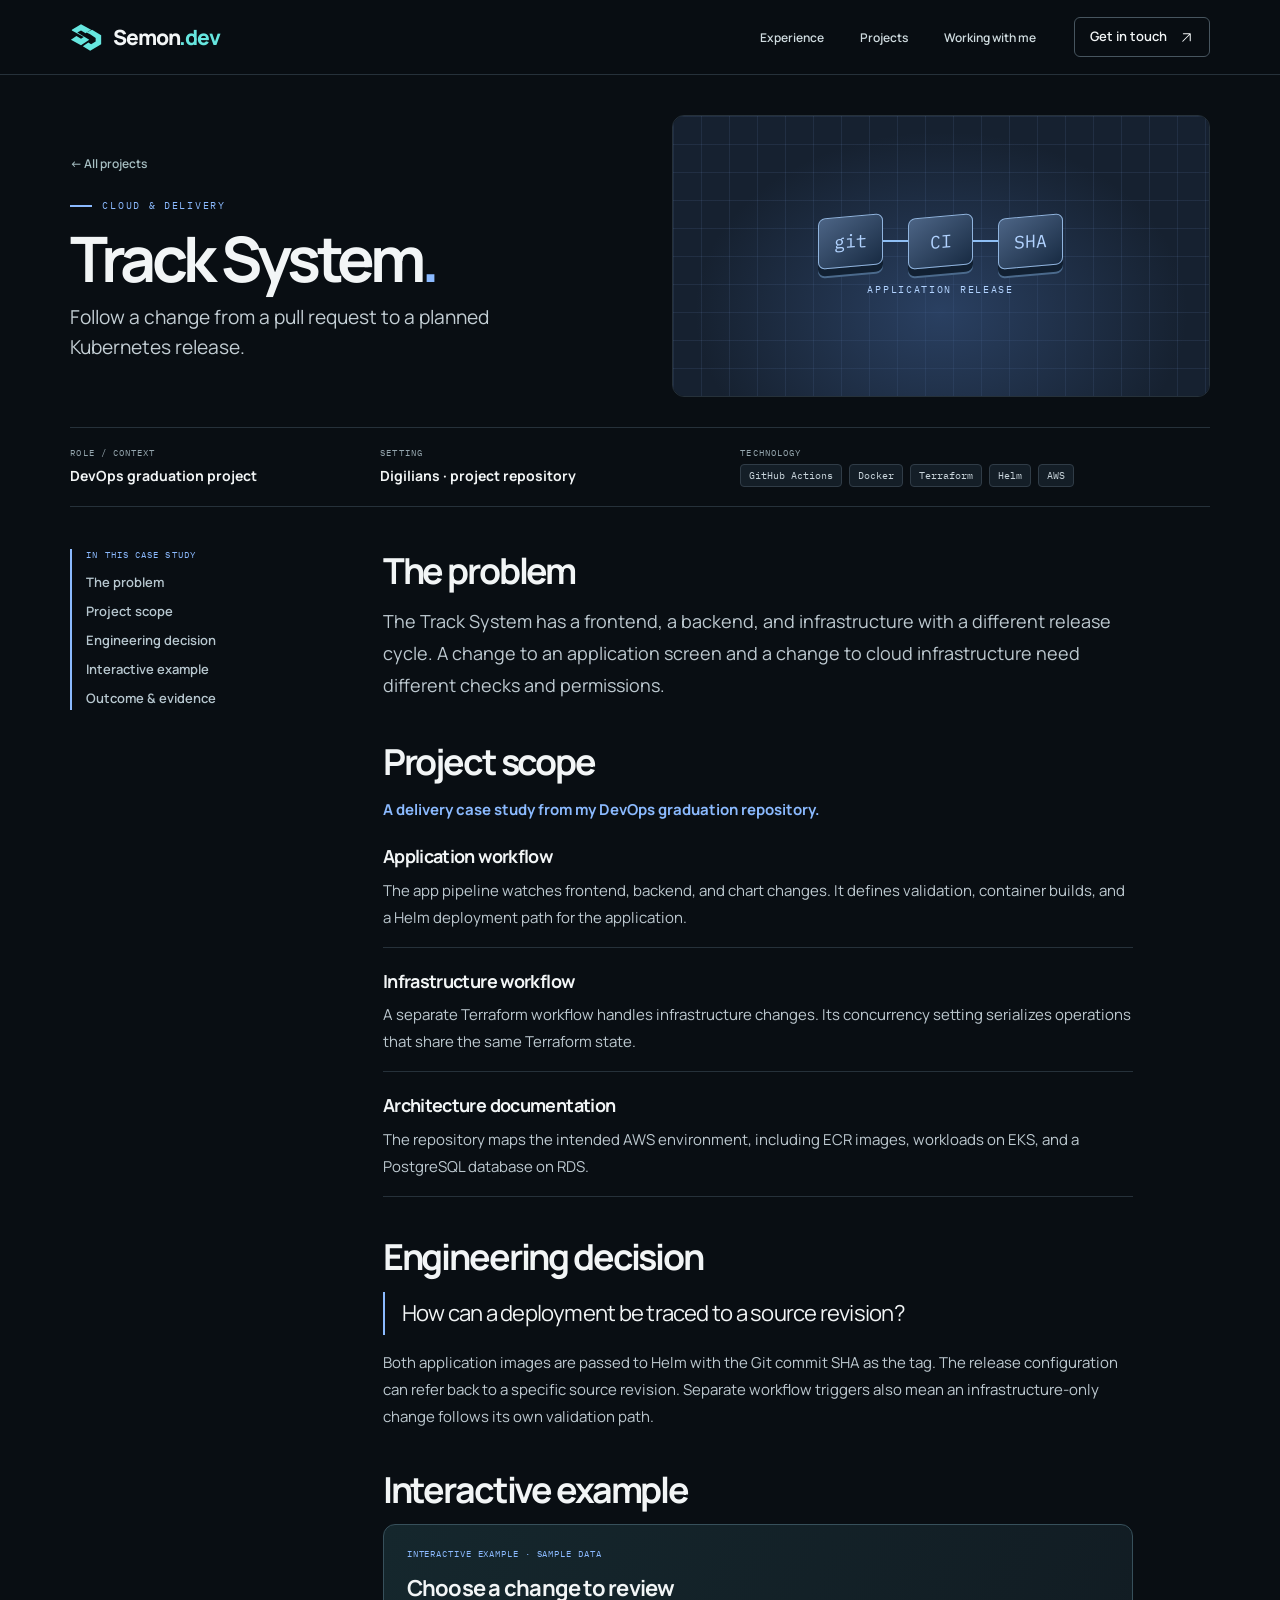
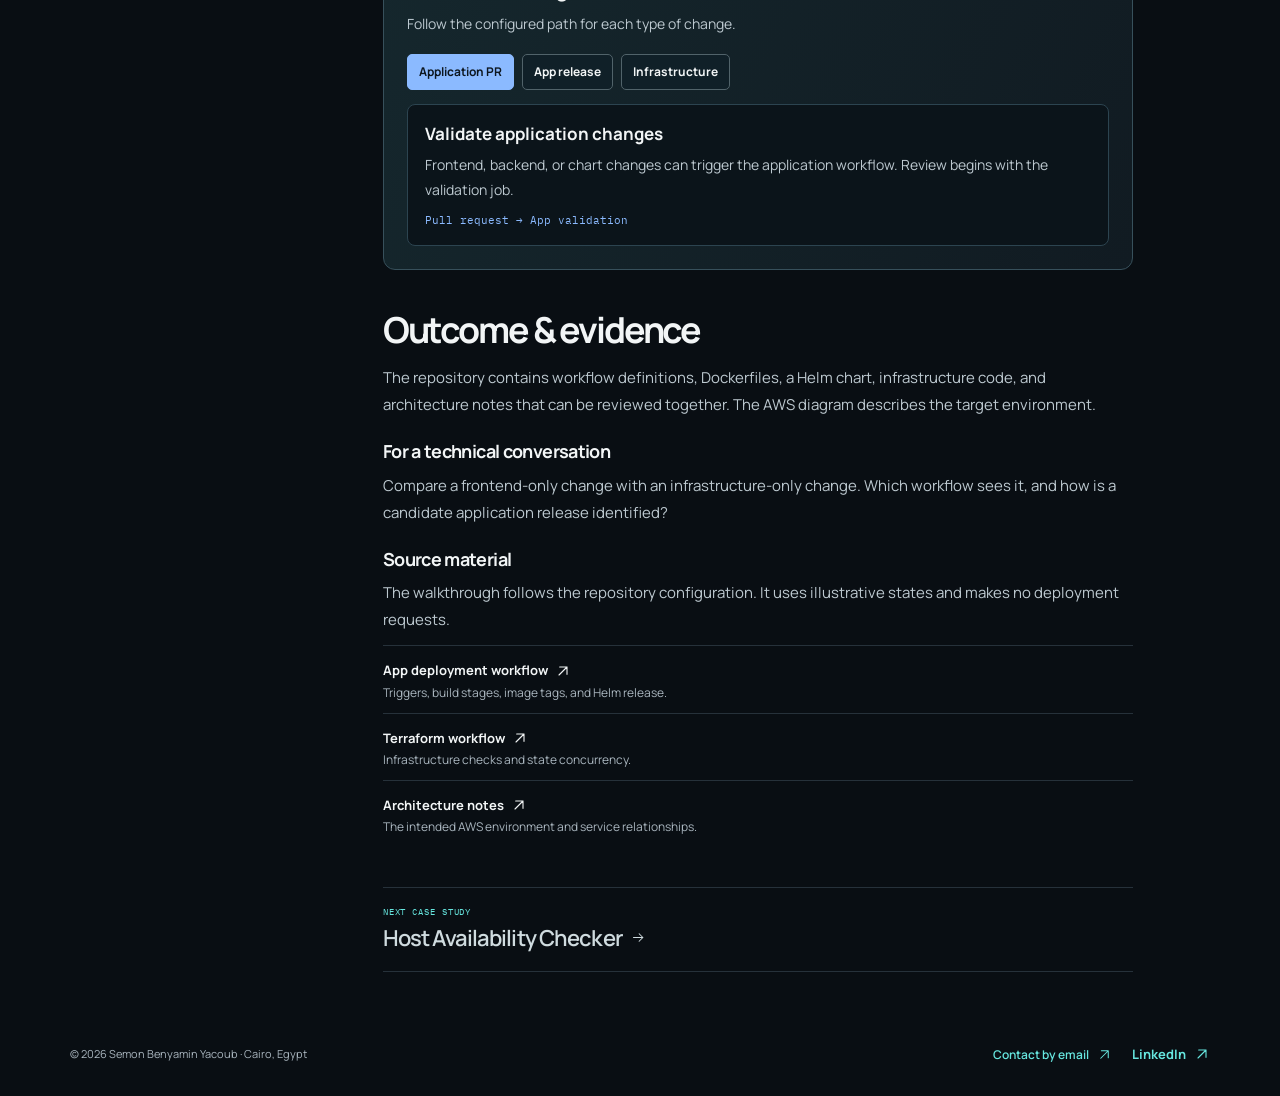
<file: work/track-system.html>
<!doctype html><html lang="en"><head><meta charset="utf-8"><meta name="viewport" content="width=device-width,initial-scale=1"><meta name="theme-color" content="#090e13"><title>Track System | Semon Benyamin</title><meta name="description" content="Follow a change from a pull request to a planned Kubernetes release."><meta property="og:title" content="Track System | Semon Benyamin"><meta property="og:description" content="Follow a change from a pull request to a planned Kubernetes release."><link rel="icon" href="../assets/mark.svg"><link rel="stylesheet" href="../style.css"><link rel="stylesheet" href="../editorial.css"><script defer src="../stack.js"></script><script defer src="../app.js"></script></head><body><svg xmlns="http://www.w3.org/2000/svg" class="defs" aria-hidden="true">
<symbol id="logo" viewBox="0 0 36 34"><path d="M2 9 12 3l11 6-6 4-5-3-4 2 13 8-9 6L1 20l6-4 5 3 3-2L2 10Z" fill="currentColor"/><path d="m24 9 10 6v10l-12 7-8-5 6-4 3 2 5-3v-4l-6-4-4-2Z" fill="currentColor"/></symbol>
<symbol id="arr" viewBox="0 0 24 24"><path d="M4 12h15m-6-6 6 6-6 6"/></symbol>
<symbol id="ne" viewBox="0 0 24 24"><path d="M6 18 18 6M7 6h11v11"/></symbol>
<symbol id="down" viewBox="0 0 24 24"><path d="M12 3v12m-5-5 5 5 5-5M4 16v4h16v-4"/></symbol>
<symbol id="pin" viewBox="0 0 24 24"><path d="M19 10c0 5-7 11-7 11S5 15 5 10a7 7 0 1 1 14 0Z"/><circle cx="12" cy="10" r="2"/></symbol>
<symbol id="gh" viewBox="0 0 24 24"><path fill="currentColor" stroke="none" d="M12 .9a11.1 11.1 0 0 0-3.5 21.7c.6.1.8-.2.8-.5v-2.2c-3.4.7-4.1-1.4-4.1-1.4-.5-1.3-1.3-1.6-1.3-1.6-1.1-.7.1-.7.1-.7 1.2.1 1.8 1.2 1.8 1.2 1 1.8 2.7 1.3 3.5 1 .1-.8.4-1.3.8-1.6-2.7-.3-5.5-1.3-5.5-6a4.8 4.8 0 0 1 1.2-3.3c-.1-.3-.5-1.6.1-3.2 0 0 1-.3 3.4 1.2a11.7 11.7 0 0 1 6.2 0c2.4-1.5 3.4-1.2 3.4-1.2.6 1.6.2 2.9.1 3.2a4.8 4.8 0 0 1 1.2 3.3c0 4.7-2.8 5.7-5.5 6 .5.4.8 1.1.8 2.2v3.1c0 .3.2.6.8.5A11.1 11.1 0 0 0 12 .9Z"/></symbol>
</svg><a class="skip" href="#content">Skip to content</a><header><div class="wrap nav"><a class="brand" href="../index.html"><svg><use href="#logo"/></svg>Semon<span>.dev</span></a><nav aria-label="Main navigation"><a class="text-link" href="../index.html#story">Experience</a><a class="text-link" href="../index.html#work">Projects</a><a class="text-link" href="../index.html#hiring">Working with me</a></nav><a class="nav-contact" href="../index.html#contact">Get in touch <svg class="ic" aria-hidden="true"><use href="#ne"/></svg></a></div></header><main id="content" style="--case:#8bbaff"><section class="case-mast wrap"><div class="case-title"><a class="text-link" href="../index.html#work">← All projects</a><div class="kicker"><span></span>CLOUD & DELIVERY</div><h1>Track System<span>.</span></h1><p>Follow a change from a pull request to a planned Kubernetes release.</p></div><div class="case-visual"><div class="diagram-art delivery " aria-hidden="true"><span class="pipeline"><b>git</b><i></i><b>CI</b><i></i><b>SHA</b></span><small>APPLICATION RELEASE</small></div></div></section><div class="case-facts wrap"><div><small>ROLE / CONTEXT</small><strong>DevOps graduation project</strong></div><div><small>SETTING</small><strong>Digilians · project repository</strong></div><div><small>TECHNOLOGY</small><div class="tags"><span>GitHub Actions</span><span>Docker</span><span>Terraform</span><span>Helm</span><span>AWS</span></div></div></div>
<div class="wrap case-layout"><aside><strong>IN THIS CASE STUDY</strong><nav aria-label="Case study contents"><a class="text-link" href="#problem">The problem</a><a class="text-link" href="#ownership">Project scope</a><a class="text-link" href="#decision">Engineering decision</a><a class="text-link" href="#walkthrough">Interactive example</a><a class="text-link" href="#outcome">Outcome & evidence</a></nav></aside><article class="case-body"><section id="problem"><h2>The problem</h2><p class="lead">The Track System has a frontend, a backend, and infrastructure with a different release cycle. A change to an application screen and a change to cloud infrastructure need different checks and permissions.</p></section><section id="ownership"><h2>Project scope</h2><p class="ownership">A delivery case study from my DevOps graduation repository.</p><div class="contribution"><h3>Application workflow</h3><p>The app pipeline watches frontend, backend, and chart changes. It defines validation, container builds, and a Helm deployment path for the application.</p></div><div class="contribution"><h3>Infrastructure workflow</h3><p>A separate Terraform workflow handles infrastructure changes. Its concurrency setting serializes operations that share the same Terraform state.</p></div><div class="contribution"><h3>Architecture documentation</h3><p>The repository maps the intended AWS environment, including ECR images, workloads on EKS, and a PostgreSQL database on RDS.</p></div></section><section id="decision"><h2>Engineering decision</h2><blockquote>How can a deployment be traced to a source revision?</blockquote><p>Both application images are passed to Helm with the Git commit SHA as the tag. The release configuration can refer back to a specific source revision. Separate workflow triggers also mean an infrastructure-only change follows its own validation path.</p></section><section id="walkthrough"><h2>Interactive example</h2><div class="lab" data-lab="scenes"><div class="lab-type">INTERACTIVE EXAMPLE · SAMPLE DATA</div><h3>Choose a change to review</h3><p>Follow the configured path for each type of change.</p><div class="pickers"><button type="button" class="pick" aria-pressed="true" data-scene="0">Application PR</button><button type="button" class="pick" aria-pressed="false" data-scene="1">App release</button><button type="button" class="pick" aria-pressed="false" data-scene="2">Infrastructure</button></div><div aria-live="polite"><div class="scene" data-pane="0" ><strong>Validate application changes</strong><p>Frontend, backend, or chart changes can trigger the application workflow. Review begins with the validation job.</p><code>Pull request → App validation</code></div><div class="scene" data-pane="1" hidden><strong>Identify the release</strong><p>The release path passes the commit SHA as the tag for both images when Helm updates the application.</p><code>Source revision → Image tag → Helm release</code></div><div class="scene" data-pane="2" hidden><strong>Plan infrastructure changes</strong><p>The infrastructure workflow has its own path filters and Terraform validation. Shared-state operations use a concurrency group.</p><code>Infrastructure change → Validate → Plan</code></div></div></div></section><section id="outcome"><h2>Outcome &amp; evidence</h2><p>The repository contains workflow definitions, Dockerfiles, a Helm chart, infrastructure code, and architecture notes that can be reviewed together. The AWS diagram describes the target environment.</p><h3>For a technical conversation</h3><p>Compare a frontend-only change with an infrastructure-only change. Which workflow sees it, and how is a candidate application release identified?</p><h3>Source material</h3><p>The walkthrough follows the repository configuration. It uses illustrative states and makes no deployment requests.</p><ul class="sources"><li><a class="source" href="https://github.com/semonbenyamen/Graduation-DevOps-Project/blob/c6f40654c0d0c5925ce534dd06037470070ee67b/.github/workflows/app-deploy.yml" target="_blank" rel="noopener">App deployment workflow <svg class="ic" aria-hidden="true"><use href="#ne"/></svg></a><span>Triggers, build stages, image tags, and Helm release.</span></li><li><a class="source" href="https://github.com/semonbenyamen/Graduation-DevOps-Project/blob/c6f40654c0d0c5925ce534dd06037470070ee67b/.github/workflows/terraform.yml" target="_blank" rel="noopener">Terraform workflow <svg class="ic" aria-hidden="true"><use href="#ne"/></svg></a><span>Infrastructure checks and state concurrency.</span></li><li><a class="source" href="https://github.com/semonbenyamen/Graduation-DevOps-Project/blob/c6f40654c0d0c5925ce534dd06037470070ee67b/docs/ARCHITECTURE.md" target="_blank" rel="noopener">Architecture notes <svg class="ic" aria-hidden="true"><use href="#ne"/></svg></a><span>The intended AWS environment and service relationships.</span></li></ul></section><div class="next-case"><span>NEXT CASE STUDY</span><a class="text-link" href="host-checker.html">Host Availability Checker <svg class="ic" aria-hidden="true"><use href="#arr"/></svg></a></div></article></div></main><footer class="wrap"><span>© 2026 Semon Benyamin Yacoub · Cairo, Egypt</span><div class="footer-links"><a class="text-link" href="mailto:semobenyamen@gmail.com">Contact by email <svg class="ic" aria-hidden="true"><use href="#ne"/></svg></a><a class="source" href="https://www.linkedin.com/in/semon-benyamin" target="_blank" rel="noopener">LinkedIn <svg class="ic" aria-hidden="true"><use href="#ne"/></svg></a></div></footer></body></html>
</file>
<file: style.css>
@font-face{font-family:Manrope;src:url(assets/manrope-400.ttf)}@font-face{font-family:Manrope;src:url(assets/manrope-600.ttf);font-weight:600}@font-face{font-family:Manrope;src:url(assets/manrope-700.ttf);font-weight:700}@font-face{font-family:Manrope;src:url(assets/manrope-800.ttf);font-weight:800}@font-face{font-family:Plex;src:url(assets/ibm-plex-mono-400.ttf)}
:root{color-scheme:dark;--bg:#090e13;--panel:#0f161d;--line:#26313a;--cyan:#66e6df;--white:#f2f5f6;--muted:#a9b5be;--mono:Plex,monospace}
*{box-sizing:border-box}html{scroll-behavior:smooth;scroll-padding-top:80px}body{margin:0;background:var(--bg);color:var(--white);font:400 16px/1.65 Manrope,Arial,sans-serif}button,a{font:inherit}a{color:inherit;text-decoration:none}button{color:inherit;cursor:pointer}button:focus-visible,a:focus-visible,canvas:focus-visible{outline:2px solid var(--cyan);outline-offset:4px}button{background:none;border:0}h1,h2,h3,p,figure{margin:0}.defs{position:absolute;width:0;height:0;overflow:hidden}.ic{width:19px;height:19px;fill:none;stroke:currentColor;stroke-width:1.65;stroke-linecap:round;stroke-linejoin:round;flex:none}.small{width:14px;height:14px}.wrap{width:min(1232px,89%);margin-inline:auto}.skip{position:fixed;top:-100px;z-index:10;background:var(--cyan);color:#0a1217;padding:8px}.skip:focus{top:8px}
header{border-bottom:1px solid var(--line);background:#090e13f5;position:relative;z-index:3}.nav{height:74px;display:flex;align-items:center;gap:38px}.brand{display:inline-flex;align-items:center;font-size:21px;font-weight:800;letter-spacing:-1.2px;line-height:1}.brand svg{width:33px;height:32px;color:var(--cyan);margin-right:10px}.brand span{color:var(--cyan)}nav{display:flex;gap:36px;margin-left:auto}nav a,.nav-contact{font-size:13px;font-weight:600}nav a{color:#c3cdd3}nav a:hover,.text-link:hover,.email:hover,footer a:hover{color:var(--cyan)}.nav-contact{border:1px solid #47555f;display:inline-flex;align-items:center;gap:12px;padding:8px 15px;border-radius:6px}.nav-contact:hover,.secondary:hover{border-color:var(--cyan);background:#16232a}.nav-contact svg{width:15px;height:15px}
.hero{display:grid;grid-template-columns:1fr 1.03fr;align-items:center;gap:5%;padding-block:57px 51px}.availability{color:#b8cdce;font:11px var(--mono);display:flex;align-items:center;gap:10px}.availability i,.plot-foot i{display:inline-block;width:7px;height:7px;border-radius:50%;background:var(--cyan);box-shadow:0 0 10px #54e2d67a}.intro h1{font-weight:800;font-size:clamp(70px,7.45vw,110px);line-height:.98;letter-spacing:-.075em;margin:22px 0 20px}.intro h1 em{font-style:normal;color:var(--cyan)}.intro h1 em span{color:#b9f7ed}.intro h2{font-size:clamp(20px,1.72vw,26px);line-height:1.25;font-weight:600;letter-spacing:-.055em}.intro p{color:var(--muted);font-size:15px;line-height:1.72;max-width:444px;margin-top:12px}.actions{display:flex;align-items:center;gap:12px;margin-top:25px}.btn{display:inline-flex;gap:16px;align-items:center;justify-content:center;min-height:43px;border-radius:6px;font-size:13px;font-weight:800;padding:10px 17px;transition:background .15s,transform .15s}.btn:hover{transform:translateY(-2px)}.primary{background:var(--cyan);color:#072225;border:1px solid var(--cyan)}.primary:hover{background:#a2fff4}.secondary{border:1px solid #3a4853;background:#101820}.btn .ic{width:16px;height:16px}
.stack{position:relative;height:clamp(375px,31vw,451px);border:1px solid #26353e;border-radius:13px;overflow:hidden;background-color:#0a141b;background-image:radial-gradient(ellipse at 50% 52%,#16434d77,transparent 69%),linear-gradient(#44667718 1px,transparent 1px),linear-gradient(90deg,#44667718 1px,transparent 1px);background-size:auto,28px 28px,28px 28px}.plot-head,.plot-foot{position:absolute;z-index:1;left:18px;right:18px;display:flex;gap:11px;align-items:center;color:#a0b3bf;font:9px var(--mono);letter-spacing:.1em;pointer-events:none}.plot-head{top:14px}.cross{color:var(--cyan);font-size:17px;line-height:1}.plot-head .rule{width:21px;height:1px;background:#566874}.plot-foot{bottom:14px;justify-content:space-between;color:#94a7b0;font-size:9px}.plot-foot i{width:5px;height:5px;margin-right:5px}.plot-foot b{font-size:15px;vertical-align:-1px;color:var(--cyan)}#model{display:block;width:100%;height:100%;cursor:grab;touch-action:pan-y}#model:active{cursor:grabbing}
.metrics{display:grid;grid-template-columns:repeat(4,1fr);border:1px solid var(--line);border-radius:9px;background:#0e151c;padding:20px 0}.metrics>div{padding:0 24px;display:flex;gap:15px;align-items:center;border-left:1px solid var(--line)}.metrics>div:first-child{border:0}.metrics strong{font:400 clamp(24px,2.25vw,35px)/1 var(--mono);color:var(--cyan);letter-spacing:-.08em}.metrics span{color:#c1cbd2;font-size:12px;font-weight:600;line-height:1.4}
.section{padding-top:80px}.kicker{font:10px/1.4 var(--mono);letter-spacing:.17em;color:var(--cyan);display:flex;align-items:center;gap:10px}.kicker>span{width:22px;height:2px;background:var(--cyan)}.section-head{display:flex;justify-content:space-between;align-items:center;gap:16px;margin:9px 0 25px}.section-head h2,.contact h2{font-size:clamp(37px,3.6vw,56px);letter-spacing:-.065em;line-height:1.12;font-weight:700}.section-head h2 span,.contact h2 span{color:var(--cyan)}.text-link{display:inline-flex;align-items:center;gap:8px;color:#cfdbdf;font:600 12px Manrope,sans-serif}.text-link .ic{width:15px;height:15px}.text-link .small{width:13px;height:13px}
.projects{display:grid;grid-template-columns:1fr 1fr;gap:24px}.project{border:1px solid var(--line);background:var(--panel);border-radius:12px;overflow:hidden;transition:transform .25s,border-color .25s;position:relative;display:flex;flex-direction:column}.project:hover,.project:focus-within{border-color:#68818a;transform:translateY(-3px)}.art{height:clamp(185px,16vw,235px);position:relative;overflow:hidden;background:#16242c}.art img{width:100%;height:100%;object-fit:cover;object-position:50% 48%;transition:transform .7s}.project:hover img{transform:scale(1.04)}.art>span{position:absolute;top:15px;left:16px;display:flex;align-items:center;gap:7px;border:1px solid #ffffff45;border-radius:4px;padding:4px 8px;background:#090d15cc;color:#f0f4f6;font:9px var(--mono);letter-spacing:.1em}.art>span:before{content:"";width:5px;height:5px;background:var(--tint);border-radius:50%}.project-body{padding:21px 23px 22px;flex:1;display:flex;flex-direction:column}.card-heading{display:flex;align-items:center;justify-content:space-between;gap:12px}.card-heading h3{font-size:26px;line-height:1.25;letter-spacing:-.055em}.case-button{width:33px;height:33px;display:grid;place-items:center;border:1px solid var(--line);border-radius:50%;color:#cbd7dc}.case-button:after{content:"";position:absolute;inset:0}.case-button .ic{width:15px;height:15px}.project-body p{font-size:14px;color:var(--muted);margin:8px 0 18px}.tags{display:flex;gap:7px;flex-wrap:wrap;margin-top:auto}.tags span{border:1px solid #303c47;background:#141e27;color:#c8d4db;padding:4px 8px;border-radius:4px;font:10px var(--mono)}
.exp,.background,.tools>div{border-top:1px solid var(--line)}.exp{display:grid;grid-template-columns:28% 1fr;padding:26px 0}.exp-date{font:11px var(--mono);color:var(--cyan);margin-top:7px}.exp h3,.background h3,.tools h3{font-size:21px;letter-spacing:-.035em}.exp h3 span{color:var(--cyan)}.exp p,.tools p{color:var(--muted);font-size:14px;max-width:720px;margin-top:8px}.check{color:var(--cyan);margin-right:5px}.background,.tools{display:grid;grid-template-columns:1fr 1fr;gap:22px 40px}.background{padding-top:25px}.background p{margin-top:15px}.background strong,.background small{display:block;font-size:14px}.background small{color:var(--muted);font-size:12px;margin-top:4px}.tools>div{padding-top:15px}.contact{margin:80px auto 0;padding:56px 0;background:radial-gradient(ellipse at 85% 120%,#163340 0,transparent 60%),#0e171e;border-block:1px solid var(--line)}.contact h2{margin:11px 0}.contact p,.email{color:var(--muted);font-size:14px}.contact .actions{gap:25px}.email{display:inline-block;margin-top:15px}footer{display:flex;justify-content:space-between;padding:20px 0;font-size:11px;color:var(--muted)}
dialog{border:1px solid #44545e;border-radius:14px;background:#101820;color:var(--white);padding:0;width:min(630px,92vw);max-height:85dvh;overscroll-behavior:contain}dialog::backdrop{background:#02070bd9;backdrop-filter:blur(7px)}body:has(dialog[open]){overflow:hidden}.close{position:absolute;right:12px;top:12px;background:#080e16e8;border:1px solid #72818b;border-radius:50%;width:39px;height:39px;font-size:25px;line-height:1;z-index:2}.detail-art{width:100%;height:155px;object-fit:cover;display:block}.detail-inner{padding:24px 28px 30px}.detail-inner h2{font-size:34px;letter-spacing:-.055em;margin:6px 0 8px;line-height:1.15}.detail-inner p,.detail-inner li{font-size:14px;color:#c1cdd4}.detail-inner h3{margin:20px 0 8px;font-size:17px}.detail-inner ul{padding-left:19px;margin:0}.detail-inner li{margin:6px 0}.detail-inner .actions{flex-wrap:wrap}
@media(min-width:1450px){.hero{padding-block:70px}}
@media(max-width:960px){.nav{gap:22px}nav{gap:22px}.hero{gap:3%}.stack{height:350px}.intro h1{font-size:clamp(68px,8.4vw,82px)}.metrics>div{padding-inline:15px;gap:10px}.metrics span{font-size:11px}.intro p{font-size:14px}}
@media(max-width:720px){.wrap{width:calc(100% - 36px)}.nav{height:62px;gap:15px}.brand{font-size:18px}.brand svg{width:27px;margin-right:6px}nav{gap:13px}nav a,.nav-contact{font-size:11px}.nav-contact{gap:5px;padding:6px 8px}.hero{grid-template-columns:1fr;padding-block:35px 24px;gap:26px}.intro h1{font-size:clamp(69px,14vw,85px);margin:18px 0 14px}.intro h2{font-size:22px}.intro p{max-width:460px}.stack{height:clamp(295px,65vw,370px)}.metrics{grid-template-columns:repeat(2,1fr);padding:0}.metrics>div{padding:15px;gap:12px}.metrics>div:nth-child(3){border-left:0}.metrics>div:nth-child(n+3){border-top:1px solid var(--line)}.section{padding-top:49px}.projects{gap:18px}.project-body{padding:16px}.art{height:165px}.card-heading h3{font-size:22px}.exp{grid-template-columns:1fr;gap:10px}.section-head{margin:8px 0 20px}.contact{margin-top:48px}.section-head h2{font-size:37px}}
@media(max-width:520px){.nav{justify-content:space-between}.nav nav{margin-left:auto}.nav nav a:not(:first-child){display:none}.nav-contact{padding:7px 10px}.projects,.background,.tools{grid-template-columns:1fr}.art{height:190px}.text-link{font-size:11px}.btn{font-size:12px}.section-head h2{font-size:34px}.detail-inner{padding:19px}.detail-art{height:125px}}
@media(prefers-reduced-motion:reduce){html{scroll-behavior:auto}*,*:before,*:after{transition:none!important;animation:none!important}}
</file>
<file: editorial.css>
.coverhero{position:relative;isolation:isolate;overflow:hidden;background:#120e1b;border-bottom:1px solid #363341}.cover-photo,.cover-shade{position:absolute;inset:0;width:100%;height:100%;z-index:-1}.cover-photo{object-fit:cover;object-position:center 49%}.cover-shade{background:linear-gradient(90deg,#090d12 1%,#0a0c12f0 21%,#0a0c12bb 39%,#080a101a 63%,transparent 80%),linear-gradient(0deg,#0b0b13ba,transparent 30%)}.cover-inner{min-height:530px;display:flex;align-items:center;justify-content:space-between;padding-block:62px;position:relative}.hero-text{width:51%;max-width:580px}.hero-text h1{font-size:clamp(72px,7.7vw,110px);line-height:.98;letter-spacing:-.081em;margin:23px 0 18px;font-weight:800}.hero-text em{font-style:normal;color:#c9aff4}.hero-text h2{font-size:clamp(20px,1.8vw,27px);letter-spacing:-.04em}.hero-text p{font-size:15px;line-height:1.72;max-width:480px;color:#c9c9d1;margin-top:11px}.cover-credit{position:absolute;right:0;bottom:29px;border-left:2px solid #c8a4f3;padding-left:12px;text-shadow:0 1px 8px #000}.cover-credit span,.card-meta,.case-facts small,.case-layout aside>strong,.lab-type,.next-case>span{display:block;font:10px var(--mono);letter-spacing:.12em}.cover-credit span{color:#d6c5e9}.cover-credit b{font-size:16px}.section-head .kicker{margin-bottom:10px}.timeline{display:grid;grid-template-columns:repeat(3,1fr);gap:30px}.timeline article{position:relative;padding:20px 3px 0 0;border-top:1px solid #35505a}.timeline article:before{content:"";position:absolute;top:-4px;left:0;width:7px;height:7px;background:var(--cyan);border-radius:50%}.timeline time,.lab-type,.next-case>span{color:var(--cyan);font:10px var(--mono);letter-spacing:.1em}.timeline h3,.hire-grid h3{font-size:23px;letter-spacing:-.055em;line-height:1.3;margin:10px 0}.timeline p,.hire-grid p{color:var(--muted);font-size:14px;line-height:1.8}.timeline a,.hire-grid a{margin-top:14px;color:var(--cyan)}.case-link,.source{display:inline-flex;align-items:center;gap:7px;font-weight:700;font-size:13px}.source:hover,.case-link:hover{color:var(--cyan)}.source .ic,.case-link .ic{width:16px;height:16px}.card-meta{color:#a0b1bc;letter-spacing:0;font-size:10px}.case-link{color:var(--tint);margin-top:13px;width:fit-content}.case-link:after{content:"";position:absolute;inset:0}.case-link:focus-visible:after{border:2px solid var(--cyan);border-radius:12px}.project-body p{margin:7px 0 13px}.diagram-art{height:100%;width:100%;display:flex;align-items:center;justify-content:center;flex-direction:column;gap:16px;background-color:#162130;background-image:radial-gradient(ellipse at 50% 70%,#3b5b8d88,transparent 65%),repeating-linear-gradient(90deg,#83a7e91a 0 1px,transparent 1px 28px),repeating-linear-gradient(#83a7e91a 0 1px,transparent 1px 28px);color:#b2d3ff}.diagram-art small,.keyline{font:10px var(--mono);letter-spacing:.17em}.pipeline{display:flex;align-items:center;gap:0}.pipeline b{display:grid;place-items:center;width:65px;height:51px;background:linear-gradient(145deg,#4c6485,#182b43);border:1px solid #90b4de;box-shadow:0 7px 0 #112032,0 9px 0 #4b6a8c;font:18px var(--mono);transform:skewY(-5deg);border-radius:7px}.pipeline i{height:2px;width:25px;background:#8ebef4}.identity{background-color:#28182f;background-image:radial-gradient(ellipse at 50% 60%,#71428688,transparent 66%),repeating-linear-gradient(45deg,#eabfff0b 0 1px,transparent 1px 10px);color:#f4d7ff;gap:8px}.keyart{font:76px/.9 Georgia,serif;text-shadow:6px 6px #824899}.keyline{color:#c4a7cf;font-size:8px}
.hiring{padding:48px 0 52px;background:#101b22;border-block:1px solid #2d4049;margin-top:75px}.hire-grid{display:grid;grid-template-columns:repeat(3,1fr);gap:35px}.hire-grid>div{border-top:1px solid #3b525b;padding-top:7px}.toolkit-layout{display:grid;grid-template-columns:1fr .9fr;gap:8%;align-items:center}.toolkit-layout h2{font-size:clamp(36px,3.6vw,54px);letter-spacing:-.065em;line-height:1.25;margin:8px 0 20px}.toolkit-layout h2 span{color:var(--cyan)}.skill-list p{border-top:1px solid var(--line);padding:10px 0;display:grid;grid-template-columns:100px 1fr;gap:12px;font-size:13px;color:var(--muted)}.skill-list b{color:#e0e8eb}.toolkit-layout details{border-top:1px solid var(--line);margin-top:6px;padding-top:8px;font-size:13px;color:var(--muted)}summary{cursor:pointer;color:#d4e9e8;font-weight:600}summary:focus-visible{outline:2px solid var(--cyan)}details p{margin-top:8px}.contact p{max-width:610px}.section{scroll-margin-top:0}.case-mast{display:grid;grid-template-columns:1fr .95fr;align-items:center;gap:35px;padding-block:40px 30px}.case-title>.text-link{margin-bottom:27px;color:#a6bec2}.case-title .kicker{color:var(--case)}.case-title .kicker span{background:var(--case)}.case-title h1{font-size:clamp(40px,4.9vw,76px);letter-spacing:-.072em;line-height:1.03;margin:13px 0}.case-title h1 span{color:var(--case)}.case-title p{font-size:clamp(17px,1.5vw,22px);color:#c3ced4;max-width:490px;line-height:1.55}.case-visual{height:clamp(230px,22vw,310px);border-radius:12px;overflow:hidden;border:1px solid var(--line)}.case-visual img{width:100%;height:100%;object-fit:cover}.case-facts{display:grid;grid-template-columns:.85fr 1fr 1.4fr;gap:25px;border-block:1px solid var(--line);padding-block:19px}.case-facts small{font-size:9px;color:#95a6ae;margin-bottom:6px}.case-facts strong{display:block;font-size:14px}.case-layout{display:grid;grid-template-columns:210px minmax(0,750px);gap:clamp(35px,8vw,120px);margin-top:42px}.case-layout aside{position:sticky;top:24px;align-self:start;border-left:2px solid var(--case);padding-left:14px}.case-layout aside>strong{color:var(--case);font-size:9px}.case-layout aside nav{display:grid;gap:5px;margin:10px 0 0}.case-layout aside nav a{display:inline-flex;margin:0;font-size:13px;color:#b7c7cf;padding:3px 0}.case-body>section{margin-bottom:38px;scroll-margin-top:5px}.case-body h2{font-size:clamp(28px,2.8vw,42px);line-height:1.2;letter-spacing:-.06em;margin-bottom:13px}.case-body h3{font-size:18px;letter-spacing:-.035em;margin:19px 0 5px}.case-body p{color:#bdc9d0;line-height:1.8;font-size:15px}.case-body .lead{font-size:18px}.case-body .ownership{font-weight:700;color:var(--case)}.case-body .contribution{border-bottom:1px solid var(--line);padding:0 0 16px}.case-body blockquote{border-left:2px solid var(--case);margin:14px 0;padding:6px 17px;color:var(--white);font-size:22px;line-height:1.4;letter-spacing:-.035em}.lab{border:1px solid #37505b;border-radius:12px;background:linear-gradient(115deg,#15272d,#111b22);padding:23px}.lab .lab-type{font-size:9px;letter-spacing:.1em;color:var(--case)}.lab h3{margin-top:11px;font-size:22px}.lab p{font-size:14px}.pickers,.lab-actions{display:flex;gap:8px;flex-wrap:wrap;margin:18px 0 14px}.pick,.reset{padding:7px 11px;border:1px solid #51636a;border-radius:5px;background:#102028;font-size:12px;font-weight:700}.pick:hover,.reset:hover{border-color:var(--case)}.pick[aria-pressed=true]{background:var(--case);color:#0d1720;border-color:var(--case)}.pick:disabled{opacity:.5;cursor:default}.reset{border:0;background:none;text-decoration:underline}.scene,.results{background:#0b141a;border:1px solid #2c4450;border-radius:8px;padding:15px 17px}.scene strong,.results strong{font-size:17px}.scene p{margin:4px 0 10px}.scene code{display:block;font:11px/1.6 var(--mono);color:var(--case)}.range-label{display:block;font-size:13px;margin-top:16px}.range-label output{float:right;color:var(--case)}.range-label input{display:block;width:100%;accent-color:var(--case);margin:12px 0 3px}.ticks{display:flex;justify-content:space-between;font:10px var(--mono);color:var(--muted);margin-bottom:14px}.results{display:grid;gap:3px}.results b{color:var(--case);font:12px var(--mono)}.results span{font-size:13px;color:#afbdc3}.sources{list-style:none;padding:0;margin:12px 0}.sources li{border-top:1px solid var(--line);padding:10px 0}.sources li span{display:block;font-size:12px;color:var(--muted)}.case-body .btn{margin-top:12px}.next-case{border-block:1px solid var(--line);padding:18px 0;margin:40px 0}.next-case a{font-size:22px;margin-top:6px;letter-spacing:-.04em}.next-case>span{font-size:9px}.case-body [hidden]{display:none}
@media(max-width:850px){.cover-inner{min-height:480px}.timeline,.hire-grid{gap:18px}.timeline h3,.hire-grid h3{font-size:20px}.case-layout{grid-template-columns:155px 1fr;gap:25px}}
@media(max-width:720px){.cover-inner{min-height:475px;padding:38px 0 80px}.hero-text{width:75%}.hero-text h1{font-size:72px}.cover-photo{object-position:62% 50%}.cover-shade{background:linear-gradient(90deg,#0a0e13f5,#0a0b13c9 47%,#0b091449 85%),linear-gradient(0deg,#0b0c14aa,transparent 65%)}.timeline,.hire-grid,.toolkit-layout{grid-template-columns:1fr}.timeline,.hire-grid{gap:22px}.timeline article{padding-top:13px}.timeline h3{margin:5px 0}.hiring{margin-top:48px;padding:36px 0}.toolkit-layout{gap:20px}.case-mast{grid-template-columns:1fr;gap:18px;padding-top:20px}.case-visual{height:185px}.case-facts{grid-template-columns:1fr 1fr;gap:13px}.case-facts>div:last-child{grid-column:1/-1}.case-layout{display:block;margin-top:20px}.case-layout aside{position:static;margin-bottom:24px}.case-layout aside nav{display:flex;gap:6px 15px;flex-wrap:wrap}.case-layout aside nav a{display:inline-flex}.cover-credit{bottom:14px}.nav nav{gap:14px}.case-title>.text-link{margin-bottom:14px}}
@media(max-width:520px){.cover-inner{min-height:585px;align-items:flex-start;padding-top:30px}.hero-text{width:100%}.hero-text h1{font-size:69px;margin:16px 0 11px}.hero-text p{max-width:350px;font-size:14px}.cover-photo{height:63%;top:auto;object-position:70% 63%}.cover-shade{background:linear-gradient(180deg,#0b0e14 0%,#0b0e14 35%,#0b0e14e8 52%,#0b0e1455 75%,#0b0e1450)}.cover-credit{right:auto;left:0;bottom:15px}.timeline p,.hire-grid p{font-size:14px}.contact .actions{flex-wrap:wrap}.nav nav a:nth-child(1){display:none}.nav nav a:nth-child(2){display:block}.lab{padding:15px}.case-body .lead{font-size:16px}.section-head .source{font-size:11px}.section-head{align-items:end}.case-facts strong{font-size:12px}.case-visual{height:150px}.case-layout aside nav a{display:inline-flex}.availability{font-size:10px}.hero-text .actions{margin-top:16px}}
.contact .actions{flex-wrap:wrap}
.more-work {margin-top:clamp(32px,5vw,64px)}
.more-work h3 {font-size:clamp(25px,3vw,38px);letter-spacing:-.05em;margin-bottom:20px}
.compact-grid,.credential-pair,.qualifications-grid {display:grid;gap:16px}
.compact-grid {grid-template-columns:repeat(3,minmax(0,1fr))}
.compact-project,.credential-pair article {padding:clamp(18px,2.2vw,30px);background:#101b23;border:1px solid #364956;border-top:3px solid var(--accent);border-radius:10px}
.compact-project {display:flex;flex-direction:column;gap:9px}
.compact-project:hover,.compact-project:focus-visible {background:#192733;border-color:var(--accent)}
.compact-project:focus-visible,.footer-links a:focus-visible {outline:2px solid var(--cyan);outline-offset:3px}
.compact-project small,.credential-pair time {font:12px var(--mono);color:var(--accent)}
.compact-project h4,.credential-pair h3 {font-size:clamp(19px,2vw,25px);letter-spacing:-.045em;line-height:1.22}
.compact-project p {font-size:14px;line-height:1.65;color:var(--muted)}
.compact-project>span {display:flex;align-items:center;gap:8px;margin-top:auto;padding-top:12px;font-size:13px;font-weight:700;color:var(--accent)}
.credential-pair {grid-template-columns:repeat(2,minmax(0,1fr));--accent:#c9aff4}
.credential-pair article {background:linear-gradient(115deg,#211c30,#131b25)}
.credential-pair h3 {margin-top:12px}
.qualifications-grid {grid-template-columns:1.8fr 1fr;gap:clamp(24px,5vw,70px);margin-top:30px}
.qualifications-grid h3 {font-size:20px;margin-bottom:12px}
.credential-list,.language-list {margin:0;padding:0;list-style:none}
.credential-list li,.language-list div {display:flex;justify-content:space-between;align-items:baseline;gap:14px;padding:11px 0;border-top:1px solid var(--line);font-size:14px}
.credential-list time,.language-list dd {white-space:nowrap;color:var(--muted);margin:0}
.footer-links,.footer-links a {display:flex;align-items:center;gap:8px}
.footer-links {gap:20px}
.footer-links a {color:var(--cyan);min-height:44px}
footer.wrap {align-items:center;flex-wrap:wrap;gap:6px 20px}
@media(max-width:720px){.compact-grid,.qualifications-grid {grid-template-columns:1fr}}
@media(max-width:520px){.credential-pair {grid-template-columns:1fr}.credential-list time {font-size:12px}}
</file>
